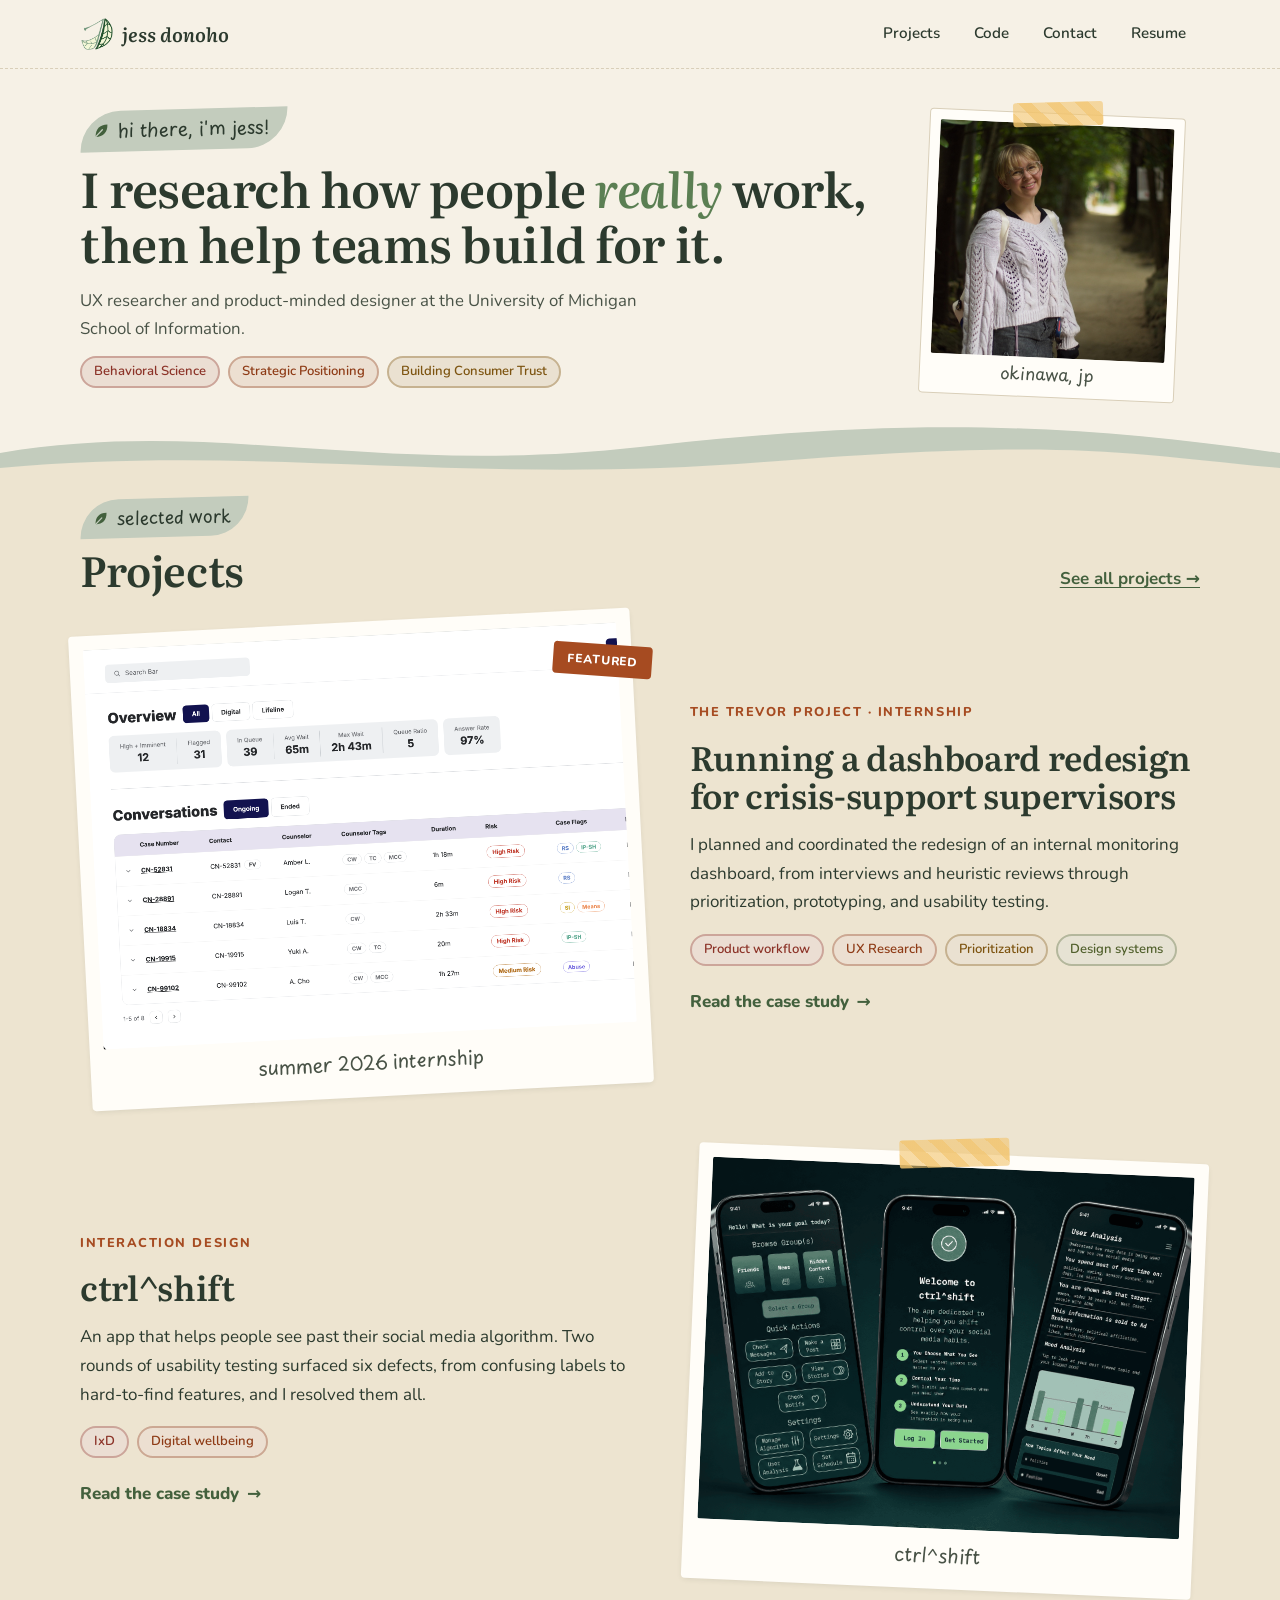
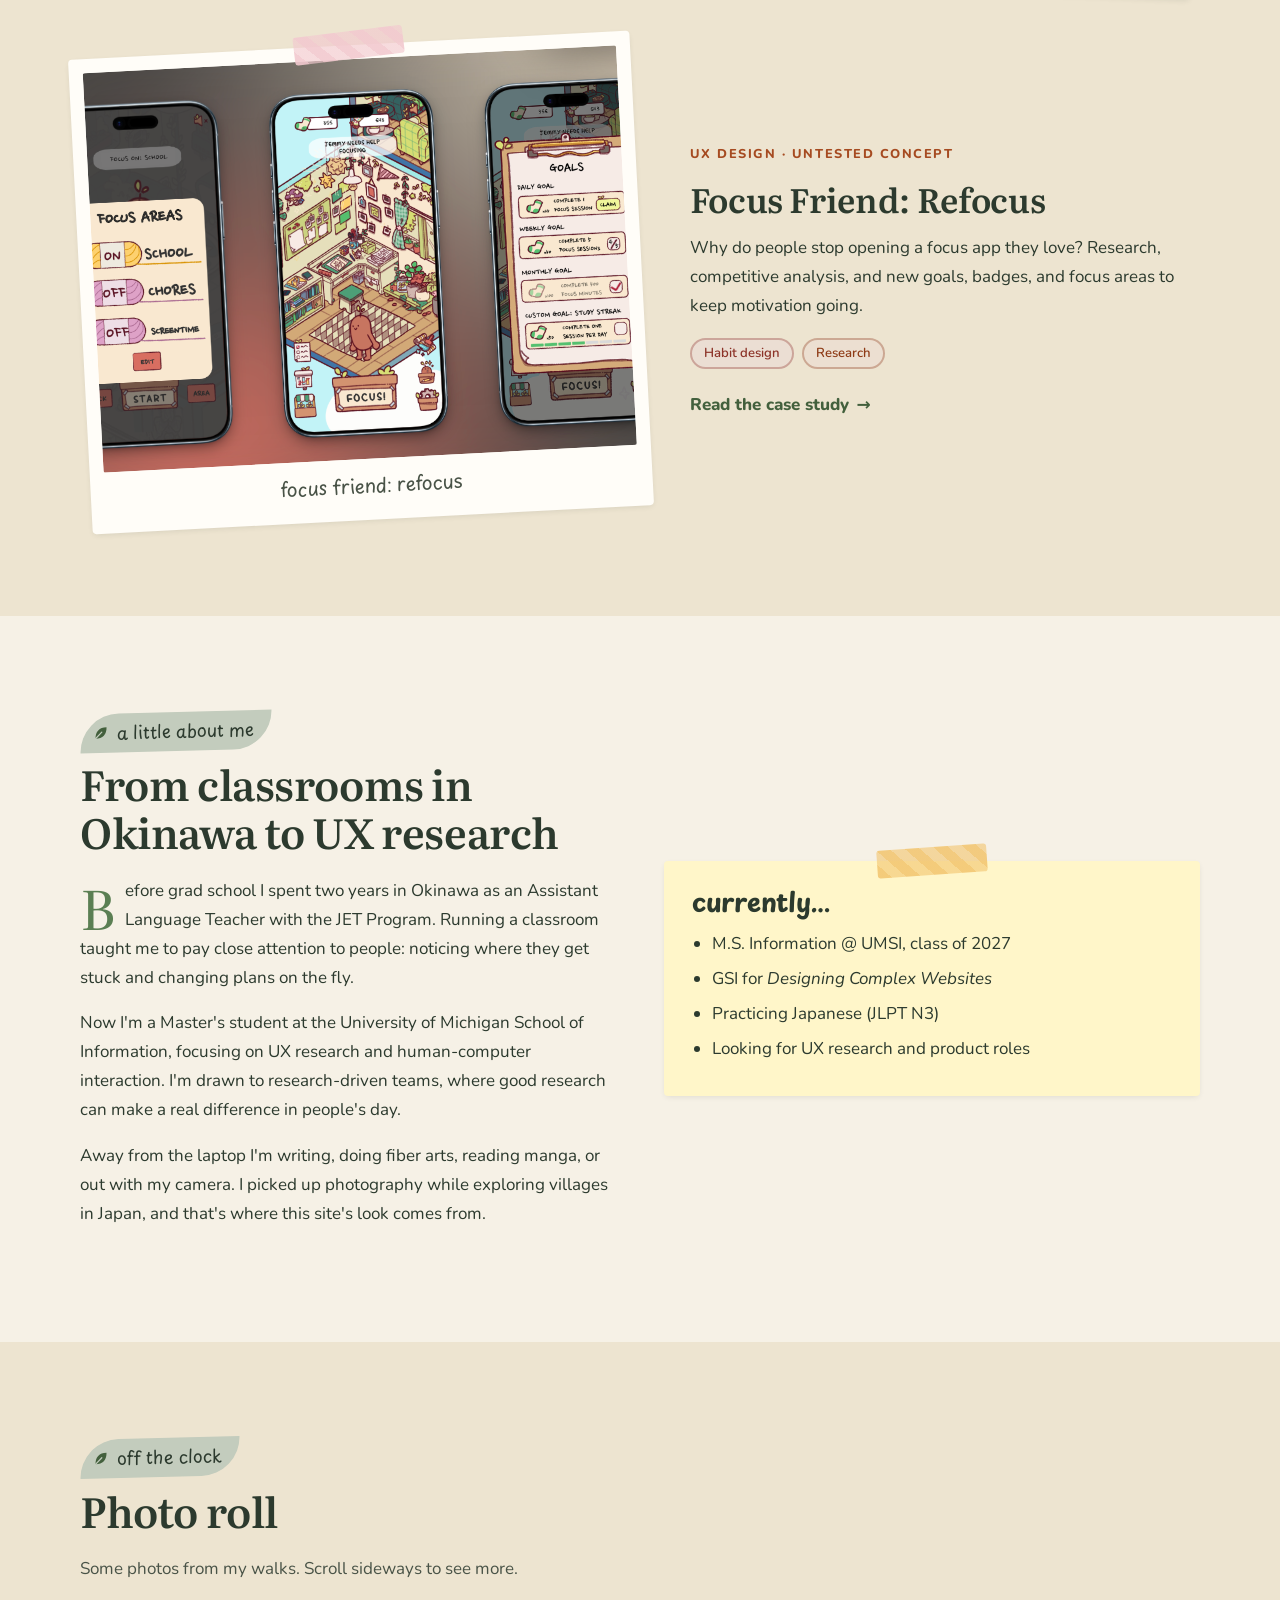
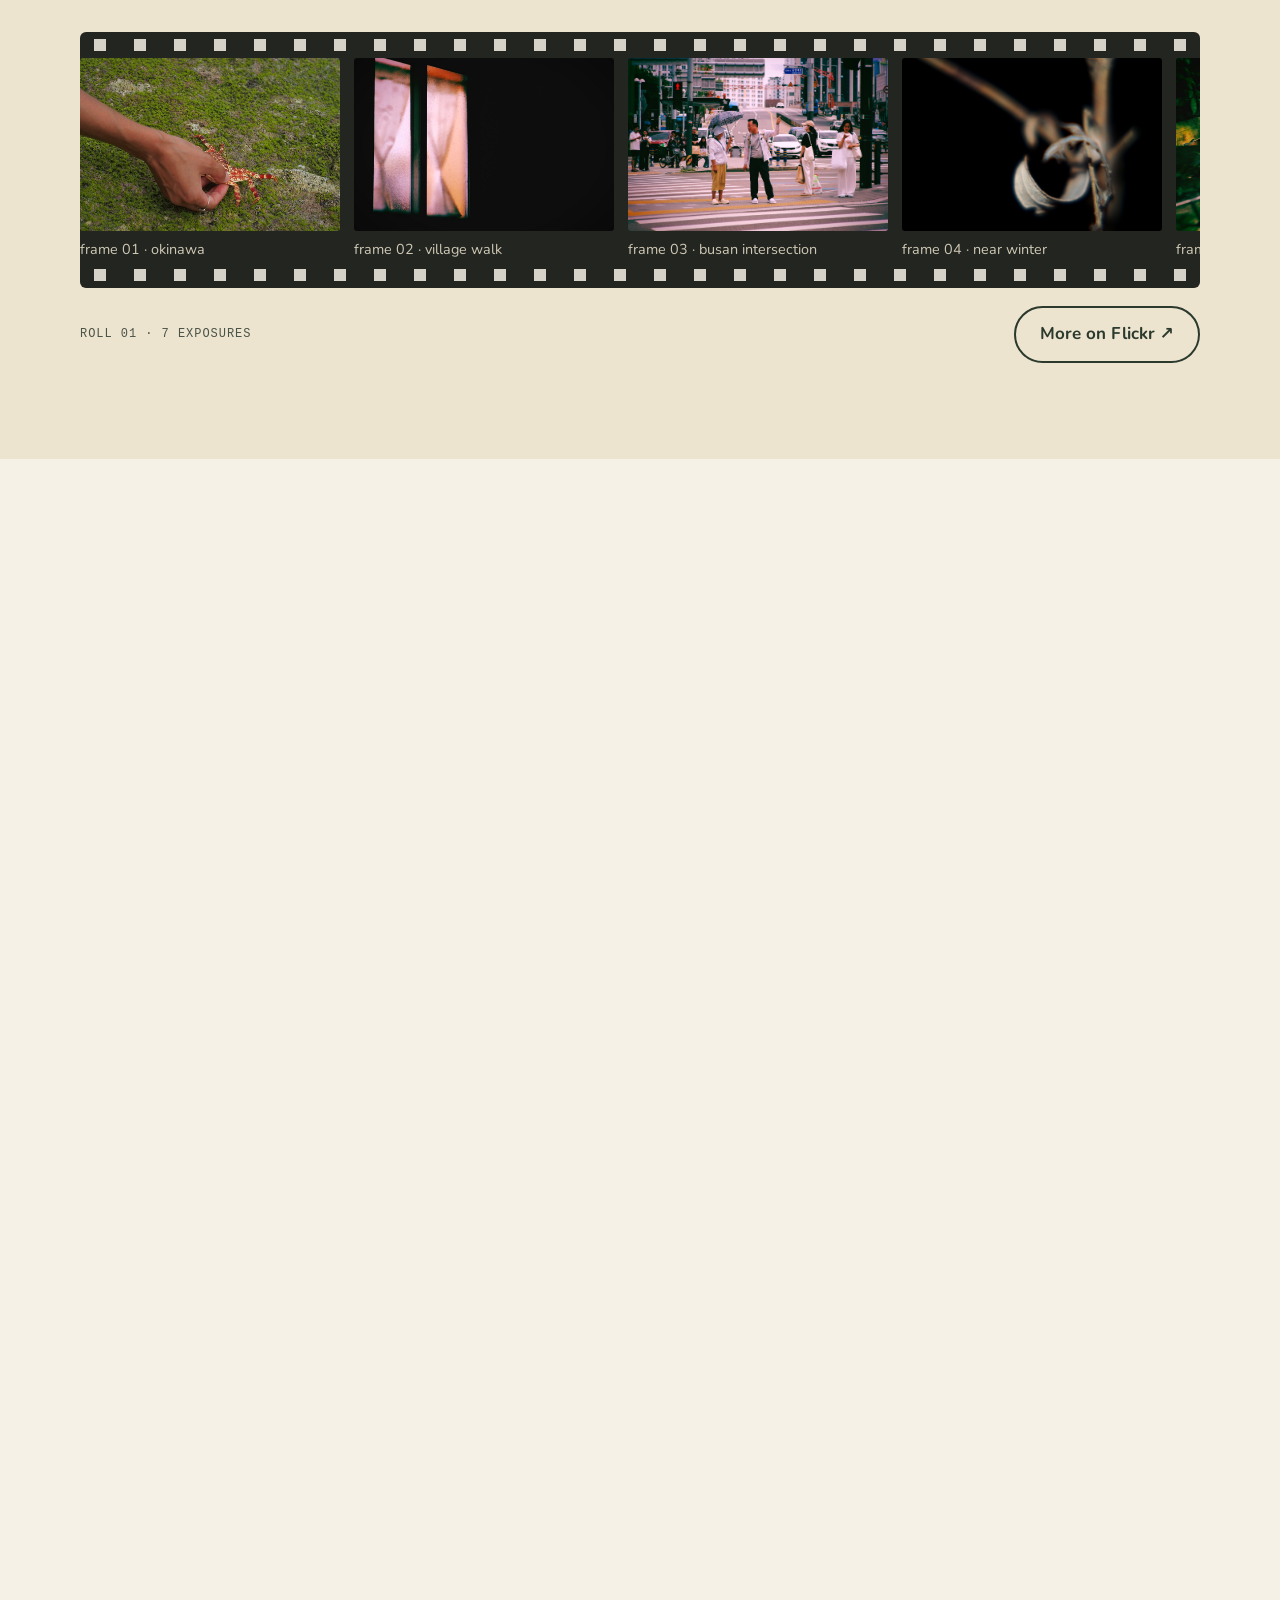
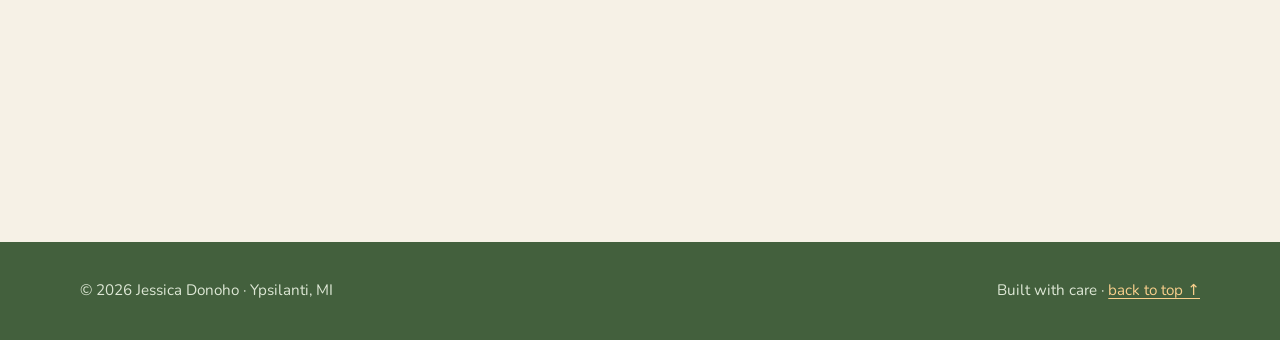
<file: index.html>
<!DOCTYPE html>
<!--
  ==========================================================================
  HOME PAGE — index.html

  PAGE MAP (search these names to jump to a section):
    <head>            fonts, page title, description
    SITE HEADER       logo + navigation (copy any change to every page!)
    HERO              name, tagline, keywords, portrait, rolling hills
    ABOUT             short bio + "currently" sticky note
    WORK              project cards (add new projects here)
    PHOTO ROLL        film-strip photo gallery
    EXPERIENCE        timeline + education
    CONTACT           email / LinkedIn / Flickr / resume
    SITE FOOTER

  IMAGES: put files in /images using the exact names in each <img src="...">.
  Until a file exists, the page shows a dashed placeholder with the file name.
  ==========================================================================
-->
<html lang="en" class="no-js">
<head>
  <meta charset="UTF-8" />
  <meta name="viewport" content="width=device-width, initial-scale=1.0" />

  <!-- Tab title + search/social description -->
  <title>Jessica Donoho — UX Research & Product</title>
  <meta name="description" content="Jessica Donoho — UX researcher and product-minded designer at the University of Michigan School of Information." />

  <!-- Browser tab icon (a little leaf) -->
  <link rel="icon" href="images/favicon.ico" sizes="any" />
  <link rel="icon" href="images/favicon-32.png" type="image/png" sizes="32x32" />
  <link rel="apple-touch-icon" href="images/apple-touch-icon.png" />

  <!-- Fonts: Literata (headings), Nunito (body), Playpen Sans (handwriting) -->
  <link rel="preconnect" href="https://fonts.googleapis.com" />
  <link rel="preconnect" href="https://fonts.gstatic.com" crossorigin />
  <link href="https://fonts.googleapis.com/css2?family=Literata:ital,opsz,wght@0,7..72,400..700;1,7..72,400..700&family=Nunito:wght@400;600;700;800&family=Playpen+Sans:wght@400..700&display=swap" rel="stylesheet" />

  <!-- All styling lives here -->
  <link rel="stylesheet" href="css/html_reset.css"/>
  <link rel="stylesheet" href="css/styles.css" />
</head>

<body>

  <!-- ======================================================================
       SITE HEADER
       Same on every page. If you add/rename a link, update the other pages too.
       ====================================================================== -->
  <header class="site-header">
    <a class="skip-link" href="#main">Skip to Main</a>
    <nav class="nav container" aria-label="Main">
      <a class="logo" href="index.html">
        <img src="images/logo.png" alt="" width="34" height="34" />
        jess donoho
      </a>

      <!-- Hamburger button (only visible on phones) -->
      <button class="nav-toggle" aria-label="Open menu" aria-expanded="false" aria-controls="nav-links">
        <svg viewBox="0 0 24 24" fill="none" stroke="currentColor" stroke-width="2.2" stroke-linecap="round" aria-hidden="true"><path d="M4 7h16M4 12h16M4 17h16" /></svg>
      </button>

      <ul class="nav-links" id="nav-links">
        <li><a href="projects.html">Projects</a></li>
        <li><a href="coding.html">Code</a></li>
        <li><a href="#contact">Contact</a></li>
        <!-- Resume PDF: save your resume as images/../resume.pdf in the project root -->
        <li><a href="resume.pdf" target="_blank" rel="noopener">Resume</a></li>
      </ul>
    </nav>
  </header>


  <main id="main">

    <!-- ====================================================================
         HERO
         ==================================================================== -->
    <section class="hero">
      <div class="container">
        <div class="hero-copy reveal">
          <!-- First in the markup so it floats beside the headline on phones -->
          <figure class="polaroid tilt-right taped hero-portrait">
            <img src="images/photos/jessica_d-hero.jpg" alt="Portrait of Jessica Donoho" width="1100" height="822" />
            <figcaption>okinawa, jp</figcaption>
          </figure>
          <span class="hand-label">hi there, i'm jess!</span>
          <h1>I research how people <span class="wave">really</span> work, then help teams build for it.</h1>
          <p class="lede">
            UX researcher and product-minded designer at the University of Michigan
            School of Information.
          </p>
          <ul class="chips">
            <li class="chip">Behavioral Science</li>
            <li class="chip">Strategic Positioning</li>
            <li class="chip">Building Consumer Trust</li>
            <!-- <li class="chip">Health</li>
            <li class="chip">Entertainment</li> -->
          </ul>
        </div>
      </div>

      <!-- Rolling hills at the bottom of the hero -->
      <svg class="hills" viewBox="0 0 1440 120" preserveAspectRatio="none" aria-hidden="true">
        <path d="M0 70 C 240 10, 420 110, 720 60 S 1200 20, 1440 70 V120 H0Z" fill="#C3CCBD" />
        <path d="M0 95 C 300 55, 520 125, 860 85 S 1260 70, 1440 95 V120 H0Z" fill="#EDE4D0" />
      </svg>
    </section>


    <!-- ====================================================================
         WORK — PROJECT CARDS
         To add a project: copy one <article class="project"> … </article>
         block and change the text, link, and image. Add "project--flip" to
         the class to put the image on the right instead of the left.
         ==================================================================== -->
    <section class="section section--tinted" id="work">
      <div class="container">
        <div class="work-head">
          <div>
            <span class="hand-label">selected work</span>
            <h2>Projects</h2>
          </div>
          <a href="projects.html">See all projects →</a>
        </div>

        <div class="projects">

          <!-- ---------- PROJECT 1: The Trevor Project (featured) ----------
               No .reveal: it starts partly on the first screen, and fading it in
               would leave a blank band on short laptop screens. -->
          <article class="project project--link">
            <div class="project-media">
              <span class="badge">FEATURED</span>
              <figure class="polaroid tilt-left">
                <!-- Thumbnail: images/trevor/cover.png -->
                <img style="object-fit: cover; object-position: left" src="images/trevor/dash_overview.png" alt="Redesigned crisis-monitoring dashboard for The Trevor Project" />
                <figcaption>summer 2026 internship</figcaption>
              </figure>
            </div>
            <div>
              <p class="kicker">The Trevor Project · Internship</p>
              <h3><a class="project-link" href="trevor-project.html">Running a dashboard redesign for crisis-support supervisors</a></h3>
              <p>
                I planned and coordinated the redesign of an internal monitoring dashboard,
                from interviews and heuristic reviews through prioritization, prototyping, and
                usability testing.
              </p>
              <ul class="chips">
                <li class="chip">Product workflow</li>
                <li class="chip">UX Research</li>
                <li class="chip">Prioritization</li>
                <li class="chip">Design systems</li>
              </ul>
              <span class="project-cta" aria-hidden="true">Read the case study <span>→</span></span>
            </div>
          </article>

          <!-- ---------- PROJECT 2: ctrl^shift ---------- -->
          <article class="project project--link project--flip reveal">
            <div class="project-media">
              <figure class="polaroid tilt-right taped">
                <img src="images/ctrl-shift/overview.png" alt="ctrl^shift app screens: home, onboarding, and user analysis" />
                <figcaption>ctrl^shift</figcaption>
              </figure>
            </div>
            <div>
              <p class="kicker">Interaction Design</p>
              <h3><a class="project-link" href="ctrl-shift.html">ctrl^shift</a></h3>
              <p>An app that helps people see past their social media algorithm. Two rounds of usability testing surfaced six defects, from confusing labels to hard-to-find features, and I resolved them all.</p>
              <ul class="chips">
                <li class="chip">IxD</li>
                <li class="chip">Digital wellbeing</li>
              </ul>
              <span class="project-cta" aria-hidden="true">Read the case study <span>→</span></span>
            </div>
          </article>

          <!-- ---------- PROJECT 3: Focus Friend ---------- -->
          <article class="project project--link reveal">
            <div class="project-media">
              <figure class="polaroid tilt-left taped taped--pink">
                <img src="images/refocus/cover.png" alt="Three Focus Friend screens: the Focus Areas toggles, the bean's room with the Focus button, and the Goals clipboard" />
                <figcaption>focus friend: refocus</figcaption>
              </figure>
            </div>
            <div>
              <p class="kicker">UX Design · Untested concept</p>
              <h3><a class="project-link" href="refocus.html">Focus Friend: Refocus</a></h3>
              <p>Why do people stop opening a focus app they love? Research, competitive analysis, and new goals, badges, and focus areas to keep motivation going.</p>
              <ul class="chips">
                <li class="chip">Habit design</li>
                <li class="chip">Research</li>
              </ul>
              <span class="project-cta" aria-hidden="true">Read the case study <span>→</span></span>
            </div>
          </article>

        </div>
      </div>
    </section>


    <!-- ====================================================================
         ABOUT
         ==================================================================== -->
    <section class="section" id="about">
      <div class="container grid-2">
        <div class="about-text reveal">
          <span class="hand-label">a little about me</span>
          <h2>From classrooms in Okinawa to UX research</h2>
          <p>
            Before grad school I spent two years in Okinawa as an Assistant Language Teacher
            with the JET Program. Running a classroom taught me to pay close attention to
            people: noticing where they get stuck and changing plans on the fly.
          </p>
          <p>
            Now I'm a Master's student at the University of Michigan School of Information,
            focusing on UX research and human-computer interaction. I'm drawn to
            research-driven teams, where good research can make a real difference in people's day.
          </p>
          <p>
            Away from the laptop I'm writing, doing fiber arts, reading manga, or out with my
            camera. I picked up photography while exploring villages in Japan, and that's where
            this site's look comes from.
          </p>
        </div>

        <!-- Sticky note: edit this list as things change -->
        <aside class="note-card taped reveal" aria-label="Currently">
          <h3>currently…</h3>
          <ul>
            <li>M.S. Information @ UMSI, class of 2027</li>
            <li>GSI for <em>Designing Complex Websites</em></li>
            <li>Practicing Japanese (JLPT N3)</li>
            <li>Looking for UX research and product roles</li>
          </ul>
        </aside>
      </div>
    </section>


    <!-- ====================================================================
         PHOTO ROLL — film-strip gallery
         Save photos as images/photos/photo-01.jpg … photo-06.jpg
         (landscape, ~1200px wide works well). Add or remove <figure> blocks
         to change how many show. Edit the captions to match your photos.
         ==================================================================== -->
    <section class="section section--tinted" id="photos">
      <div class="container">
        <div class="section-head reveal">
          <span class="hand-label">off the clock</span>
          <h2>Photo roll</h2>
          <p>Some photos from my walks. Scroll sideways to see more.</p>
        </div>

        <div class="film-strip reveal">
          <div class="film-frames" tabindex="0" aria-label="Photo gallery, scrolls horizontally">
            <figure><img src="images/photos/photoex1.jpg" alt="a hand grabbing a crab" loading="lazy" /><figcaption>frame 01 · okinawa</figcaption></figure>
            <figure><img src="images/photos/photoex2.jpg" alt="window with curtains" loading="lazy" /><figcaption>frame 02 · village walk</figcaption></figure>
            <figure><img src="images/photos/photoex3.jpg" alt="busan intersection with two people talking" loading="lazy" /><figcaption>frame 03 · busan intersection</figcaption></figure>
            <figure><img src="images/photos/photoex4.jpg" alt="curled up dead leaf" loading="lazy" /><figcaption>frame 04 · near winter</figcaption></figure>
            <figure><img src="images/photos/photoex5.jpg" alt="boat in a jungle overgrown with foliage" loading="lazy" /><figcaption>frame 05 · jungle boat</figcaption></figure>
            <figure><img src="images/photos/photoex6.jpg" alt="flowers at a flower stand" loading="lazy" /><figcaption>frame 06 · for a lover</figcaption></figure>
            <figure><img src="images/photos/photoex7.jpg" alt="building with cute grafiti" loading="lazy" /><figcaption>frame 07 · seoul city walk</figcaption></figure>

          </div>
        </div>

        <div class="photo-roll-foot">
          <span class="exif">roll 01 · 7 exposures</span>
          <a class="btn btn--ghost" href="https://www.flickr.com/photos/201592639@N07/" target="_blank" rel="noopener">More on Flickr ↗</a>
        </div>
      </div>
    </section>


    <!-- ====================================================================
         EXPERIENCE — "trail" timeline + education
         Add class="is-now" to an <li> to give it an orange (current) marker.
         Newest roles go at the top.
         ==================================================================== -->
    <section class="section" id="experience">
      <div class="container grid-2" style="align-items: start;">
        <div class="reveal">
          <span class="hand-label">the trail so far</span>
          <h2>Experience</h2>
          <ol class="trail">
            <li class="is-now">
              <span class="when">Aug 2026 – present</span>
              <h3>Graduate Student Instructor · UMSI</h3>
              <p>GSI for Designing Complex Websites.</p>
            </li>
            <li>
              <span class="when">Summer 2026</span>
              <h3>UX Design Intern · The Trevor Project</h3>
              <p>Planned and co-led the redesign of an internal crisis-monitoring dashboard: interviews, heuristic evaluation, prioritization, design system, and hi-fi prototype.</p>
            </li>
            <li>
              <span class="when">Sept 2025 – May 2026</span>
              <h3>Event Ambassador · UMSI Student Affairs</h3>
              <p>Represented the graduate program at recruitment events, advising prospective students.</p>
            </li>
            <li>
              <span class="when">Aug 2023 – Aug 2025</span>
              <h3>Assistant Language Teacher · JET Program</h3>
              <p>Managed the World Classroom platform and coordinated four cultural exchange events in Okinawa.</p>
            </li>
          </ol>
        </div>

        <div class="reveal">
          <span class="hand-label">school</span>
          <h2>Education</h2>
          <div class="edu-card">
            <h3>M.S. Information · University of Michigan</h3>
            <p>Human-Computer Interaction · Aug 2025 – May 2027</p>
          </div>
          <div class="edu-card">
            <h3>B.S. Cognitive Science · UC Davis</h3>
            <p>Graduated June 2023</p>
          </div>

          <span class="hand-label" style="margin-top: 16px;">toolkit</span>
          <ul class="chips">
            <li class="chip">User interviews</li>
            <li class="chip">Heuristic evaluation</li>
            <li class="chip">Usability testing</li>
            <li class="chip">Agile / Scrum</li>
            <li class="chip">Roadmapping</li>
            <li class="chip">Figma &amp; FigJam</li>
            <li class="chip">Design systems</li>
            <li class="chip">HTML / CSS</li>
            <li class="chip">Japanese (N3)</li>
          </ul>
        </div>
      </div>
    </section>


    <!-- ====================================================================
         CONTACT
         ==================================================================== -->
    <section class="section" id="contact" style="padding-top: 0;">
      <div class="container">
        <div class="contact-card reveal">
          <span class="hand-label">say hello!</span>
          <h2>Let's make something thoughtful together</h2>
          <p>I'm looking for UX research and product roles at user-obsessed, research-driven companies in tech, health, and entertainment. I'd love to hear from you.</p>
          <div class="contact-links">
            <a href="mailto:jdonoho@umich.edu">jdonoho@umich.edu</a>
            <button class="copy-email" type="button" data-copy="jdonoho@umich.edu" aria-live="polite">Copy email</button>
            <a href="https://www.linkedin.com/in/jessica-donoho/" target="_blank" rel="noopener">LinkedIn ↗</a>
            <a href="https://www.flickr.com/photos/201592639@N07/" target="_blank" rel="noopener">Flickr ↗</a>
            <a href="resume.pdf" target="_blank" rel="noopener">Resume (PDF) ↗</a>
          </div>
        </div>
      </div>
    </section>

  </main>


  <!-- ======================================================================
       SITE FOOTER
       ====================================================================== -->
  <footer class="site-footer">
    <div class="container">
      <span>© <span data-year>2026</span> Jessica Donoho · Ypsilanti, MI</span>
      <span>Built with care · <a href="#top" onclick="window.scrollTo(0,0);return false;">back to top ↑</a></span>
    </div>
  </footer>

  <!-- Shared scripts (menu, image placeholders, animations) -->
  <script src="js/main.js"></script>
</body>
</html>
</file>
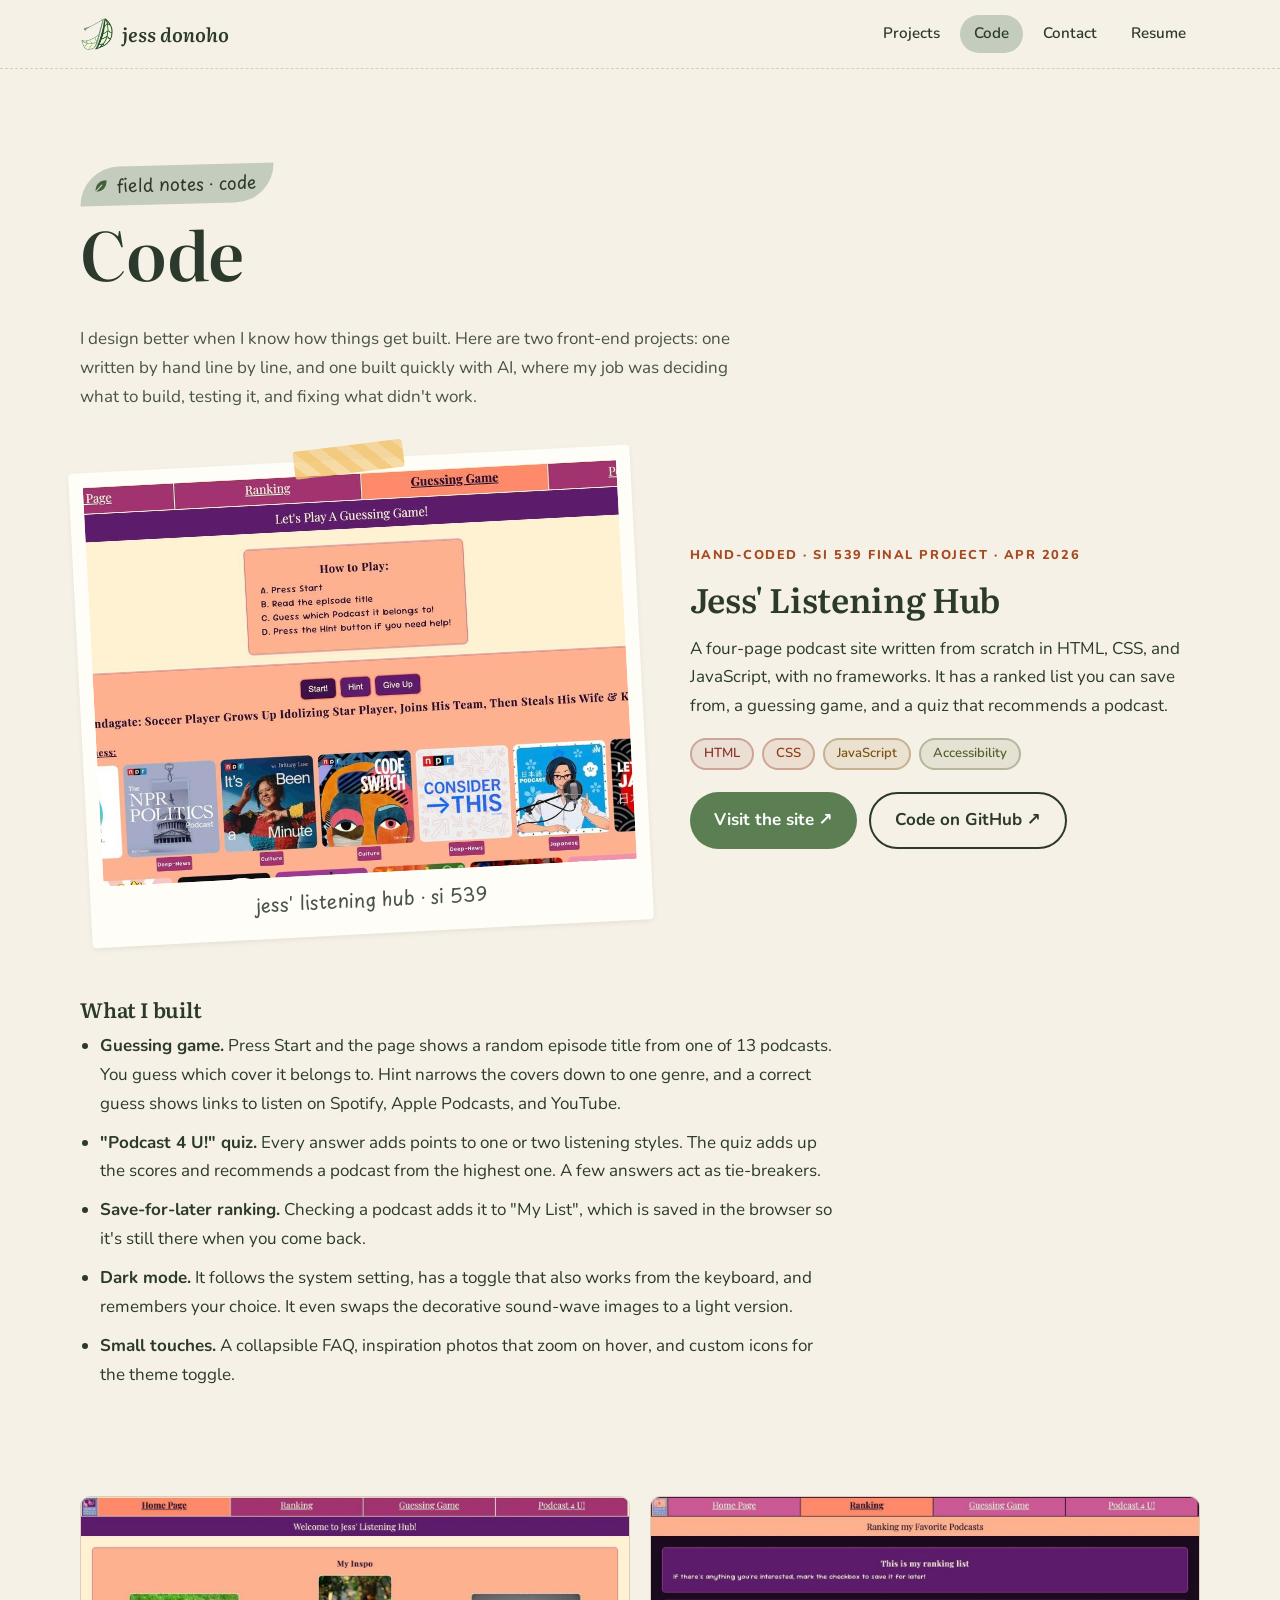
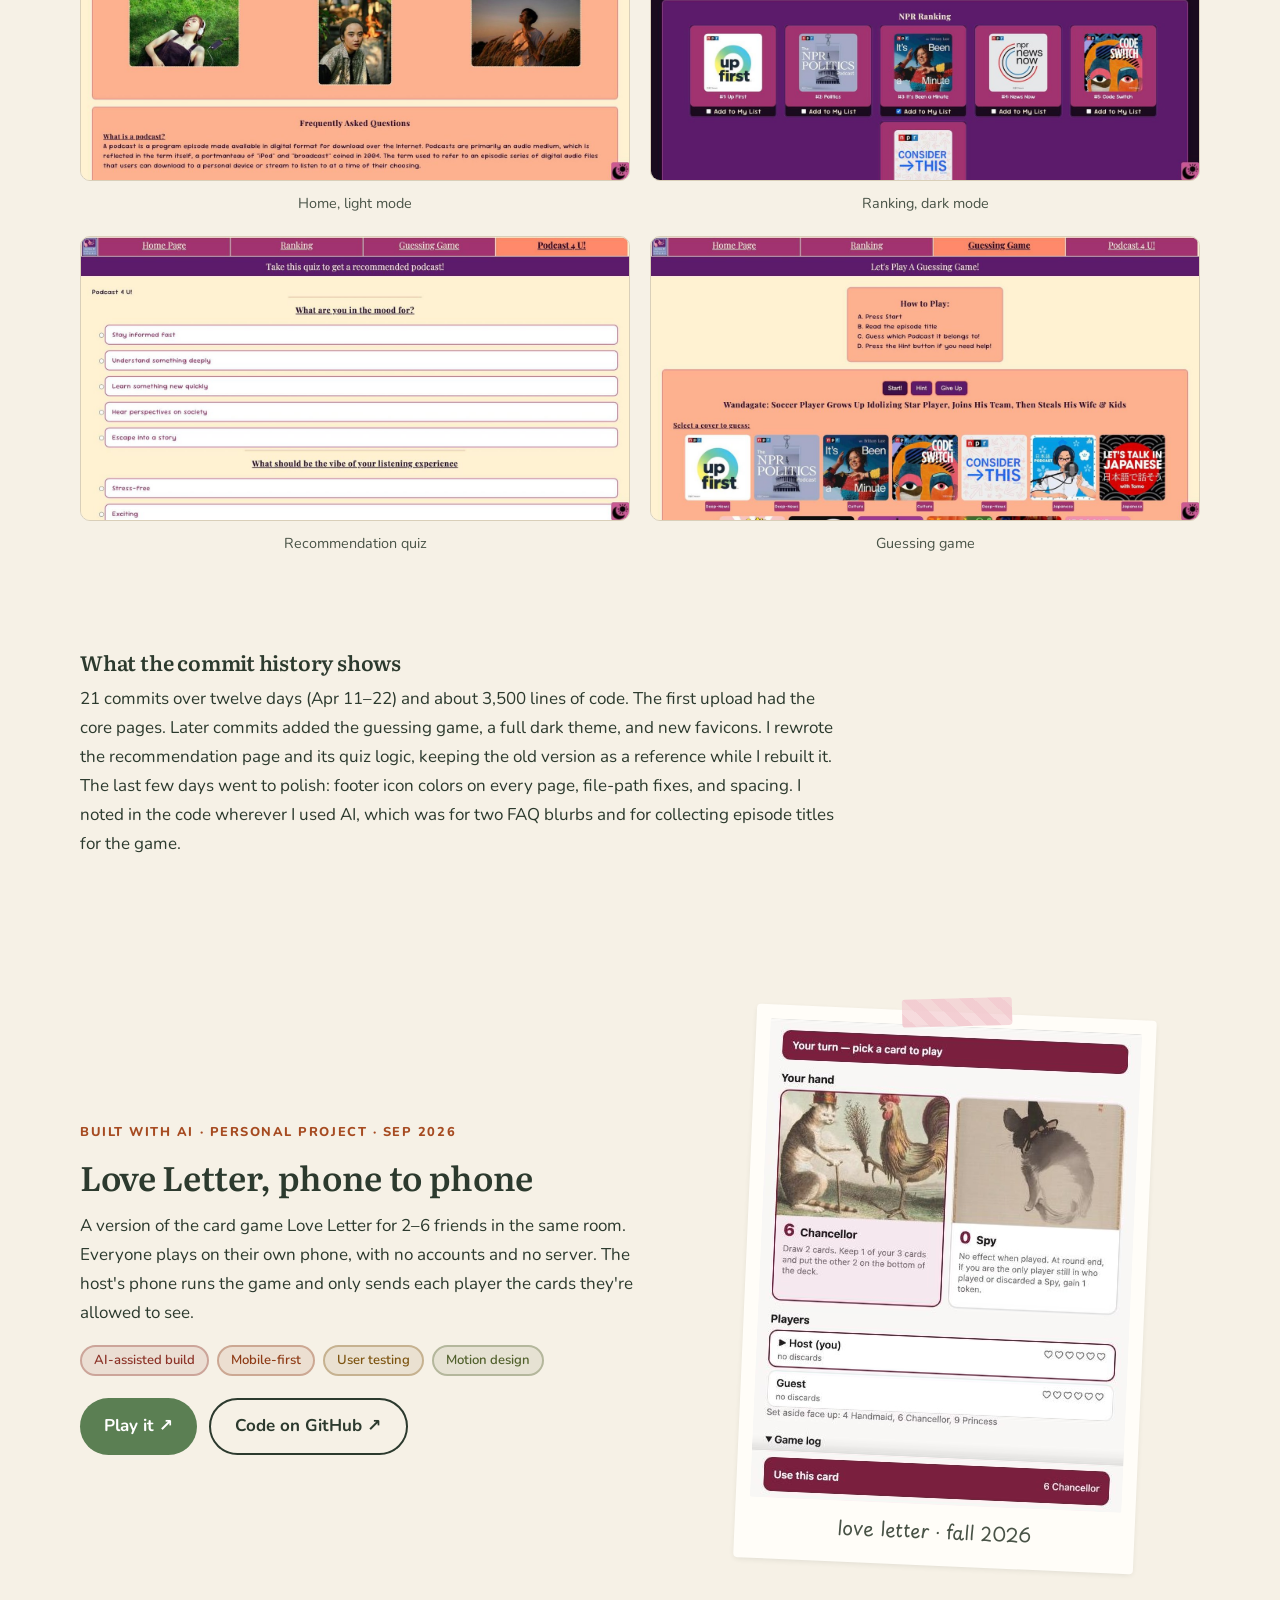
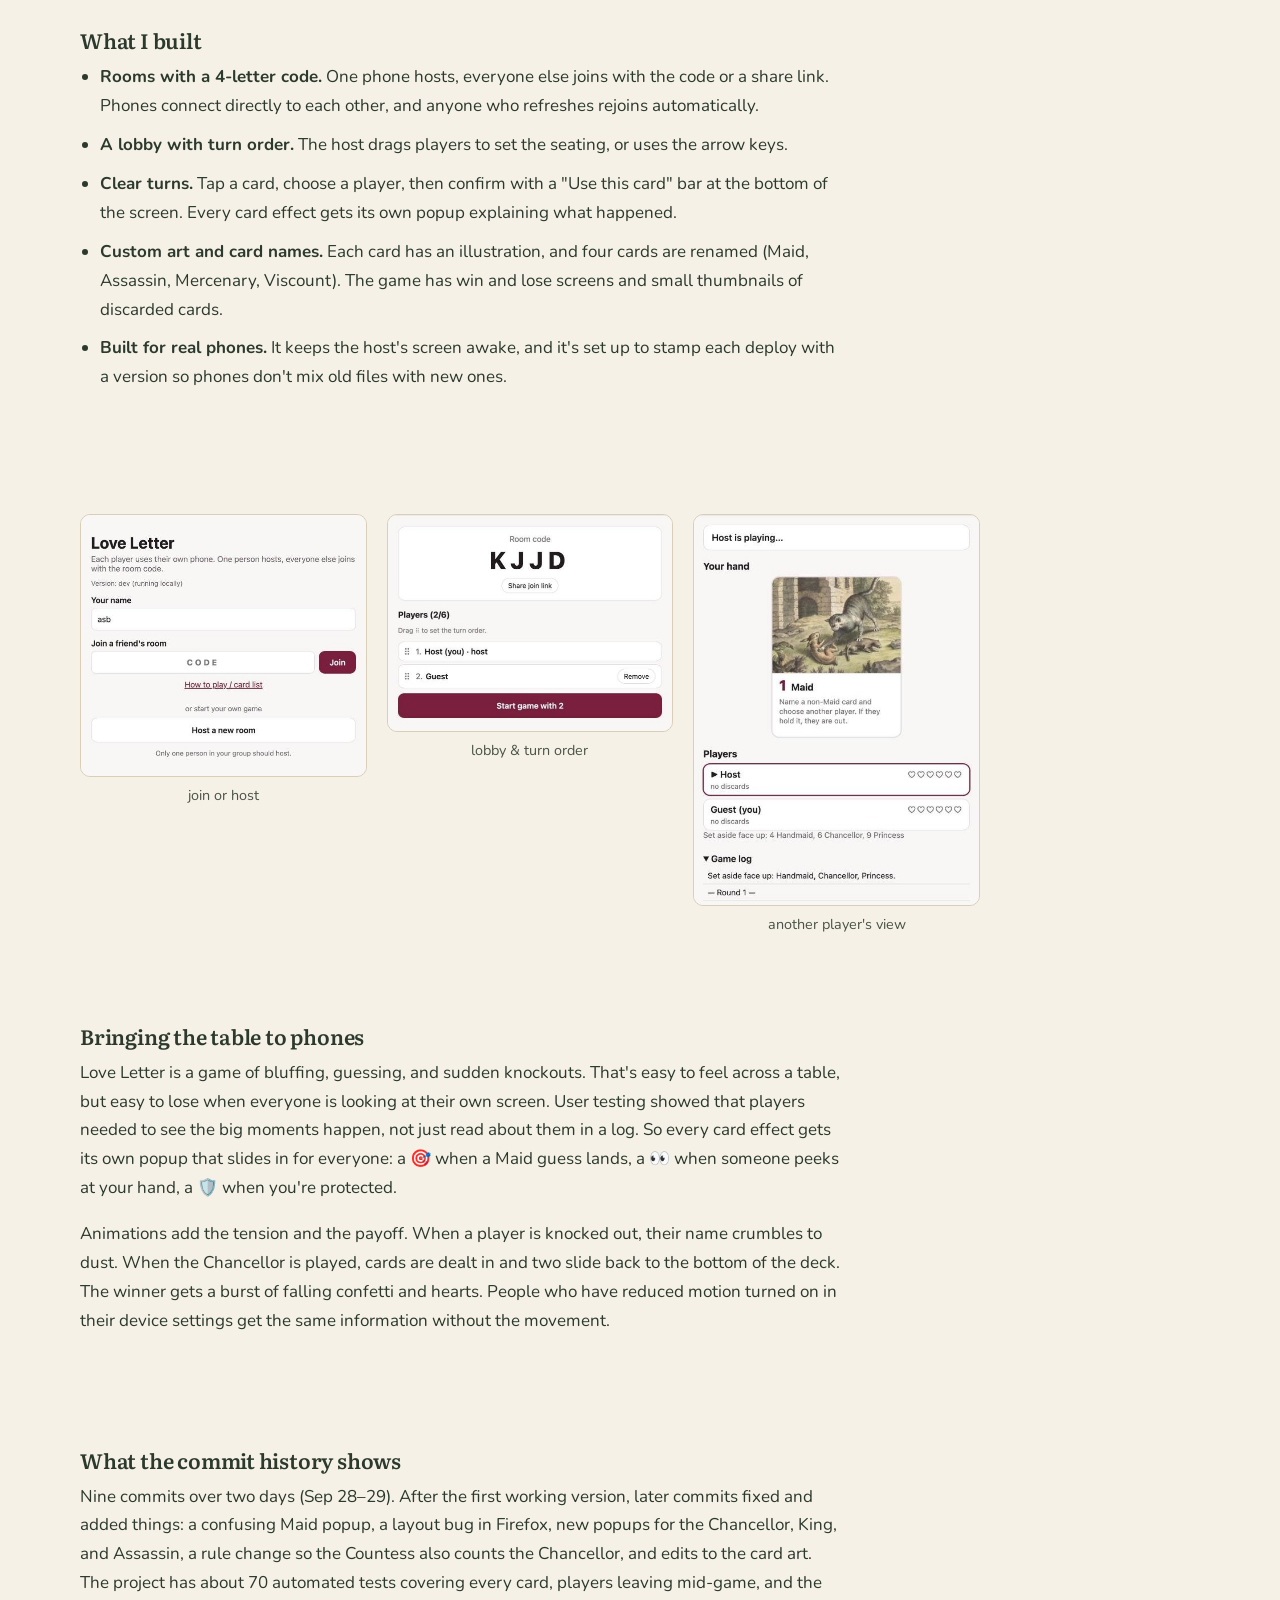
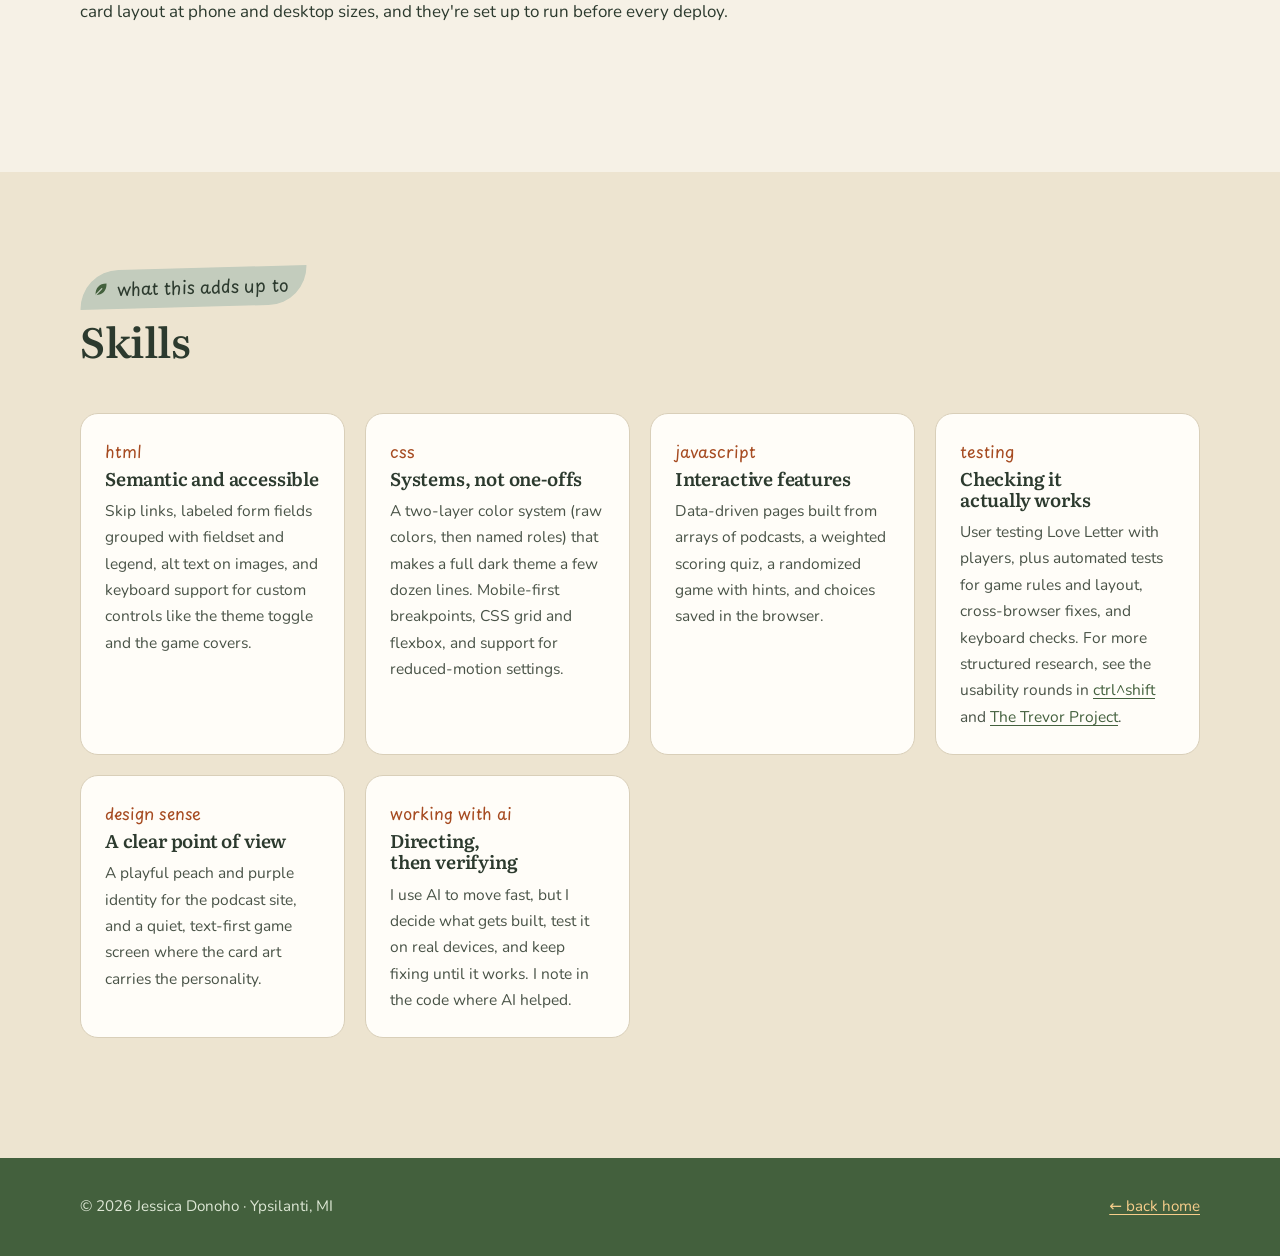
<file: coding.html>
<!DOCTYPE html>
<!--
  ==========================================================================
  CODE — coding.html
  Front-end projects: what I built, and what the commit history shows about
  my HTML, CSS, JS, testing, and design skills.
  IMAGES: images/coding/ (screenshots of the live sites).
  ==========================================================================
-->
<html lang="en" class="no-js">
<head>
  <meta charset="UTF-8" />
  <meta name="viewport" content="width=device-width, initial-scale=1.0" />
  <title>Code — Jessica Donoho</title>
  <meta name="description" content="Front-end projects by Jessica Donoho: a hand-coded podcast site and a phone-to-phone Love Letter card game." />
  <link rel="icon" href="images/favicon.ico" sizes="any" />
  <link rel="icon" href="images/favicon-32.png" type="image/png" sizes="32x32" />
  <link rel="apple-touch-icon" href="images/apple-touch-icon.png" />

  <link rel="preconnect" href="https://fonts.googleapis.com" />
  <link rel="preconnect" href="https://fonts.gstatic.com" crossorigin />
  <link href="https://fonts.googleapis.com/css2?family=Literata:ital,opsz,wght@0,7..72,400..700;1,7..72,400..700&family=Nunito:wght@400;600;700;800&family=Playpen+Sans:wght@400..700&display=swap" rel="stylesheet" />
  <link rel="stylesheet" href="css/html_reset.css"/>
  <link rel="stylesheet" href="css/styles.css" />
</head>

<body>

  <!-- ======================================================================
       SITE HEADER
       ====================================================================== -->
  <header class="site-header">
    <a class="skip-link" href="#main">Skip to Main</a>
    <nav class="nav container" aria-label="Main">
      <a class="logo" href="index.html">
        <img src="images/logo.png" alt="" width="34" height="34" />
        jess donoho
      </a>
      <button class="nav-toggle" aria-label="Open menu" aria-expanded="false" aria-controls="nav-links">
        <svg viewBox="0 0 24 24" fill="none" stroke="currentColor" stroke-width="2.2" stroke-linecap="round" aria-hidden="true"><path d="M4 7h16M4 12h16M4 17h16" /></svg>
      </button>
      <ul class="nav-links" id="nav-links">
        <li><a href="projects.html">Projects</a></li>
        <li><a href="coding.html" aria-current="page">Code</a></li>
        <li><a href="index.html#contact">Contact</a></li>
        <li><a href="resume.pdf" target="_blank" rel="noopener">Resume</a></li>
      </ul>
    </nav>
  </header>


  <main id="main">
    <section class="section">
      <div class="container">
        <div class="section-head reveal">
          <span class="hand-label">field notes · code</span>
          <h1>Code</h1>
          <p>
            I design better when I know how things get built. Here are two front-end projects:
            one written by hand line by line, and one built quickly with AI, where my job was
            deciding what to build, testing it, and fixing what didn't work.
          </p>
        </div>

        <div class="projects">

          <!-- ---------- Jess' Listening Hub (SI 539) ---------- -->
          <article class="project reveal">
            <div class="project-media">
              <figure class="polaroid tilt-left taped">
                <img src="images/coding/podcast-guessing.jpg" alt="The podcast guessing game: an episode title above a grid of podcast covers, each tagged with a genre" />
                <figcaption>jess' listening hub · si 539</figcaption>
              </figure>
            </div>
            <div>
              <p class="kicker">Hand-coded · SI 539 final project · Apr 2026</p>
              <h2 class="h3-like">Jess' Listening Hub</h2>
              <p>
                A four-page podcast site written from scratch in HTML, CSS, and JavaScript, with no
                frameworks. It has a ranked list you can save from, a guessing game, and a quiz
                that recommends a podcast.
              </p>
              <ul class="chips">
                <li class="chip">HTML</li>
                <li class="chip">CSS</li>
                <li class="chip">JavaScript</li>
                <li class="chip">Accessibility</li>
              </ul>
              <p style="display:flex; gap:12px; flex-wrap:wrap; margin:0;">
                <a class="btn btn--primary" href="https://jessicadonoho.github.io/final-project-w26/" target="_blank" rel="noopener">Visit the site ↗</a>
                <a class="btn btn--ghost" href="https://github.com/jessicadonoho/final-project-w26" target="_blank" rel="noopener">Code on GitHub ↗</a>
              </p>
            </div>
          </article>

          <div class="code-detail reveal">
            <h3>What I built</h3>
            <ul class="code-list">
              <li><strong>Guessing game.</strong> Press Start and the page shows a random episode title from one of 13 podcasts. You guess which cover it belongs to. Hint narrows the covers down to one genre, and a correct guess shows links to listen on Spotify, Apple Podcasts, and YouTube.</li>
              <li><strong>"Podcast 4 U!" quiz.</strong> Every answer adds points to one or two listening styles. The quiz adds up the scores and recommends a podcast from the highest one. A few answers act as tie-breakers.</li>
              <li><strong>Save-for-later ranking.</strong> Checking a podcast adds it to "My List", which is saved in the browser so it's still there when you come back.</li>
              <li><strong>Dark mode.</strong> It follows the system setting, has a toggle that also works from the keyboard, and remembers your choice. It even swaps the decorative sound-wave images to a light version.</li>
              <li><strong>Small touches.</strong> A collapsible FAQ, inspiration photos that zoom on hover, and custom icons for the theme toggle.</li>
            </ul>
          </div>

          <div class="shot-grid">
            <figure class="shot reveal"><img src="images/coding/podcast-home.jpg" alt="Home page in light mode: a peach and purple layout with inspiration photos and an FAQ" loading="lazy" /><figcaption>Home, light mode</figcaption></figure>
            <figure class="shot reveal"><img src="images/coding/podcast-ranking-dark.jpg" alt="Ranking page in dark mode: podcast covers in cards, each with an Add to My List checkbox" loading="lazy" /><figcaption>Ranking, dark mode</figcaption></figure>
            <figure class="shot reveal"><img src="images/coding/podcast-quiz.jpg" alt="The Podcast 4 U quiz: large, easy-to-tap answer options under each question" loading="lazy" /><figcaption>Recommendation quiz</figcaption></figure>
            <figure class="shot reveal"><img src="images/coding/podcast-guessing.jpg" alt="Guessing game after pressing Start, with an episode title and cover options" loading="lazy" /><figcaption>Guessing game</figcaption></figure>
          </div>

          <div class="code-detail reveal">
            <h3>What the commit history shows</h3>
            <p>
              21 commits over twelve days (Apr 11–22) and about 3,500 lines of code. The first
              upload had the core pages. Later commits added the guessing game, a full dark theme,
              and new favicons. I rewrote the recommendation page and its quiz logic, keeping the
              old version as a reference while I rebuilt it. The last few days went to polish:
              footer icon colors on every page, file-path fixes, and spacing. I noted
              in the code wherever I used AI, which was for two FAQ blurbs and for collecting
              episode titles for the game.
            </p>
          </div>


          <!-- ---------- Love Letter ---------- -->
          <article class="project project--flip reveal" style="margin-top: 48px;">
            <div class="project-media">
              <figure class="polaroid polaroid--fit tilt-right taped taped--pink">
                <img src="images/coding/loveletter-turn.jpg" alt="Love Letter on a phone: your hand of two illustrated cards, the player list with heart tokens, and a Use this card bar" />
                <figcaption>love letter · fall 2026</figcaption>
              </figure>
            </div>
            <div>
              <p class="kicker">Built with AI · Personal project · Sep 2026</p>
              <h2 class="h3-like">Love Letter, phone to phone</h2>
              <p>
                A version of the card game Love Letter for 2–6 friends in the same room. Everyone
                plays on their own phone, with no accounts and no server. The host's phone runs
                the game and only sends each player the cards they're allowed to see.
              </p>
              <ul class="chips">
                <li class="chip">AI-assisted build</li>
                <li class="chip">Mobile-first</li>
                <li class="chip">User testing</li>
                <li class="chip">Motion design</li>
              </ul>
              <p style="display:flex; gap:12px; flex-wrap:wrap; margin:0;">
                <a class="btn btn--primary" href="https://jessicadonoho.github.io/love-letter/" target="_blank" rel="noopener">Play it ↗</a>
                <a class="btn btn--ghost" href="https://github.com/jessicadonoho/love-letter" target="_blank" rel="noopener">Code on GitHub ↗</a>
              </p>
            </div>
          </article>

          <div class="code-detail reveal">
            <h3>What I built</h3>
            <ul class="code-list">
              <li><strong>Rooms with a 4-letter code.</strong> One phone hosts, everyone else joins with the code or a share link. Phones connect directly to each other, and anyone who refreshes rejoins automatically.</li>
              <li><strong>A lobby with turn order.</strong> The host drags players to set the seating, or uses the arrow keys.</li>
              <li><strong>Clear turns.</strong> Tap a card, choose a player, then confirm with a "Use this card" bar at the bottom of the screen. Every card effect gets its own popup explaining what happened.</li>
              <li><strong>Custom art and card names.</strong> Each card has an illustration, and four cards are renamed (Maid, Assassin, Mercenary, Viscount). The game has win and lose screens and small thumbnails of discarded cards.</li>
              <li><strong>Built for real phones.</strong> It keeps the host's screen awake, and it's set up to stamp each deploy with a version so phones don't mix old files with new ones.</li>
            </ul>
          </div>

          <div class="screens screens--paper code-phones">
            <figure class="reveal"><img src="images/coding/loveletter-home.jpg" alt="Love Letter home screen with a name field, a room code field, and a Host a new room button" loading="lazy" /><figcaption>join or host</figcaption></figure>
            <figure class="reveal"><img src="images/coding/loveletter-lobby.jpg" alt="Lobby showing room code KJJD, two players with drag handles, and a Start game button" loading="lazy" /><figcaption>lobby &amp; turn order</figcaption></figure>
            <figure class="reveal"><img src="images/coding/loveletter-guest.jpg" alt="The other player's phone: their single card and a note that the host is playing" loading="lazy" /><figcaption>another player's view</figcaption></figure>
          </div>

          <div class="code-detail reveal">
            <h3>Bringing the table to phones</h3>
            <p>
              Love Letter is a game of bluffing, guessing, and sudden knockouts. That's easy to
              feel across a table, but easy to lose when everyone is looking at their own screen.
              User testing showed that players needed to see the big moments happen, not just
              read about them in a log. So every card effect gets its own popup that slides in for
              everyone: a 🎯 when a Maid guess lands, a 👀 when someone peeks at your hand, a 🛡️
              when you're protected.
            </p>
            <p>
              Animations add the tension and the payoff. When a player is knocked out, their name
              crumbles to dust. When the Chancellor is played, cards are dealt in and two slide
              back to the bottom of the deck. The winner gets a burst of falling confetti and
              hearts. People who have reduced motion turned on in their device settings get the
              same information without the movement.
            </p>
          </div>

          <div class="code-detail reveal">
            <h3>What the commit history shows</h3>
            <p>
              Nine commits over two days (Sep 28–29). After the first working version, later
              commits fixed and added things: a confusing Maid popup, a layout bug in Firefox,
              new popups for the Chancellor, King, and Assassin, a rule change so the Countess
              also counts the Chancellor, and edits to the card art. The project has about 70 automated tests
              covering every card, players leaving mid-game, and the card layout at phone and
              desktop sizes, and they're set up to run before every deploy.
            </p>
          </div>

        </div>
      </div>
    </section>


    <!-- ==================================================================
         SKILLS
         ================================================================== -->
    <section class="section section--tinted">
      <div class="container">
        <div class="section-head reveal">
          <span class="hand-label">what this adds up to</span>
          <h2>Skills</h2>
        </div>
        <div class="cards">
          <div class="card reveal">
            <span class="tag">html</span>
            <h3>Semantic and accessible</h3>
            <p>Skip links, labeled form fields grouped with fieldset and legend, alt text on images, and keyboard support for custom controls like the theme toggle and the game covers.</p>
          </div>
          <div class="card reveal">
            <span class="tag">css</span>
            <h3>Systems, not one-offs</h3>
            <p>A two-layer color system (raw colors, then named roles) that makes a full dark theme a few dozen lines. Mobile-first breakpoints, CSS grid and flexbox, and support for reduced-motion settings.</p>
          </div>
          <div class="card reveal">
            <span class="tag">javascript</span>
            <h3>Interactive features</h3>
            <p>Data-driven pages built from arrays of podcasts, a weighted scoring quiz, a randomized game with hints, and choices saved in the browser.</p>
          </div>
          <div class="card reveal">
            <span class="tag">testing</span>
            <h3>Checking it actually works</h3>
            <p>User testing Love Letter with players, plus automated tests for game rules and layout, cross-browser fixes, and keyboard checks. For more structured research, see the usability rounds in <a href="ctrl-shift.html">ctrl^shift</a> and <a href="trevor-project.html">The Trevor Project</a>.</p>
          </div>
          <div class="card reveal">
            <span class="tag">design sense</span>
            <h3>A clear point of view</h3>
            <p>A playful peach and purple identity for the podcast site, and a quiet, text-first game screen where the card art carries the personality.</p>
          </div>
          <div class="card reveal">
            <span class="tag">working with ai</span>
            <h3>Directing, then verifying</h3>
            <p>I use AI to move fast, but I decide what gets built, test it on real devices, and keep fixing until it works. I note in the code where AI helped.</p>
          </div>
        </div>
      </div>
    </section>
  </main>


  <footer class="site-footer">
    <div class="container">
      <span>© <span data-year>2026</span> Jessica Donoho · Ypsilanti, MI</span>
      <span><a href="index.html">← back home</a></span>
    </div>
  </footer>

  <script src="js/main.js"></script>
</body>
</html>
</file>
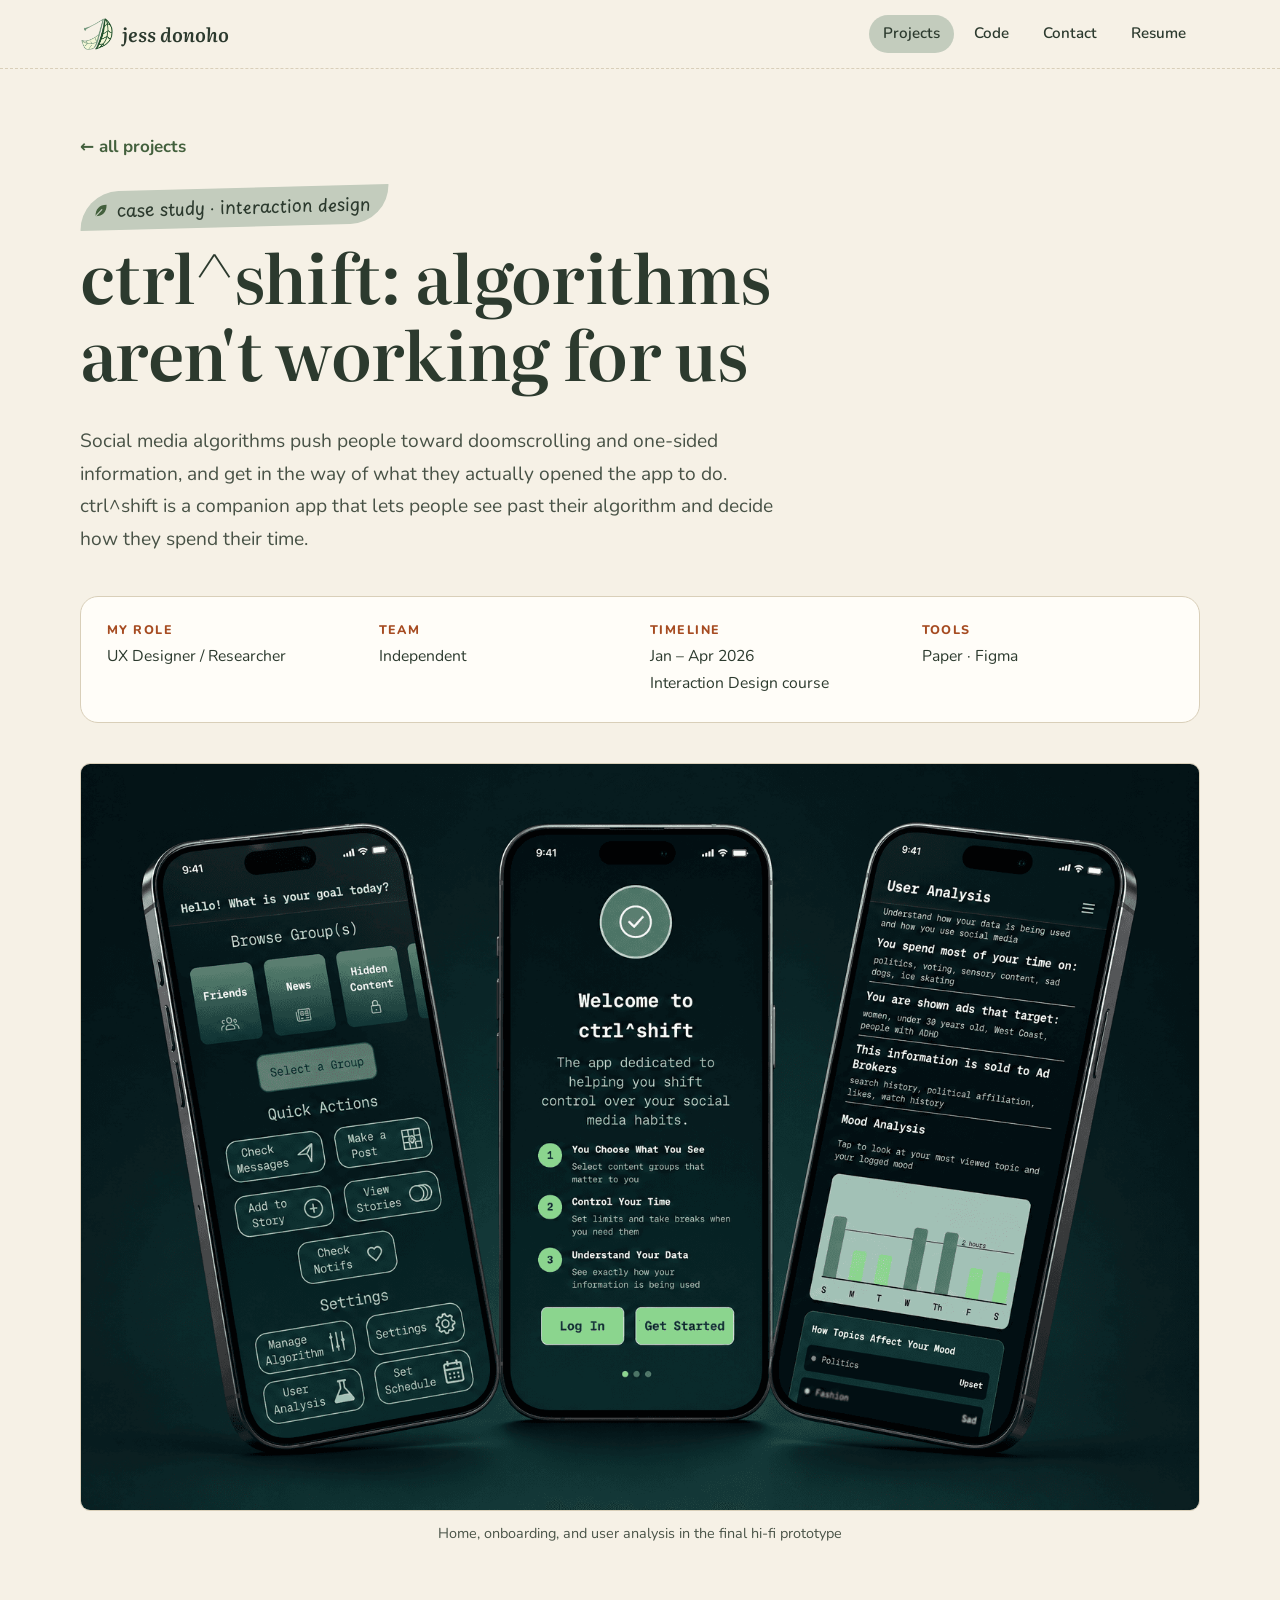
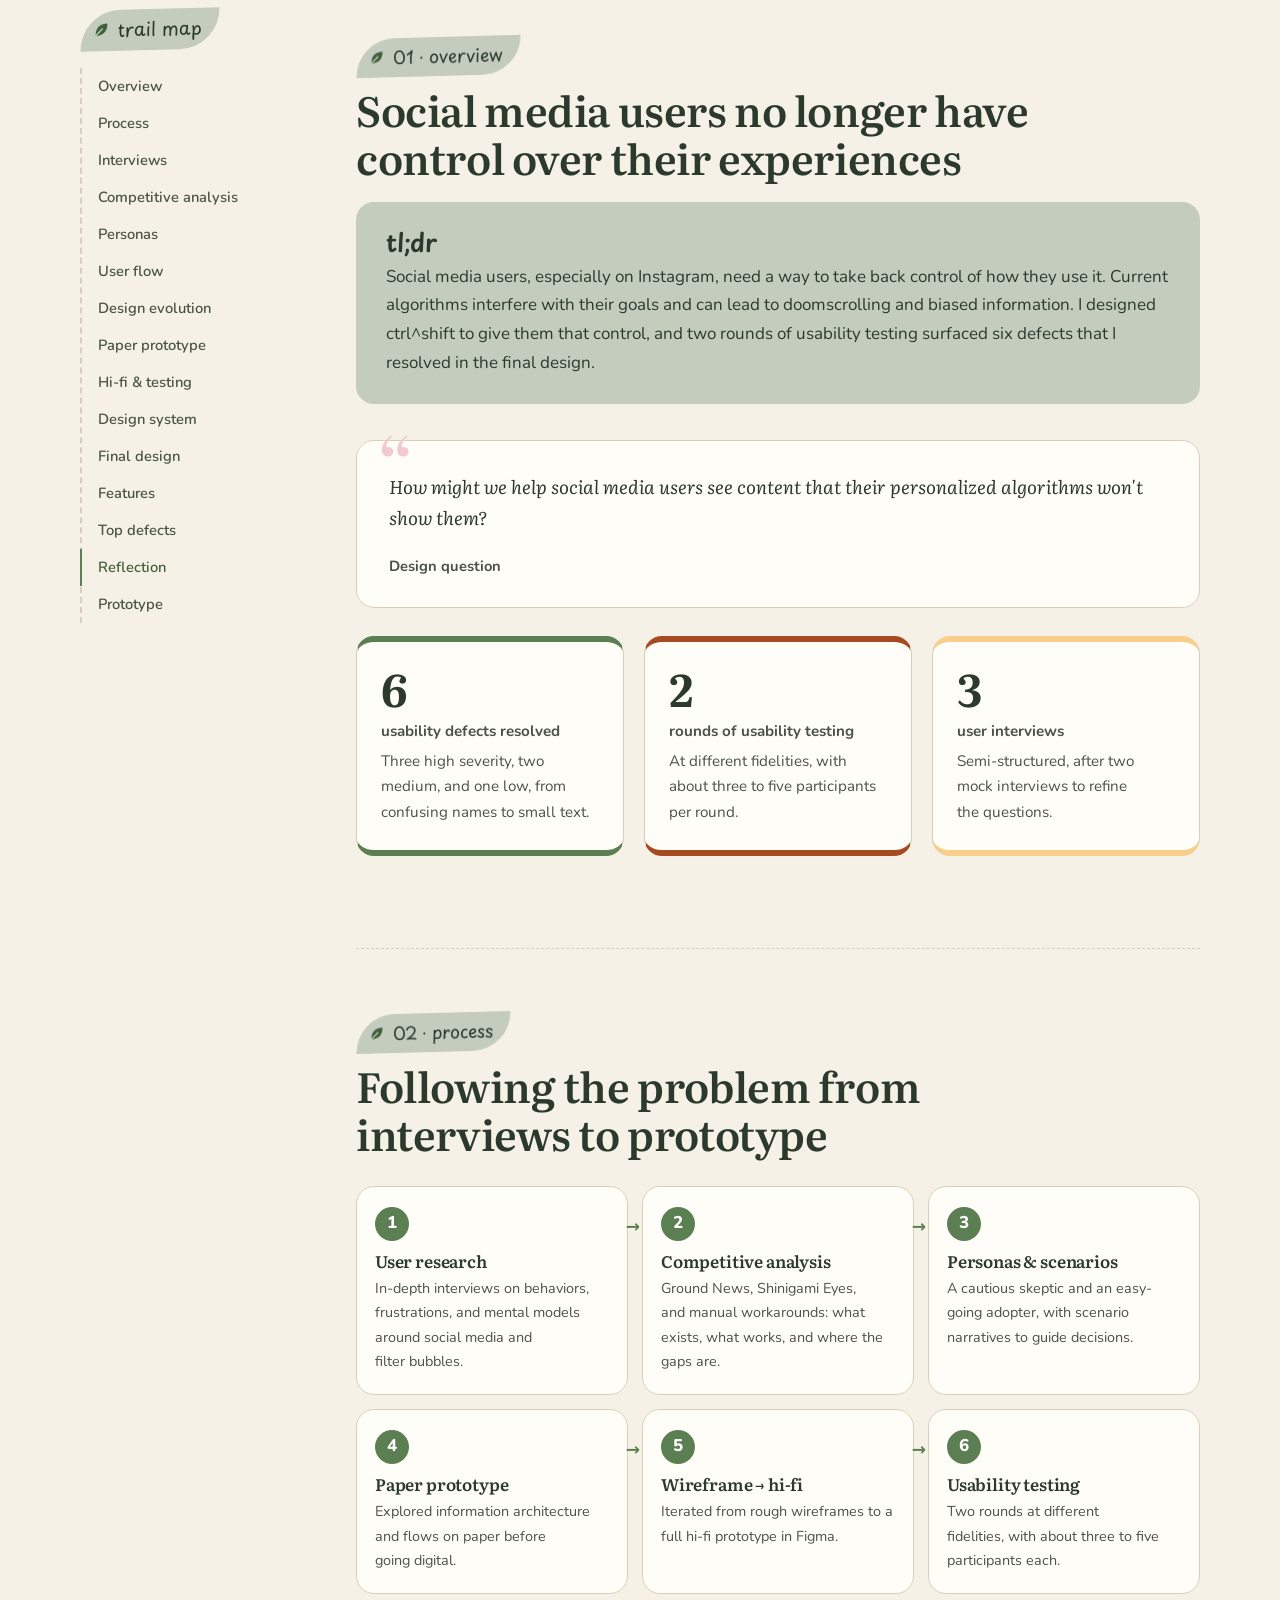
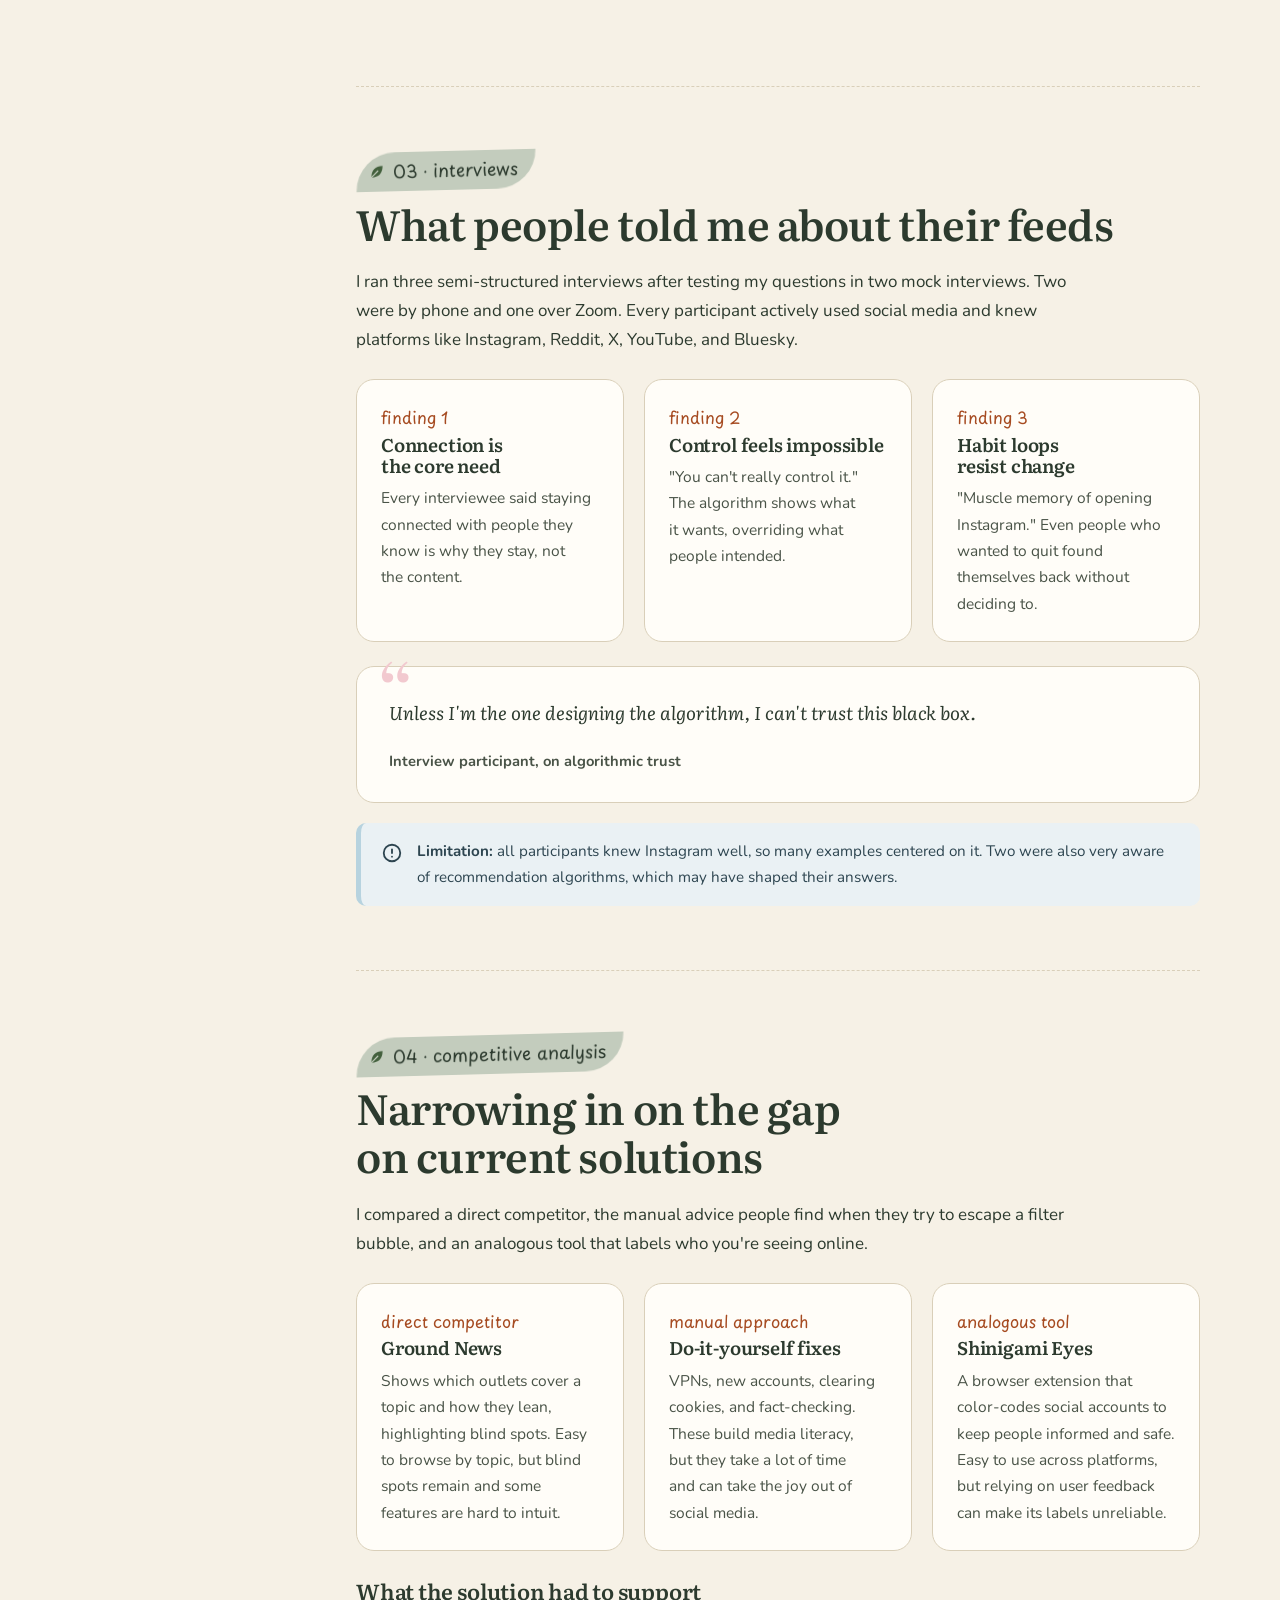
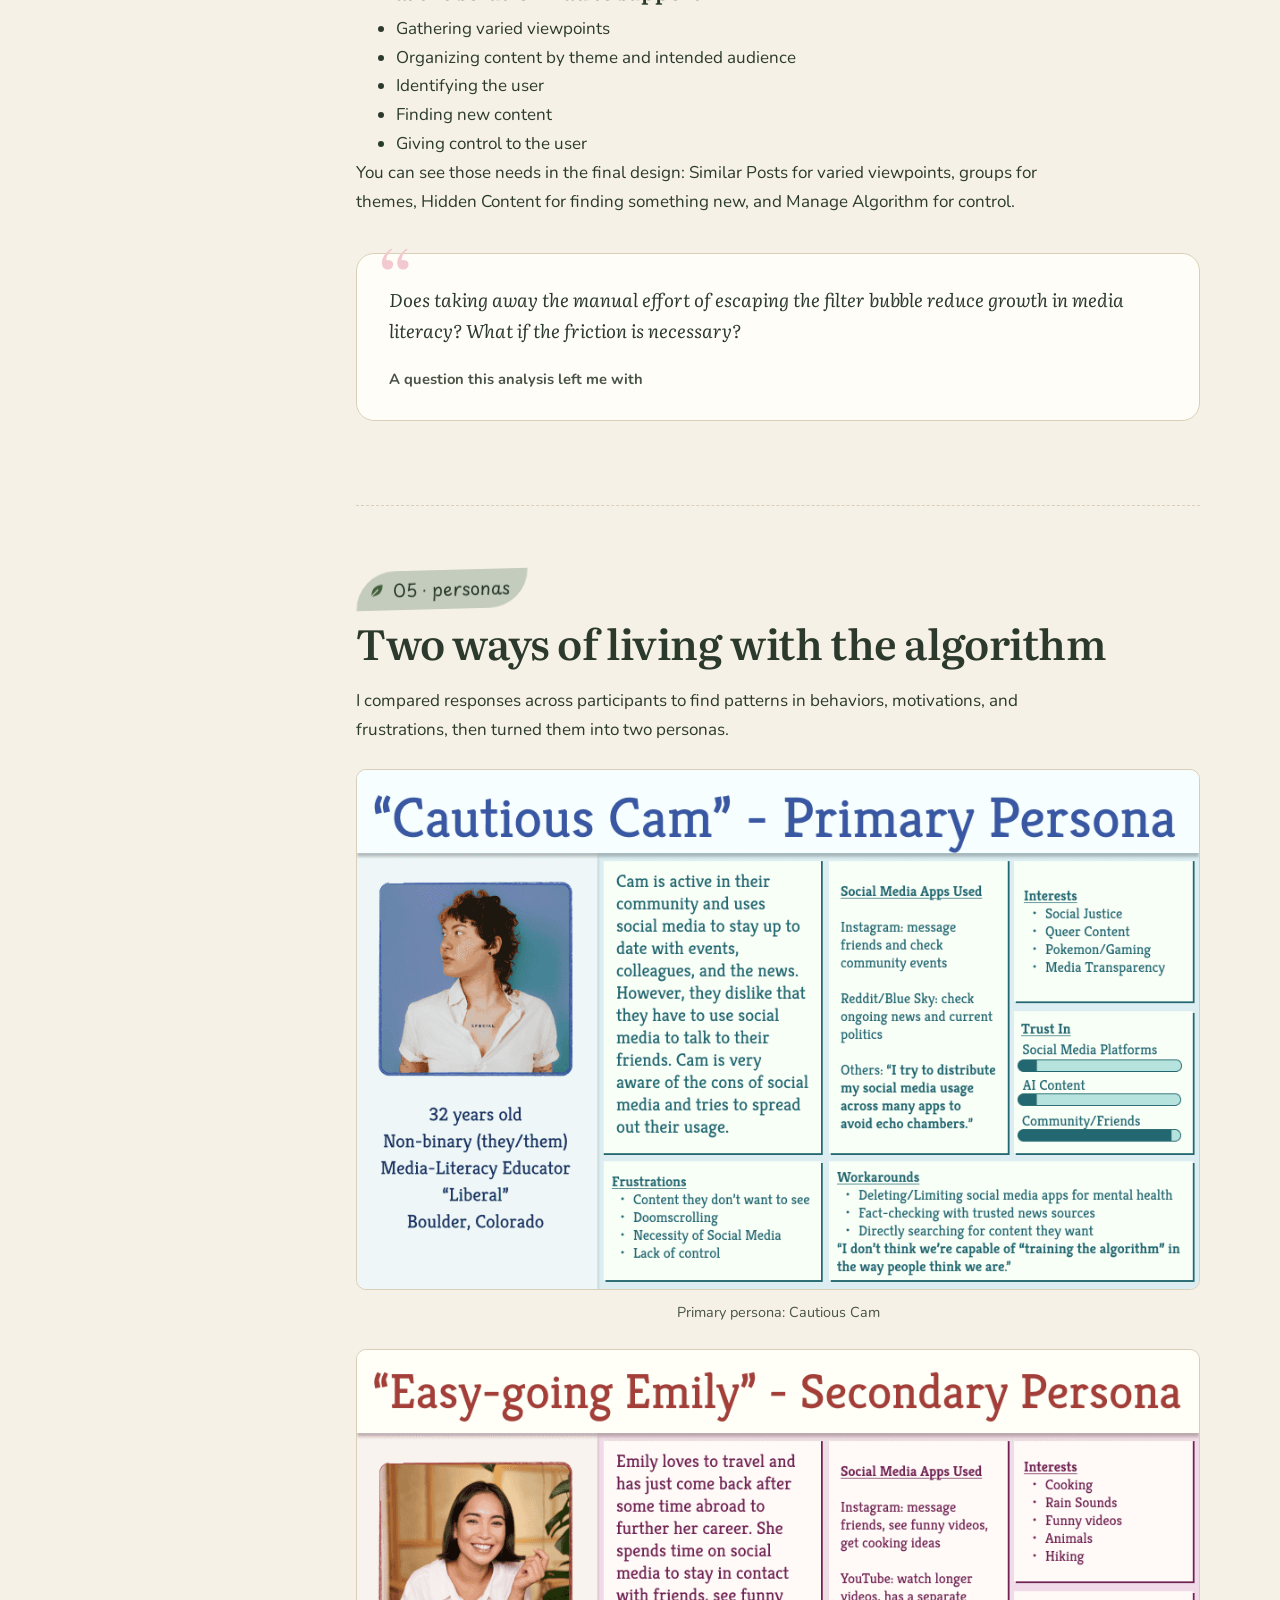
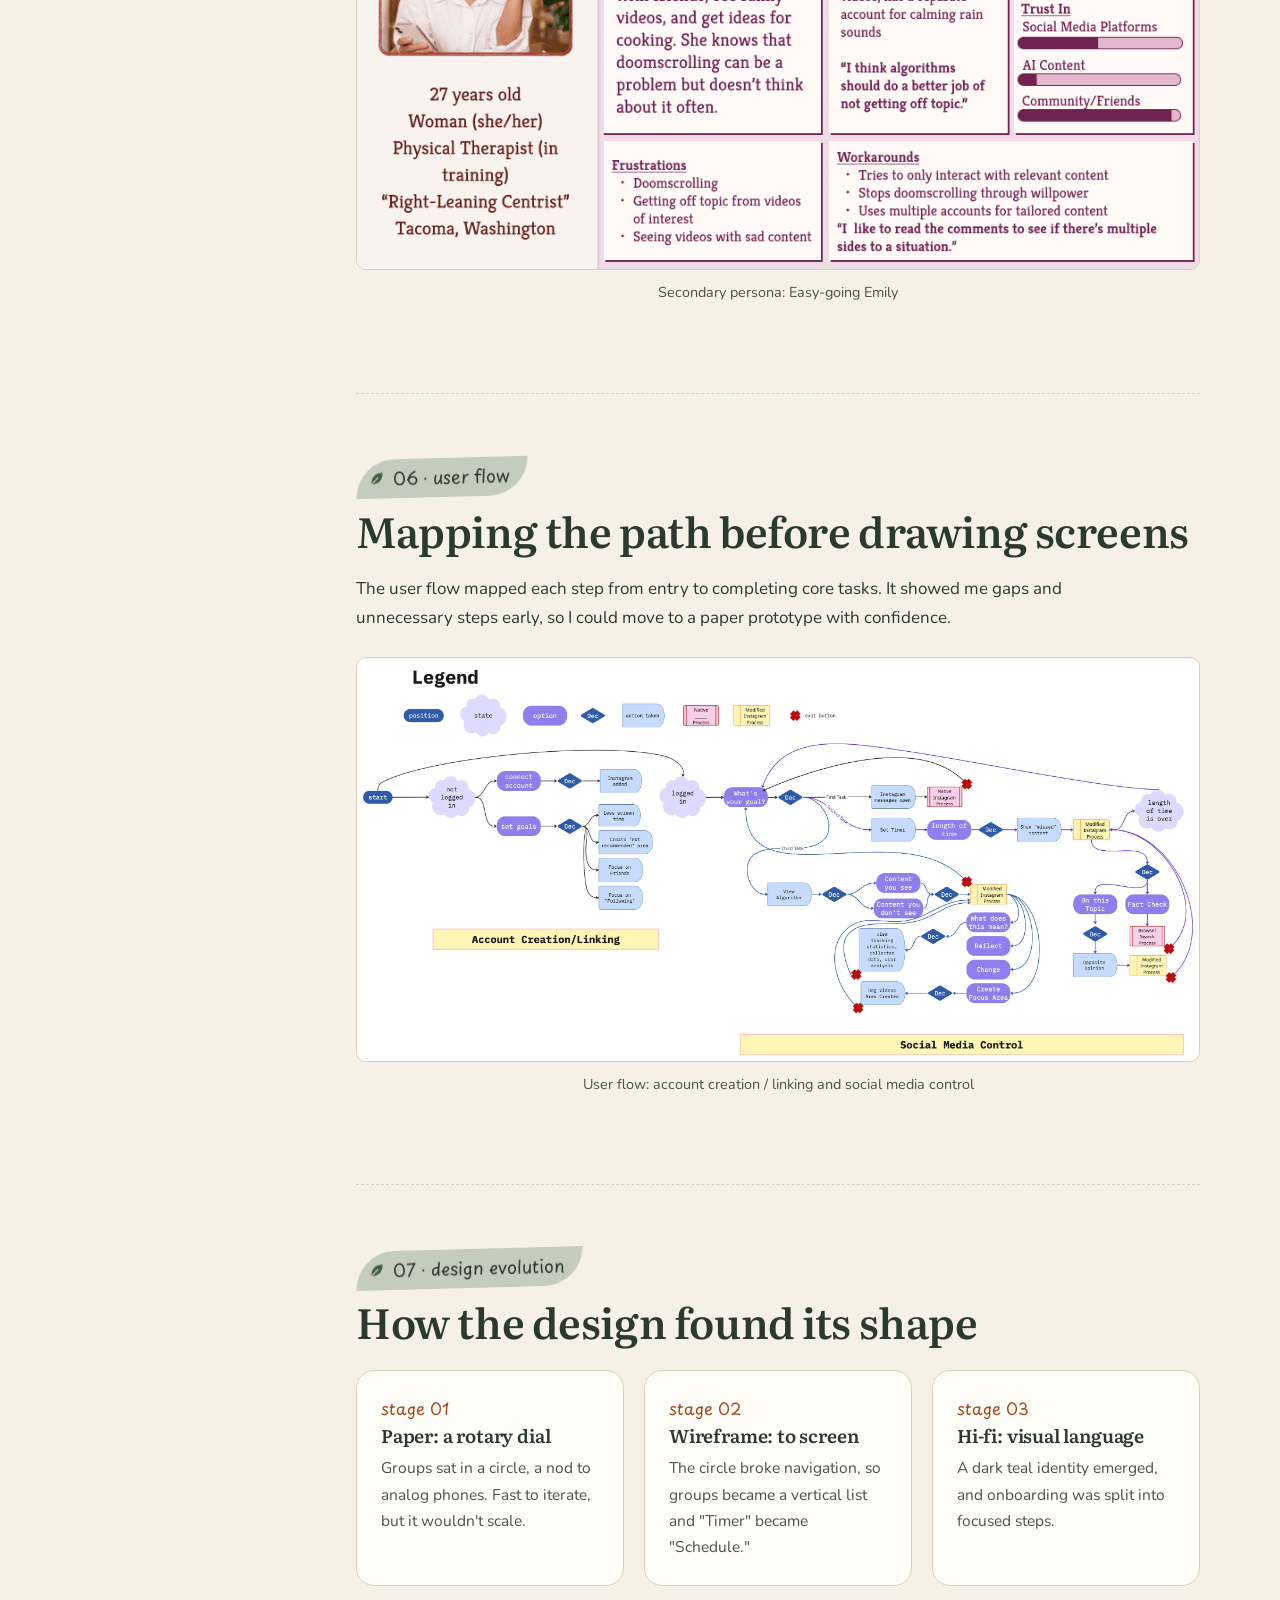
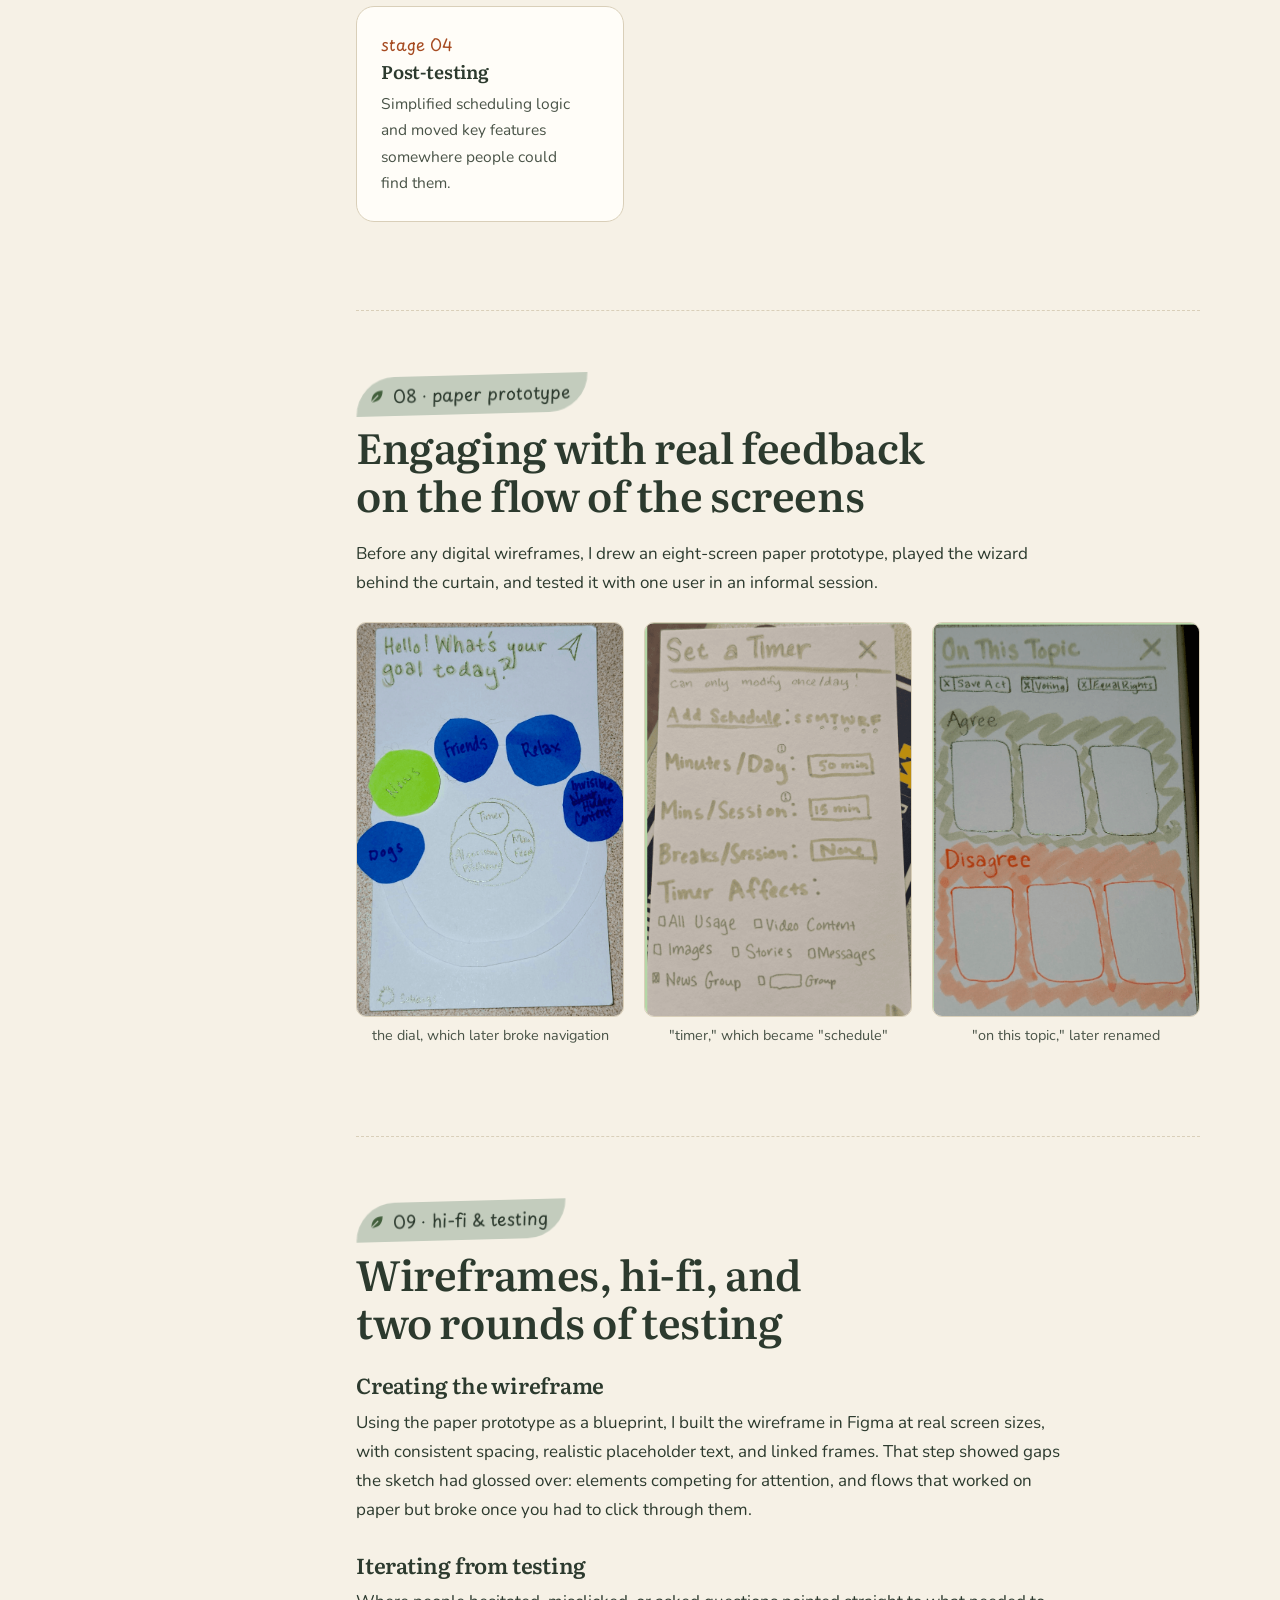
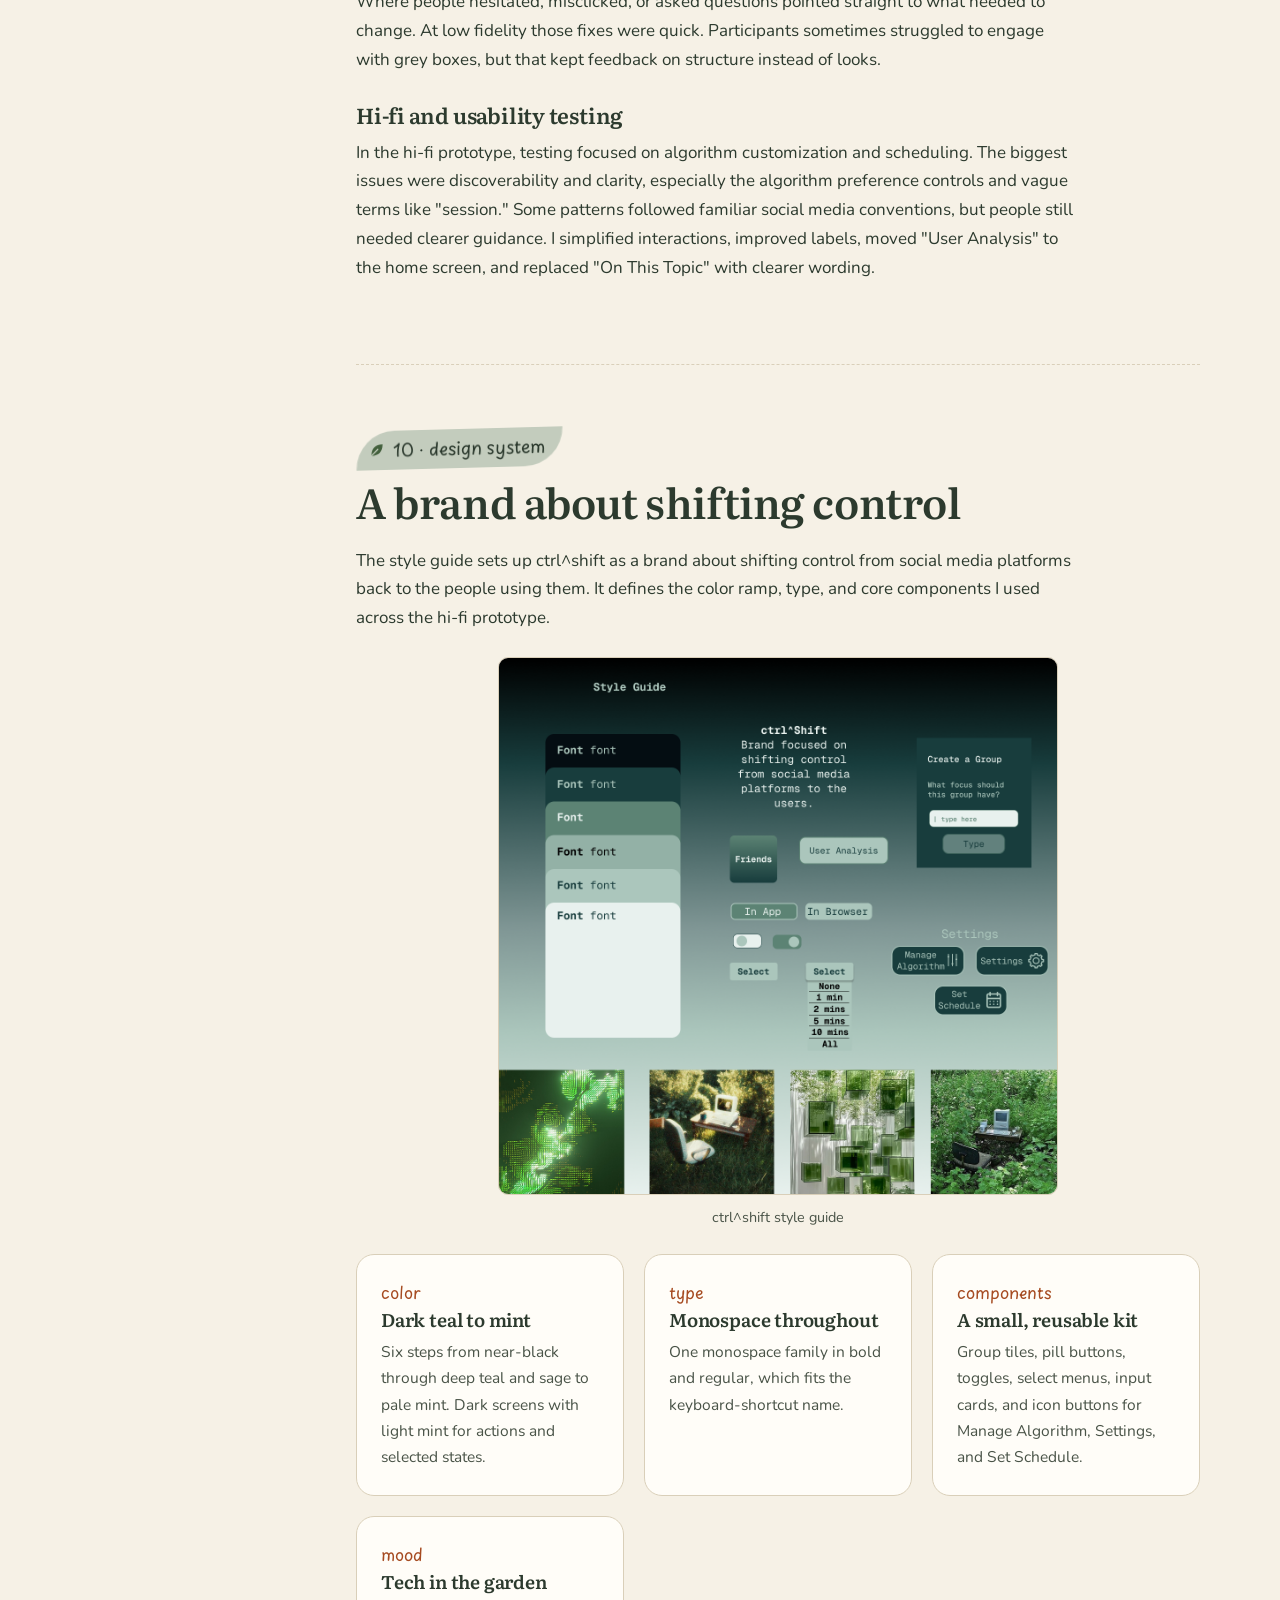
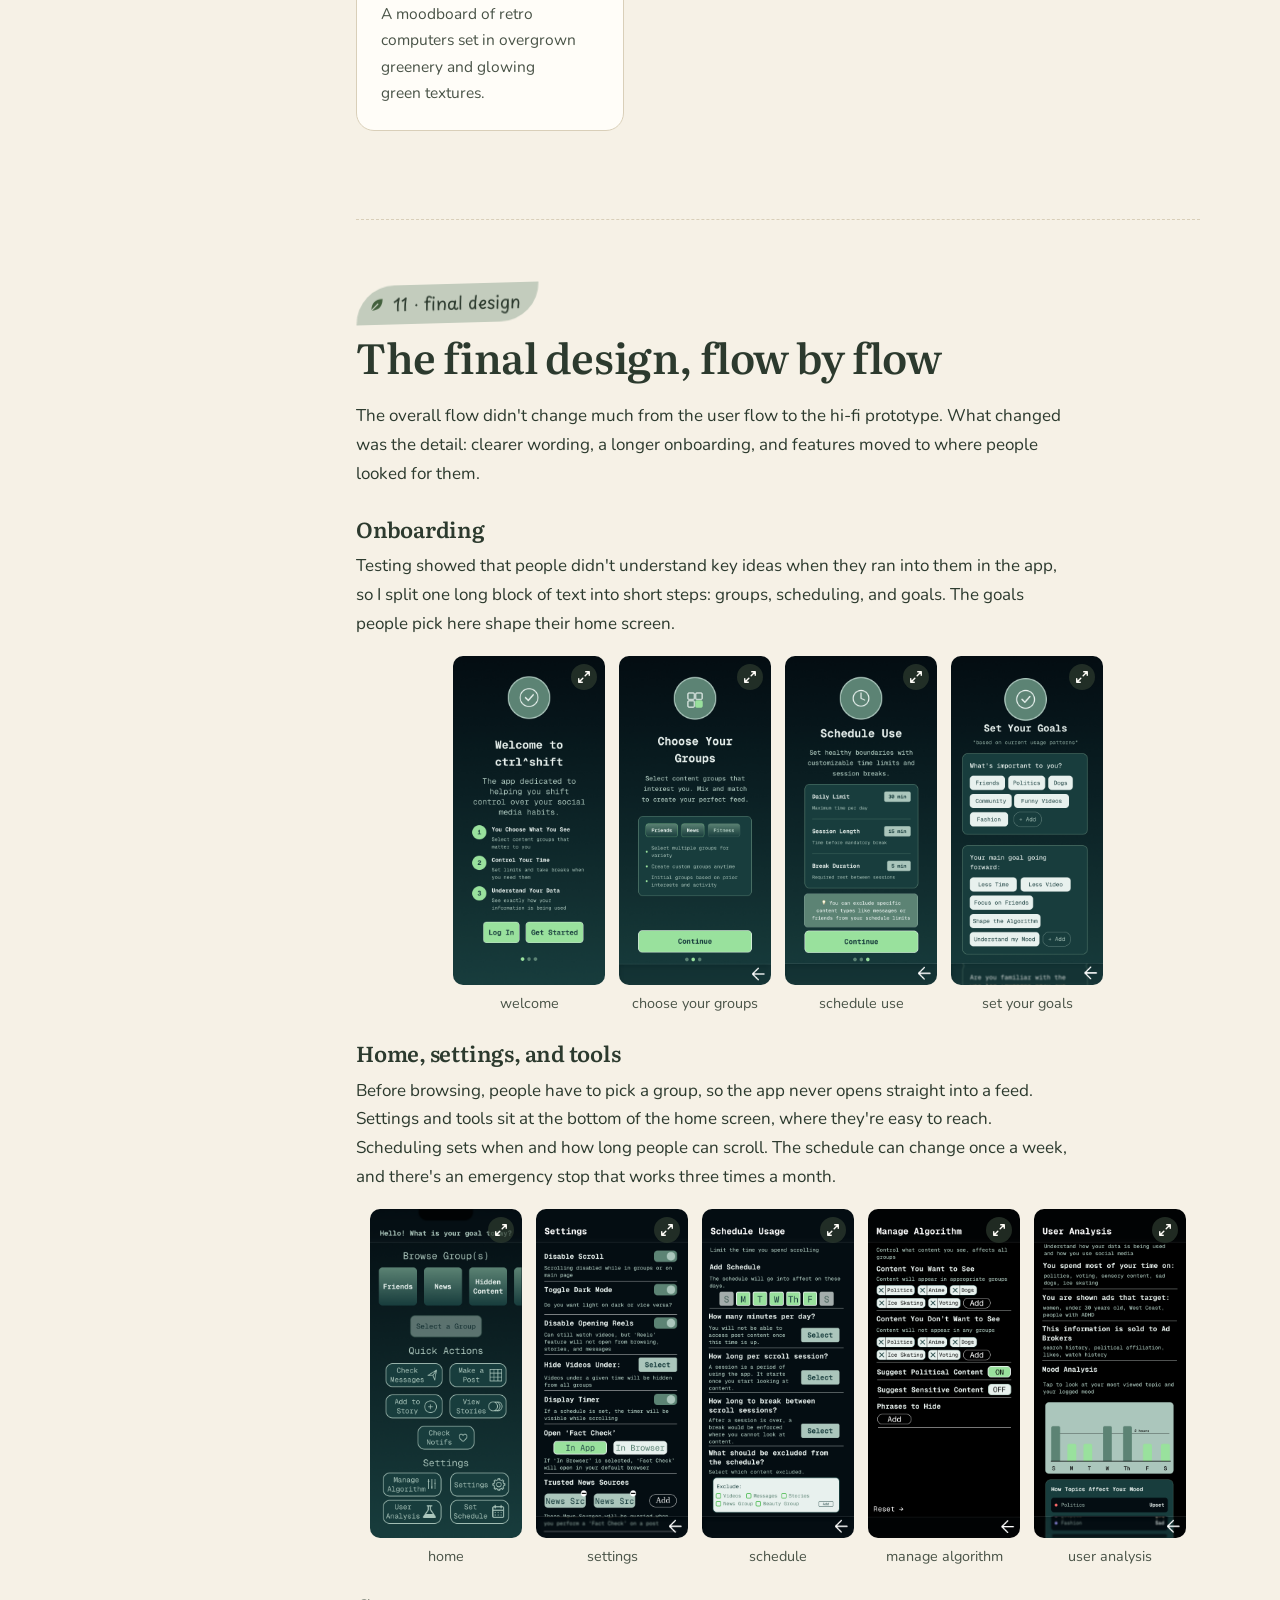
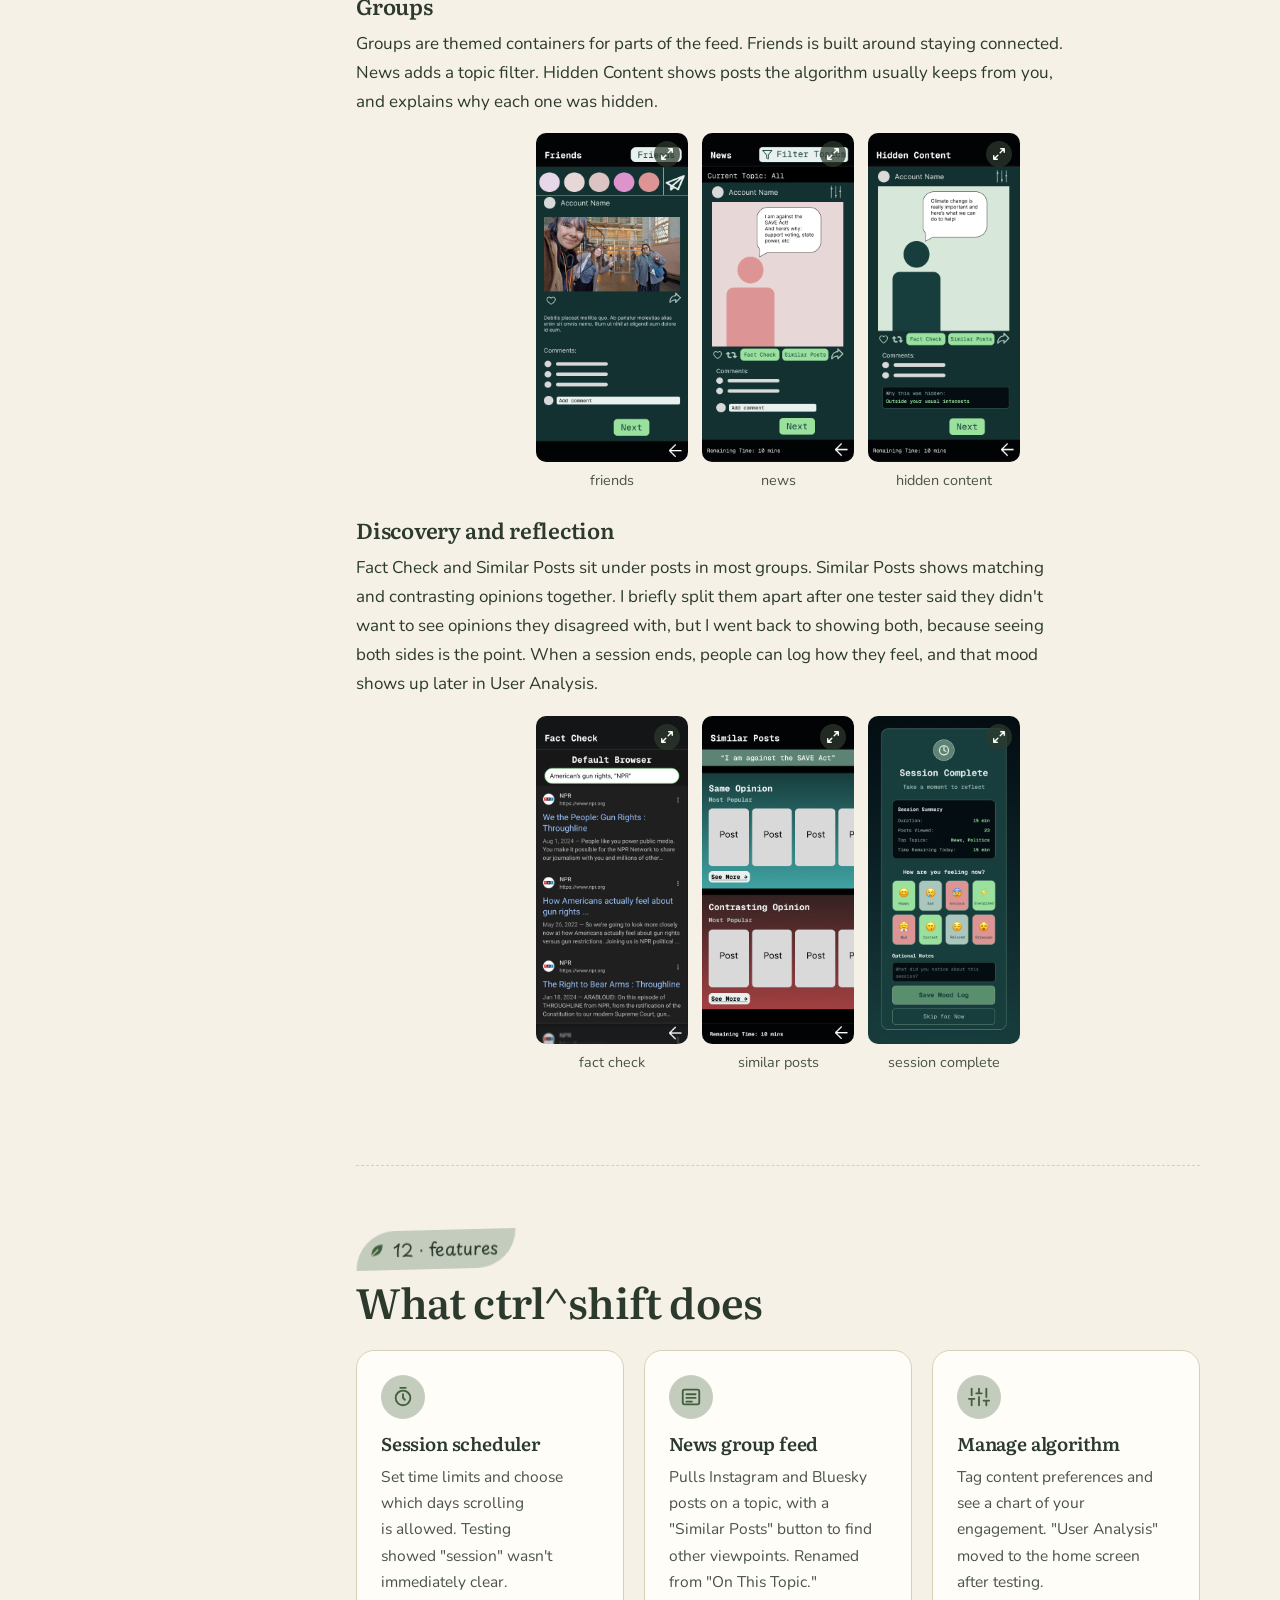
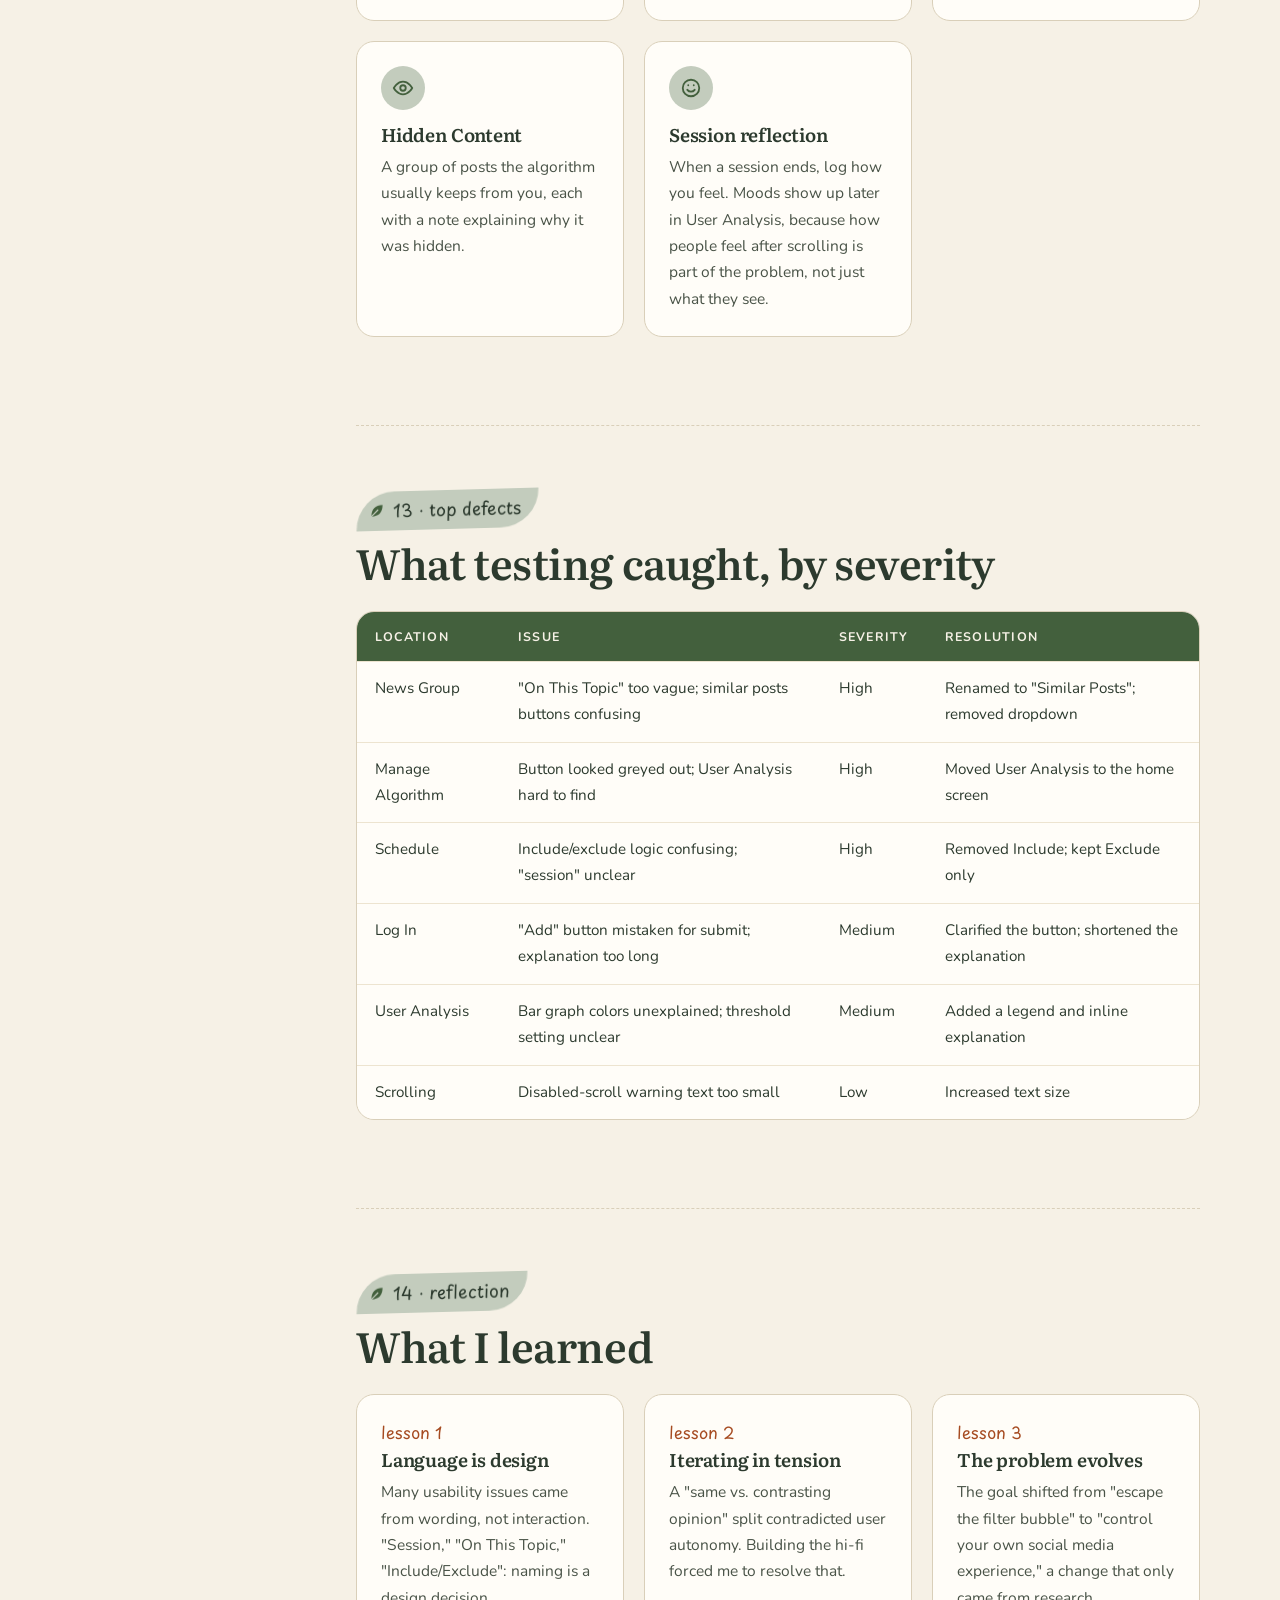
<file: ctrl-shift.html>
<!DOCTYPE html>
<!--
  ==========================================================================
  CASE STUDY — ctrl^shift (Interaction Design course)
  Content migrated from the old Framer page.

  PAGE MAP (each section has an id; the sidebar links to them):
    #overview     problem + design question
    #process      six-step process
    #interviews   interview research + key findings
    #competitive  competitive analysis + what the solution had to support
    #personas     Cautious Cam + Easy-going Emily
    #flows        user flow
    #evolution    how the design changed stage to stage
    #paper        paper prototype
    #hifi         wireframes → hi-fi + usability testing
    #system       design system / style guide
    #final        final design screens, flow by flow
    #features     feature descriptions
    #defects      top defects table
    #reflection   what I learned
    #prototype    embedded Figma prototype

  IMAGES: all live in images/ctrl-shift/.
  ==========================================================================
-->
<html lang="en" class="no-js">
<head>
  <meta charset="UTF-8" />
  <meta name="viewport" content="width=device-width, initial-scale=1.0" />
  <title>ctrl^shift — Jessica Donoho</title>
  <meta name="description" content="An interaction design case study about helping people take back control of their social media algorithms: interviews, personas, paper prototypes, hi-fi design, and two rounds of usability testing that resolved six defects." />
  <link rel="icon" href="images/favicon.ico" sizes="any" />
  <link rel="icon" href="images/favicon-32.png" type="image/png" sizes="32x32" />
  <link rel="apple-touch-icon" href="images/apple-touch-icon.png" />

  <link rel="preconnect" href="https://fonts.googleapis.com" />
  <link rel="preconnect" href="https://fonts.gstatic.com" crossorigin />
  <link href="https://fonts.googleapis.com/css2?family=Literata:ital,opsz,wght@0,7..72,400..700;1,7..72,400..700&family=Nunito:wght@400;600;700;800&family=Playpen+Sans:wght@400..700&display=swap" rel="stylesheet" />
  <link rel="stylesheet" href="css/html_reset.css"/>
  <link rel="stylesheet" href="css/styles.css" />
</head>

<body>

  <!-- ======================================================================
       SITE HEADER (same as index.html; links point back to the home page)
       ====================================================================== -->
  <header class="site-header">
    <a class="skip-link" href="#main">Skip to Main</a>
    <nav class="nav container" aria-label="Main">
      <a class="logo" href="index.html">
        <img src="images/logo.png" alt="" width="34" height="34" />
        jess donoho
      </a>
      <button class="nav-toggle" aria-label="Open menu" aria-expanded="false" aria-controls="nav-links">
        <svg viewBox="0 0 24 24" fill="none" stroke="currentColor" stroke-width="2.2" stroke-linecap="round" aria-hidden="true"><path d="M4 7h16M4 12h16M4 17h16" /></svg>
      </button>
      <ul class="nav-links" id="nav-links">
        <li><a href="projects.html" aria-current="page">Projects</a></li>
        <li><a href="coding.html">Code</a></li>
        <li><a href="index.html#contact">Contact</a></li>
        <li><a href="resume.pdf" target="_blank" rel="noopener">Resume</a></li>
      </ul>
    </nav>
  </header>


  <main id="main">

    <!-- ====================================================================
         CASE STUDY HERO
         ==================================================================== -->
    <section class="cs-hero">
      <div class="container">
        <a class="back" href="projects.html">← all projects</a>

        <span class="hand-label">case study · interaction design</span>
        <h1>ctrl^shift: algorithms aren't working for us</h1>
        <p class="lede">
          Social media algorithms push people toward doomscrolling and one-sided information,
          and get in the way of what they actually opened the app to do. ctrl^shift is a
          companion app that lets people see past their algorithm and decide how they spend
          their time.
        </p>

        <div class="meta-grid">
          <div>
            <p class="meta-label">My role</p>
            <p>UX Designer / Researcher</p>
          </div>
          <div>
            <p class="meta-label">Team</p>
            <p>Independent</p>
          </div>
          <div>
            <p class="meta-label">Timeline</p>
            <p>Jan – Apr 2026<br />Interaction Design course</p>
          </div>
          <div>
            <p class="meta-label">Tools</p>
            <p>Paper · Figma</p>
          </div>
        </div>

        <figure class="shot reveal">
          <img src="images/ctrl-shift/overview.png" alt="Three phones showing ctrl^shift: the home screen with groups and quick actions, the welcome screen, and the user analysis screen" />
          <figcaption>Home, onboarding, and user analysis in the final hi-fi prototype</figcaption>
        </figure>
      </div>
    </section>


    <div class="container cs-layout">

      <nav class="toc" aria-label="Case study sections">
        <span class="hand-label">trail map</span>
        <ol>
          <li><a href="#overview">Overview</a></li>
          <li><a href="#process">Process</a></li>
          <li><a href="#interviews">Interviews</a></li>
          <li><a href="#competitive">Competitive analysis</a></li>
          <li><a href="#personas">Personas</a></li>
          <li><a href="#flows">User flow</a></li>
          <li><a href="#evolution">Design evolution</a></li>
          <li><a href="#paper">Paper prototype</a></li>
          <li><a href="#hifi">Hi-fi &amp; testing</a></li>
          <li><a href="#system">Design system</a></li>
          <li><a href="#final">Final design</a></li>
          <li><a href="#features">Features</a></li>
          <li><a href="#defects">Top defects</a></li>
          <li><a href="#reflection">Reflection</a></li>
          <li><a href="#prototype">Prototype</a></li>
        </ol>
      </nav>

      <article>

        <!-- 01 · OVERVIEW -->
        <section class="cs-section" id="overview">
          <span class="hand-label">01 · overview</span>
          <h2>Social media users no longer have control over their experiences</h2>

          <div class="tldr reveal">
            <h3>tl;dr</h3>
            <p>
              Social media users, especially on Instagram, need a way to take back control of
              how they use it. Current algorithms interfere with their goals and can lead to
              doomscrolling and biased information. I designed ctrl^shift to give them that control,
              and two rounds of usability testing surfaced six defects that I resolved in the final design.
            </p>
          </div>

          <blockquote class="quote reveal" style="margin-top: 36px;">
            <p>How might we help social media users see content that their personalized algorithms won't show them?</p>
            <cite>Design question</cite>
          </blockquote>

          <div class="stats">
            <div class="stat reveal"><div class="num">6</div><p class="label">usability defects resolved</p><p>Three high severity, two medium, and one low, from confusing names to small text.</p></div>
            <div class="stat reveal"><div class="num">2</div><p class="label">rounds of usability testing</p><p>At different fidelities, with about three to five participants per round.</p></div>
            <div class="stat reveal"><div class="num">3</div><p class="label">user interviews</p><p>Semi-structured, after two mock interviews to refine the questions.</p></div>
          </div>
        </section>


        <!-- 02 · PROCESS -->
        <section class="cs-section" id="process">
          <span class="hand-label">02 · process</span>
          <h2>Following the problem from interviews to prototype</h2>
          <ol class="phases phases--6">
            <li class="reveal"><h3>User research</h3><p>In-depth interviews on behaviors, frustrations, and mental models around social media and filter bubbles.</p></li>
            <li class="reveal"><h3>Competitive analysis</h3><p>Ground News, Shinigami Eyes, and manual workarounds: what exists, what works, and where the gaps are.</p></li>
            <li class="reveal"><h3>Personas &amp; scenarios</h3><p>A cautious skeptic and an easy-going adopter, with scenario narratives to guide decisions.</p></li>
            <li class="reveal"><h3>Paper prototype</h3><p>Explored information architecture and flows on paper before going digital.</p></li>
            <li class="reveal"><h3>Wireframe → hi-fi</h3><p>Iterated from rough wireframes to a full hi-fi prototype in Figma.</p></li>
            <li class="reveal"><h3>Usability testing</h3><p>Two rounds at different fidelities, with about three to five participants each.</p></li>
          </ol>
        </section>


        <!-- 03 · INTERVIEWS -->
        <section class="cs-section" id="interviews">
          <span class="hand-label">03 · interviews</span>
          <h2>What people told me about their feeds</h2>
          <p>
            I ran three semi-structured interviews after testing my questions in two mock
            interviews. Two were by phone and one over Zoom. Every participant actively used
            social media and knew platforms like Instagram, Reddit, X, YouTube, and Bluesky.
          </p>

          <div class="cards">
            <div class="card reveal">
              <span class="tag">finding 1</span>
              <h3>Connection is the core need</h3>
              <p>Every interviewee said staying connected with people they know is why they stay, not the content.</p>
            </div>
            <div class="card reveal">
              <span class="tag">finding 2</span>
              <h3>Control feels impossible</h3>
              <p>"You can't really control it." The algorithm shows what it wants, overriding what people intended.</p>
            </div>
            <div class="card reveal">
              <span class="tag">finding 3</span>
              <h3>Habit loops resist change</h3>
              <p>"Muscle memory of opening Instagram." Even people who wanted to quit found themselves back without deciding to.</p>
            </div>
            <!-- <div class="card reveal">
              <span class="tag">finding 4</span>
              <h3>Spreading out as a strategy</h3>
              <p>Tech-savvy users spread their use across platforms on purpose, so no single source controls what they see.</p>
            </div> -->
          </div>

          <blockquote class="quote reveal">
            <p>Unless I'm the one designing the algorithm, I can't trust this black box.</p>
            <cite>Interview participant, on algorithmic trust</cite>
          </blockquote>

          <div class="callout">
            <svg viewBox="0 0 24 24" fill="none" stroke="currentColor" stroke-width="2" stroke-linecap="round" aria-hidden="true"><circle cx="12" cy="12" r="9" /><path d="M12 8v4M12 16h.01" /></svg>
            <p style="margin:0;"><strong>Limitation:</strong> all participants knew Instagram well, so many examples centered on it. Two were also very aware of recommendation algorithms, which may have shaped their answers.</p>
          </div>
        </section>


        <!-- 04 · COMPETITIVE ANALYSIS -->
        <section class="cs-section" id="competitive">
          <span class="hand-label">04 · competitive analysis</span>
          <h2>Narrowing in on the gap on current solutions</h2>
          <!-- <h2>What already exists, and where it falls short</h2> -->
          <p>
            I compared a direct competitor, the manual advice people find when they try to escape
            a filter bubble, and an analogous tool that labels who you're seeing online.
          </p>
          <div class="cards">
            <div class="card reveal">
              <span class="tag">direct competitor</span>
              <h3>Ground News</h3>
              <p>Shows which outlets cover a topic and how they lean, highlighting blind spots. Easy to browse by topic, but blind spots remain and some features are hard to intuit.</p>
            </div>
            <div class="card reveal">
              <span class="tag">manual approach</span>
              <h3>Do-it-yourself fixes</h3>
              <p>VPNs, new accounts, clearing cookies, and fact-checking. These build media literacy, but they take a lot of time and can take the joy out of social media.</p>
            </div>
            <div class="card reveal">
              <span class="tag">analogous tool</span>
              <h3>Shinigami Eyes</h3>
              <p>A browser extension that color-codes social accounts to keep people informed and safe. Easy to use across platforms, but relying on user feedback can make its labels unreliable.</p>
            </div>
          </div>

          <h3 style="margin-top: 28px;">What the solution had to support</h3>
          <ul>
            <li>Gathering varied viewpoints</li>
            <li>Organizing content by theme and intended audience</li>
            <li>Identifying the user</li>
            <li>Finding new content</li>
            <li>Giving control to the user</li>
          </ul>
          <p>
            You can see those needs in the final design: Similar Posts for varied viewpoints, groups
            for themes, Hidden Content for finding something new, and Manage Algorithm for control.
          </p>

          <blockquote class="quote reveal" style="margin-top: 36px;">
            <p>Does taking away the manual effort of escaping the filter bubble reduce growth in media literacy? What if the friction is necessary?</p>
            <cite>A question this analysis left me with</cite>
          </blockquote>
        </section>


        <!-- 05 · PERSONAS -->
        <section class="cs-section" id="personas">
          <span class="hand-label">05 · personas</span>
          <h2>Two ways of living with the algorithm</h2>
          <p>
            I compared responses across participants to find patterns in behaviors, motivations,
            and frustrations, then turned them into two personas.
          </p>
          <figure class="shot reveal">
            <img src="images/ctrl-shift/persona_ctrl2.png" alt="Primary persona: Cautious Cam, 32, a non-binary media-literacy educator in Boulder who limits social media to avoid echo chambers" loading="lazy" />
            <figcaption>Primary persona: Cautious Cam</figcaption>
          </figure>
          <figure class="shot reveal">
            <img src="images/ctrl-shift/persona_ctrl1.png" alt="Secondary persona: Easy-going Emily, 27, a physical therapist in training in Tacoma who uses Instagram for friends and cooking ideas" loading="lazy" />
            <figcaption>Secondary persona: Easy-going Emily</figcaption>
          </figure>
        </section>


        <!-- 06 · USER FLOW -->
        <section class="cs-section" id="flows">
          <span class="hand-label">06 · user flow</span>
          <h2>Mapping the path before drawing screens</h2>
          <p>
            The user flow mapped each step from entry to completing core tasks. It showed me
            gaps and unnecessary steps early, so I could move to a paper prototype with confidence.
          </p>
          <figure class="shot reveal">
            <img src="images/ctrl-shift/user_flow.jpg" alt="User flow diagram covering account creation and linking, and social media control paths like setting a goal, schedule, and viewing similar posts" loading="lazy" />
            <figcaption>User flow: account creation / linking and social media control</figcaption>
          </figure>
        </section>


        <!-- 07 · DESIGN EVOLUTION -->
        <section class="cs-section" id="evolution">
          <span class="hand-label">07 · design evolution</span>
          <h2>How the design found its shape</h2>
          <div class="cards">
            <div class="card reveal"><span class="tag">stage 01</span><h3>Paper: a rotary dial</h3><p>Groups sat in a circle, a nod to analog phones. Fast to iterate, but it wouldn't scale.</p></div>
            <div class="card reveal"><span class="tag">stage 02</span><h3>Wireframe: to screen</h3><p>The circle broke navigation, so groups became a vertical list and "Timer" became "Schedule."</p></div>
            <div class="card reveal"><span class="tag">stage 03</span><h3>Hi-fi: visual language</h3><p>A dark teal identity emerged, and onboarding was split into focused steps.</p></div>
            <div class="card reveal"><span class="tag">stage 04</span><h3>Post-testing</h3><p>Simplified scheduling logic and moved key features somewhere people could find them.</p></div>
          </div>
        </section>


        <!-- 08 · PAPER PROTOTYPE -->
        <section class="cs-section" id="paper">
          <span class="hand-label">08 · paper prototype</span>
          <h2>Engaging with real feedback on the flow of the screens</h2>
          <!-- <h2>Eight screens on a table</h2> -->
          <p>
            Before any digital wireframes, I drew an eight-screen paper prototype, played the wizard behind the curtain, and tested it with one user in an informal session.
          </p>
          <div class="screens screens--paper screens--match">
            <figure class="reveal"><img src="images/ctrl-shift/paper_home.png" alt="Paper home screen with groups arranged in a circle around a dial" loading="lazy" /><figcaption>the dial, which later broke navigation</figcaption></figure>
            <figure class="reveal"><img src="images/ctrl-shift/timer.png" alt="Paper Set a Timer screen with schedule, minutes per day, minutes per session, and what the timer affects" loading="lazy" /><figcaption>"timer," which became "schedule"</figcaption></figure>
            <figure class="reveal"><img src="images/ctrl-shift/like_this.png" alt="Paper On This Topic screen splitting posts into Agree and Disagree" loading="lazy" /><figcaption>"on this topic," later renamed</figcaption></figure>
          </div>
        </section>


        <!-- 09 · WIREFRAMES, HI-FI & TESTING -->
        <section class="cs-section" id="hifi">
          <span class="hand-label">09 · hi-fi &amp; testing</span>
          <h2>Wireframes, hi-fi, and two rounds of testing</h2>

          <h3 style="margin-top: 28px;">Creating the wireframe</h3>
          <p>
            Using the paper prototype as a blueprint, I built the wireframe in Figma at real screen
            sizes, with consistent spacing, realistic placeholder text, and linked frames. That step
            showed gaps the sketch had glossed over: elements competing for attention, and flows
            that worked on paper but broke once you had to click through them.
          </p>

          <h3 style="margin-top: 28px;">Iterating from testing</h3>
          <p>
            Where people hesitated, misclicked, or asked questions pointed straight to what needed
            to change. At low fidelity those fixes were quick. Participants sometimes struggled to
            engage with grey boxes, but that kept feedback on structure instead of looks.
          </p>

          <h3 style="margin-top: 28px;">Hi-fi and usability testing</h3>
          <p>
            In the hi-fi prototype, testing focused on algorithm customization and scheduling.
            The biggest issues were discoverability and clarity, especially the algorithm
            preference controls and vague terms like "session." Some patterns followed familiar
            social media conventions, but people still needed clearer guidance. I simplified
            interactions, improved labels, moved "User Analysis" to the home screen, and replaced
            "On This Topic" with clearer wording.
          </p>
        </section>


        <!-- 10 · DESIGN SYSTEM -->
        <section class="cs-section" id="system">
          <span class="hand-label">10 · design system</span>
          <h2>A brand about shifting control</h2>
          <p>
            The style guide sets up ctrl^shift as a brand about shifting control from social media
            platforms back to the people using them. It defines the color ramp, type, and core
            components I used across the hi-fi prototype.
          </p>
          <figure class="shot shot--narrow reveal">
            <img src="images/ctrl-shift/style_guide.png" alt="ctrl^shift style guide: a color ramp from near-black through deep teal and sage to pale mint, monospace type, buttons, toggles, select menus, a Create a Group card, icon buttons for Manage Algorithm, Settings, and Set Schedule, and a moodboard of retro computers set in greenery" loading="lazy" />
            <figcaption>ctrl^shift style guide</figcaption>
          </figure>
          <div class="cards">
            <div class="card reveal">
              <span class="tag">color</span>
              <h3>Dark teal to mint</h3>
              <p>Six steps from near-black through deep teal and sage to pale mint. Dark screens with light mint for actions and selected states.</p>
            </div>
            <div class="card reveal">
              <span class="tag">type</span>
              <h3>Monospace throughout</h3>
              <p>One monospace family in bold and regular, which fits the keyboard-shortcut name.</p>
            </div>
            <div class="card reveal">
              <span class="tag">components</span>
              <h3>A small, reusable kit</h3>
              <p>Group tiles, pill buttons, toggles, select menus, input cards, and icon buttons for Manage Algorithm, Settings, and Set Schedule.</p>
            </div>
            <div class="card reveal">
              <span class="tag">mood</span>
              <h3>Tech in the garden</h3>
              <p>A moodboard of retro computers set in overgrown greenery and glowing green textures.</p>
            </div>
          </div>
        </section>


        <!-- 11 · FINAL DESIGN
             Screens exported from Figma. Until a file exists, its slot shows a
             dashed box with the file name to add to images/ctrl-shift/. -->
        <section class="cs-section" id="final">
          <span class="hand-label">11 · final design</span>
          <h2>The final design, flow by flow</h2>
          <p>
            The overall flow didn't change much from the user flow to the hi-fi prototype. What
            changed was the detail: clearer wording, a longer onboarding, and features moved to
            where people looked for them.
          </p>

          <h3 style="margin-top: 28px;">Onboarding</h3>
          <p>
            Testing showed that people didn't understand key ideas when they ran into them in the
            app, so I split one long block of text into short steps: groups, scheduling, and goals.
            The goals people pick here shape their home screen.
          </p>
          <div class="hifi-collage reveal" role="group" aria-label="Onboarding screens">
            <figure tabindex="0"><img src="images/ctrl-shift/hifi-welcome.png" alt="Welcome screen explaining the three things ctrl^shift does, with Log In and Get Started buttons" loading="lazy" /><figcaption>welcome</figcaption></figure>
            <figure tabindex="0"><img src="images/ctrl-shift/hifi-choose-groups.png" alt="Onboarding step explaining content groups like Friends, News, and Fitness" loading="lazy" /><figcaption>choose your groups</figcaption></figure>
            <figure tabindex="0"><img src="images/ctrl-shift/hifi-schedule-use.png" alt="Onboarding step explaining daily limit, session length, and break duration" loading="lazy" /><figcaption>schedule use</figcaption></figure>
            <figure tabindex="0"><img src="images/ctrl-shift/hifi-set-goals.png" alt="Onboarding step where users pick what's important to them and their main goal" loading="lazy" /><figcaption>set your goals</figcaption></figure>
          </div>

          <h3 style="margin-top: 28px;">Home, settings, and tools</h3>
          <p>
            Before browsing, people have to pick a group, so the app never opens straight into a
            feed. Settings and tools sit at the bottom of the home screen, where they're easy to
            reach. Scheduling sets when and how long people can scroll. The schedule can change
            once a week, and there's an emergency stop that works three times a month.
          </p>
          <div class="hifi-collage reveal" role="group" aria-label="Home, settings, and tools screens">
            <figure tabindex="0"><img src="images/ctrl-shift/hifi-home.png" alt="Home screen with group buttons, quick actions, and settings tools" loading="lazy" /><figcaption>home</figcaption></figure>
            <figure tabindex="0"><img src="images/ctrl-shift/hifi-settings.png" alt="Settings screen with toggles for disabling scroll, dark mode, and reels, plus fact-check preferences" loading="lazy" /><figcaption>settings</figcaption></figure>
            <figure tabindex="0"><img src="images/ctrl-shift/hifi-schedule.png" alt="Schedule Usage screen with days, minutes per day, session length, breaks, and exclusions" loading="lazy" /><figcaption>schedule</figcaption></figure>
            <figure tabindex="0"><img src="images/ctrl-shift/hifi-manage-algorithm.png" alt="Manage Algorithm screen with content tags to see and not see, and political and sensitive content toggles" loading="lazy" /><figcaption>manage algorithm</figcaption></figure>
            <figure tabindex="0"><img src="images/ctrl-shift/hifi-user-analysis.png" alt="User Analysis screen showing usage, ad targeting, data sold to brokers, and a mood chart" loading="lazy" /><figcaption>user analysis</figcaption></figure>
          </div>

          <h3 style="margin-top: 28px;">Groups</h3>
          <p>
            Groups are themed containers for parts of the feed. Friends is built around staying
            connected. News adds a topic filter. Hidden Content shows posts the algorithm usually
            keeps from you, and explains why each one was hidden.
          </p>
          <div class="hifi-collage reveal" role="group" aria-label="Group screens">
            <figure tabindex="0"><img src="images/ctrl-shift/hifi-friends.png" alt="Friends group showing a friend's post with comments" loading="lazy" /><figcaption>friends</figcaption></figure>
            <figure tabindex="0"><img src="images/ctrl-shift/hifi-news.png" alt="News group with a Filter Topics button and Fact Check and Similar Posts buttons under a post" loading="lazy" /><figcaption>news</figcaption></figure>
            <figure tabindex="0"><img src="images/ctrl-shift/hifi-hidden-content.png" alt="Hidden Content group with a note explaining why the post was hidden" loading="lazy" /><figcaption>hidden content</figcaption></figure>
          </div>

          <h3 style="margin-top: 28px;">Discovery and reflection</h3>
          <p>
            Fact Check and Similar Posts sit under posts in most groups. Similar Posts shows
            matching and contrasting opinions together. I briefly split them apart after one tester
            said they didn't want to see opinions they disagreed with, but I went back to showing
            both, because seeing both sides is the point. When a session ends, people can log how
            they feel, and that mood shows up later in User Analysis.
          </p>
          <div class="hifi-collage reveal" role="group" aria-label="Discovery and reflection screens">
            <figure tabindex="0"><img src="images/ctrl-shift/hifi-fact-check.png" alt="Fact Check opening a browser search on the post's claim" loading="lazy" /><figcaption>fact check</figcaption></figure>
            <figure tabindex="0"><img src="images/ctrl-shift/hifi-similar-posts.png" alt="Similar Posts screen showing same-opinion and contrasting-opinion posts together" loading="lazy" /><figcaption>similar posts</figcaption></figure>
            <figure tabindex="0"><img src="images/ctrl-shift/hifi-session-complete.png" alt="Session Complete screen with a session summary and mood buttons" loading="lazy" /><figcaption>session complete</figcaption></figure>
          </div>
        </section>


        <!-- 12 · FEATURES -->
        <section class="cs-section" id="features">
          <span class="hand-label">12 · features</span>
          <h2>What ctrl^shift does</h2>
          <div class="cards">
            <div class="card reveal">
              <div class="icon"><svg viewBox="0 0 24 24" fill="none" stroke="currentColor" stroke-width="2" stroke-linecap="round"><circle cx="12" cy="13" r="8" /><path d="M12 9v4l2 2M9 2h6" /></svg></div>
              <h3>Session scheduler</h3>
              <p>Set time limits and choose which days scrolling is allowed. Testing showed "session" wasn't immediately clear.</p>
            </div>
            <div class="card reveal">
              <div class="icon"><svg viewBox="0 0 24 24" fill="none" stroke="currentColor" stroke-width="2" stroke-linecap="round"><rect x="3" y="4" width="18" height="16" rx="2" /><path d="M7 9h10M7 13h10M7 17h6" /></svg></div>
              <h3>News group feed</h3>
              <p>Pulls Instagram and Bluesky posts on a topic, with a "Similar Posts" button to find other viewpoints. Renamed from "On This Topic."</p>
            </div>
            <div class="card reveal">
              <div class="icon"><svg viewBox="0 0 24 24" fill="none" stroke="currentColor" stroke-width="2" stroke-linecap="round"><path d="M4 21v-7M4 10V3M12 21v-9M12 8V3M20 21v-5M20 12V3M1 14h6M9 8h6M17 16h6" /></svg></div>
              <h3>Manage algorithm</h3>
              <p>Tag content preferences and see a chart of your engagement. "User Analysis" moved to the home screen after testing.</p>
            </div>
            <div class="card reveal">
              <div class="icon"><svg viewBox="0 0 24 24" fill="none" stroke="currentColor" stroke-width="2" stroke-linecap="round"><path d="M2 12s3.5-7 10-7 10 7 10 7-3.5 7-10 7S2 12 2 12Z" /><circle cx="12" cy="12" r="3" /></svg></div>
              <h3>Hidden Content</h3>
              <p>A group of posts the algorithm usually keeps from you, each with a note explaining why it was hidden.</p>
            </div>
            <div class="card reveal">
              <div class="icon"><svg viewBox="0 0 24 24" fill="none" stroke="currentColor" stroke-width="2" stroke-linecap="round"><circle cx="12" cy="12" r="9" /><path d="M8 14s1.5 2 4 2 4-2 4-2M9 9h.01M15 9h.01" /></svg></div>
              <h3>Session reflection</h3>
              <p>When a session ends, log how you feel. Moods show up later in User Analysis, because how people feel after scrolling is part of the problem, not just what they see.</p>
            </div>
          </div>
        </section>


        <!-- 13 · DEFECTS -->
        <section class="cs-section" id="defects">
          <span class="hand-label">13 · top defects</span>
          <h2>What testing caught, by severity</h2>
          <div class="table-wrap reveal">
            <table>
              <thead>
                <tr><th>Location</th><th>Issue</th><th>Severity</th><th>Resolution</th></tr>
              </thead>
              <tbody>
                <tr><td>News Group</td><td>"On This Topic" too vague; similar posts buttons confusing</td><td>High</td><td>Renamed to "Similar Posts"; removed dropdown</td></tr>
                <tr><td>Manage Algorithm</td><td>Button looked greyed out; User Analysis hard to find</td><td>High</td><td>Moved User Analysis to the home screen</td></tr>
                <tr><td>Schedule</td><td>Include/exclude logic confusing; "session" unclear</td><td>High</td><td>Removed Include; kept Exclude only</td></tr>
                <tr><td>Log In</td><td>"Add" button mistaken for submit; explanation too long</td><td>Medium</td><td>Clarified the button; shortened the explanation</td></tr>
                <tr><td>User Analysis</td><td>Bar graph colors unexplained; threshold setting unclear</td><td>Medium</td><td>Added a legend and inline explanation</td></tr>
                <tr><td>Scrolling</td><td>Disabled-scroll warning text too small</td><td>Low</td><td>Increased text size</td></tr>
              </tbody>
            </table>
          </div>
        </section>


        <!-- 14 · REFLECTION -->
        <section class="cs-section" id="reflection">
          <span class="hand-label">14 · reflection</span>
          <h2>What I learned</h2>
          <div class="cards">
            <div class="card reveal">
              <span class="tag">lesson 1</span>
              <h3>Language is design</h3>
              <p>Many usability issues came from wording, not interaction. "Session," "On This Topic," "Include/Exclude": naming is a design decision.</p>
            </div>
            <div class="card reveal">
              <span class="tag">lesson 2</span>
              <h3>Iterating in tension</h3>
              <p>A "same vs. contrasting opinion" split contradicted user autonomy. Building the hi-fi forced me to resolve that.</p>
            </div>
            <div class="card reveal">
              <span class="tag">lesson 3</span>
              <h3>The problem evolves</h3>
              <p>The goal shifted from "escape the filter bubble" to "control your own social media experience," a change that only came from research.</p>
            </div>
          </div>

          <h3 style="margin-top: 36px;">What I'd do differently</h3>
          <div class="cards">
            <div class="card reveal">
              <span class="tag">what I'd change</span>
              <h3>Weigh feedback against the research</h3>
              <p>At points I listened to test participants too closely, which pulled the design away from my initial research and the people I was designing for. After one tester said they didn't want to see opinions they disagreed with, I split Similar Posts in two, then went back to showing both. Next time I'd check feedback like that against the research and intended users before changing direction.</p>
            </div>
          </div>
        </section>


        <!-- 15 · PROTOTYPE (Figma embed) -->
        <section class="cs-section" id="prototype">
          <span class="hand-label">15 · prototype</span>
          <h2>Explore it yourself</h2>
          <p>Load the Figma file below to click around, or open it in Figma.</p>
          <!-- The iframe is only added when someone clicks "Load prototype"
               (main.js §9), so Figma's WebGL error can't pop up on its own. -->
          <div class="embed reveal" data-embed-src="https://embed.figma.com/design/iIownH1xTvT0DW2OszQJfq/582-Wireframes?node-id=1630-1633&amp;embed-host=share" data-embed-title="ctrl^shift Figma prototype">
            <button class="btn btn--primary embed-load" type="button">Load prototype</button>
          </div>
          <p class="embed-link"><a href="https://www.figma.com/design/iIownH1xTvT0DW2OszQJfq/582-Wireframes?node-id=1630-1633&amp;t=WE1U6JLgn1zr69xA-1" target="_blank" rel="noopener">Open in Figma ↗</a></p>
          
          <div class="next-project reveal" style="margin-top: 40px;">
            <div>
              <span class="hand-label">next up</span>
              <h3 style="margin:0;">Focus Friend: Refocus</h3>
            </div>
            <a class="btn btn--primary" href="refocus.html">View project →</a>
          </div>
        </section>

      </article>
    </div>
  </main>


  <footer class="site-footer" style="margin-top: 64px;">
    <div class="container">
      <span>© <span data-year>2026</span> Jessica Donoho · Ypsilanti, MI</span>
      <span><a href="projects.html">← all projects</a></span>
    </div>
  </footer>

  <script src="js/main.js"></script>
</body>
</html>
</file>
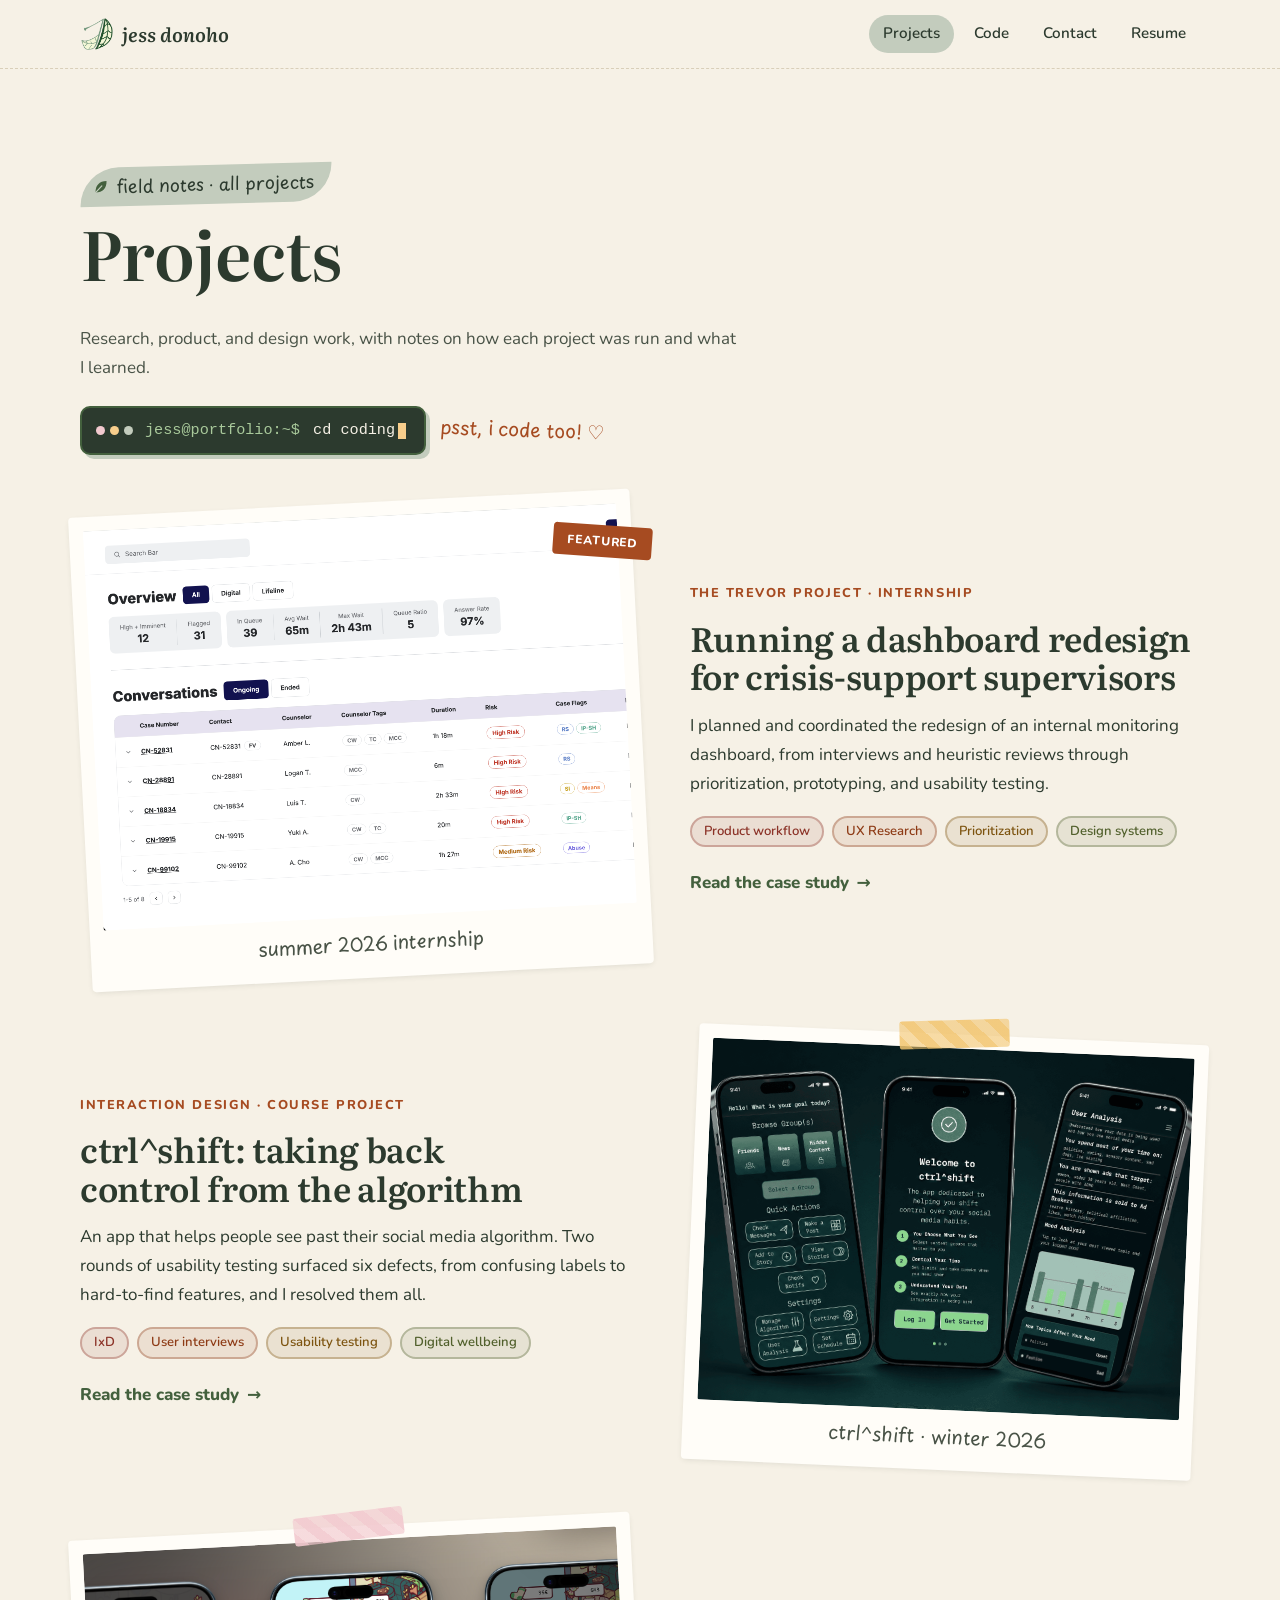
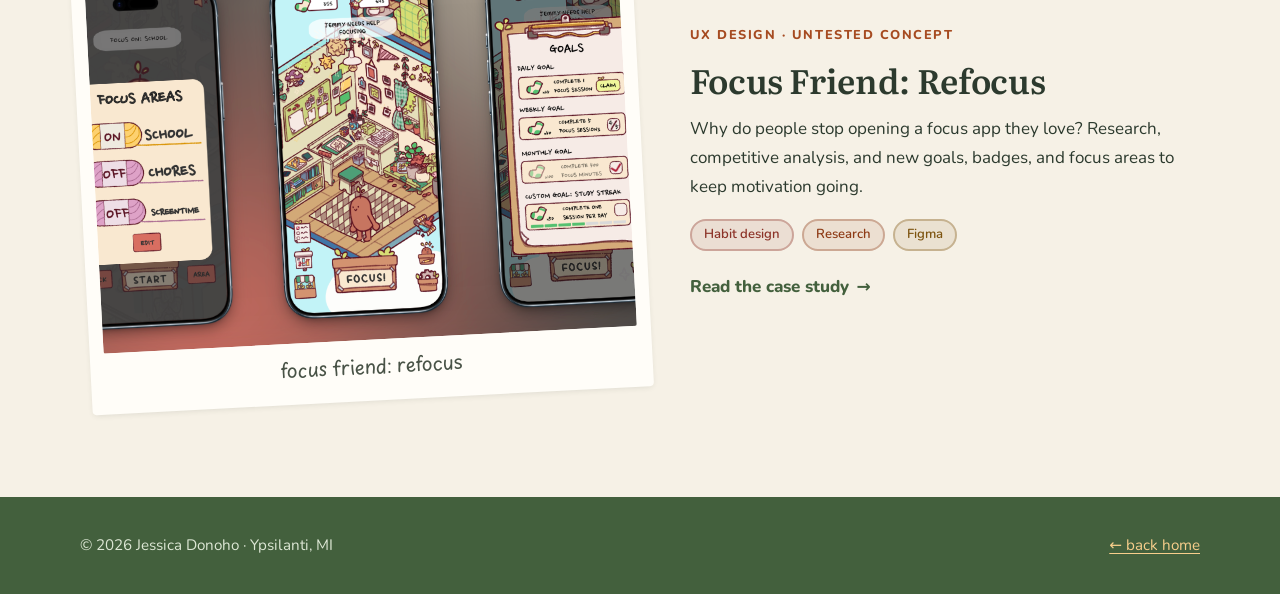
<file: projects.html>
<!DOCTYPE html>
<!--
  ==========================================================================
  PROJECTS — projects.html
  All case studies in one place. The "Projects" tab in the nav points here.
  To add a project: copy one <article class="project"> block (and add it to
  the WORK section of index.html too if you want it on the home page).
  ==========================================================================
-->
<html lang="en" class="no-js">
<head>
  <meta charset="UTF-8" />
  <meta name="viewport" content="width=device-width, initial-scale=1.0" />
  <title>Projects — Jessica Donoho</title>
  <meta name="description" content="UX research, product, and interaction design case studies by Jessica Donoho." />
  <link rel="icon" href="images/favicon.ico" sizes="any" />
  <link rel="icon" href="images/favicon-32.png" type="image/png" sizes="32x32" />
  <link rel="apple-touch-icon" href="images/apple-touch-icon.png" />

  <link rel="preconnect" href="https://fonts.googleapis.com" />
  <link rel="preconnect" href="https://fonts.gstatic.com" crossorigin />
  <link href="https://fonts.googleapis.com/css2?family=Literata:ital,opsz,wght@0,7..72,400..700;1,7..72,400..700&family=Nunito:wght@400;600;700;800&family=Playpen+Sans:wght@400..700&display=swap" rel="stylesheet" />
  <link rel="stylesheet" href="css/html_reset.css"/>
  <link rel="stylesheet" href="css/styles.css" />
</head>

<body>

  <!-- ======================================================================
       SITE HEADER
       ====================================================================== -->
  <header class="site-header">
    <a class="skip-link" href="#main">Skip to Main</a>
    <nav class="nav container" aria-label="Main">
      <a class="logo" href="index.html">
        <img src="images/logo.png" alt="" width="34" height="34" />
        jess donoho
      </a>
      <button class="nav-toggle" aria-label="Open menu" aria-expanded="false" aria-controls="nav-links">
        <svg viewBox="0 0 24 24" fill="none" stroke="currentColor" stroke-width="2.2" stroke-linecap="round" aria-hidden="true"><path d="M4 7h16M4 12h16M4 17h16" /></svg>
      </button>
      <ul class="nav-links" id="nav-links">
        <li><a href="projects.html" aria-current="page">Projects</a></li>
        <li><a href="coding.html">Code</a></li>
        <li><a href="index.html#contact">Contact</a></li>
        <li><a href="resume.pdf" target="_blank" rel="noopener">Resume</a></li>
      </ul>
    </nav>
  </header>


  <main id="main">
    <section class="section">
      <div class="container">
        <div class="section-head reveal">
          <span class="hand-label">field notes · all projects</span>
          <h1>Projects</h1>
          <p>Research, product, and design work, with notes on how each project was run and what I learned.</p>
          <a class="term-link" href="coding.html" aria-label="Looking for code? See my coding projects">
            <span class="term-dots" aria-hidden="true"><i></i><i></i><i></i></span>
            <code><span class="term-prompt">jess@portfolio:~$</span> cd coding<span class="term-cursor" aria-hidden="true"></span></code>
            <span class="term-note" aria-hidden="true">psst, i code too! ♡</span>
          </a>
        </div>

        <div class="projects">

          <!-- ---------- The Trevor Project (featured) ---------- -->
          <article class="project project--link reveal">
            <div class="project-media">
              <span class="badge">FEATURED</span>
              <figure class="polaroid tilt-left">
                <img style="object-fit: cover; object-position: left" src="images/trevor/dash_overview.png" alt="Redesigned crisis-monitoring dashboard for The Trevor Project" />
                <figcaption>summer 2026 internship</figcaption>
              </figure>
            </div>
            <div>
              <p class="kicker">The Trevor Project · Internship</p>
              <h2 class="h3-like"><a class="project-link" href="trevor-project.html">Running a dashboard redesign for crisis-support supervisors</a></h2>
              <p>
                I planned and coordinated the redesign of an internal monitoring dashboard,
                from interviews and heuristic reviews through prioritization, prototyping, and
                usability testing.
              </p>
              <ul class="chips">
                <li class="chip">Product workflow</li>
                <li class="chip">UX Research</li>
                <li class="chip">Prioritization</li>
                <li class="chip">Design systems</li>
              </ul>
              <span class="project-cta" aria-hidden="true">Read the case study <span>→</span></span>
            </div>
          </article>

          <!-- ---------- ctrl^shift ---------- -->
          <article class="project project--link project--flip reveal">
            <div class="project-media">
              <figure class="polaroid tilt-right taped">
                <img src="images/ctrl-shift/overview.png" alt="ctrl^shift app screens: home, onboarding, and user analysis" />
                <figcaption>ctrl^shift · winter 2026</figcaption>
              </figure>
            </div>
            <div>
              <p class="kicker">Interaction Design · Course project</p>
              <h2 class="h3-like"><a class="project-link" href="ctrl-shift.html">ctrl^shift: taking back control from the algorithm</a></h2>
              <p>
                An app that helps people see past their social media algorithm. Two rounds of usability testing surfaced six defects, from confusing labels to hard-to-find features, and I resolved them all.
              </p>
              <ul class="chips">
                <li class="chip">IxD</li>
                <li class="chip">User interviews</li>
                <li class="chip">Usability testing</li>
                <li class="chip">Digital wellbeing</li>
              </ul>
              <span class="project-cta" aria-hidden="true">Read the case study <span>→</span></span>
            </div>
          </article>

          <!-- ---------- Focus Friend: Refocus ---------- -->
          <article class="project project--link reveal">
            <div class="project-media">
              <figure class="polaroid tilt-left taped taped--pink">
                <img src="images/refocus/cover.png" alt="Three Focus Friend screens: the Focus Areas toggles, the bean's room with the Focus button, and the Goals clipboard" />
                <figcaption>focus friend: refocus</figcaption>
              </figure>
            </div>
            <div>
              <p class="kicker">UX Design · Untested concept</p>
              <h2 class="h3-like"><a class="project-link" href="refocus.html">Focus Friend: Refocus</a></h2>
              <p>
                Why do people stop opening a focus app they love? Research, competitive analysis,
                and new goals, badges, and focus areas to keep motivation going.
              </p>
              <ul class="chips">
                <li class="chip">Habit design</li>
                <li class="chip">Research</li>
                <li class="chip">Figma</li>
              </ul>
              <span class="project-cta" aria-hidden="true">Read the case study <span>→</span></span>
            </div>
          </article>

        </div>
      </div>
    </section>
  </main>


  <footer class="site-footer">
    <div class="container">
      <span>© <span data-year>2026</span> Jessica Donoho · Ypsilanti, MI</span>
      <span><a href="index.html">← back home</a></span>
    </div>
  </footer>

  <script src="js/main.js"></script>
</body>
</html>
</file>
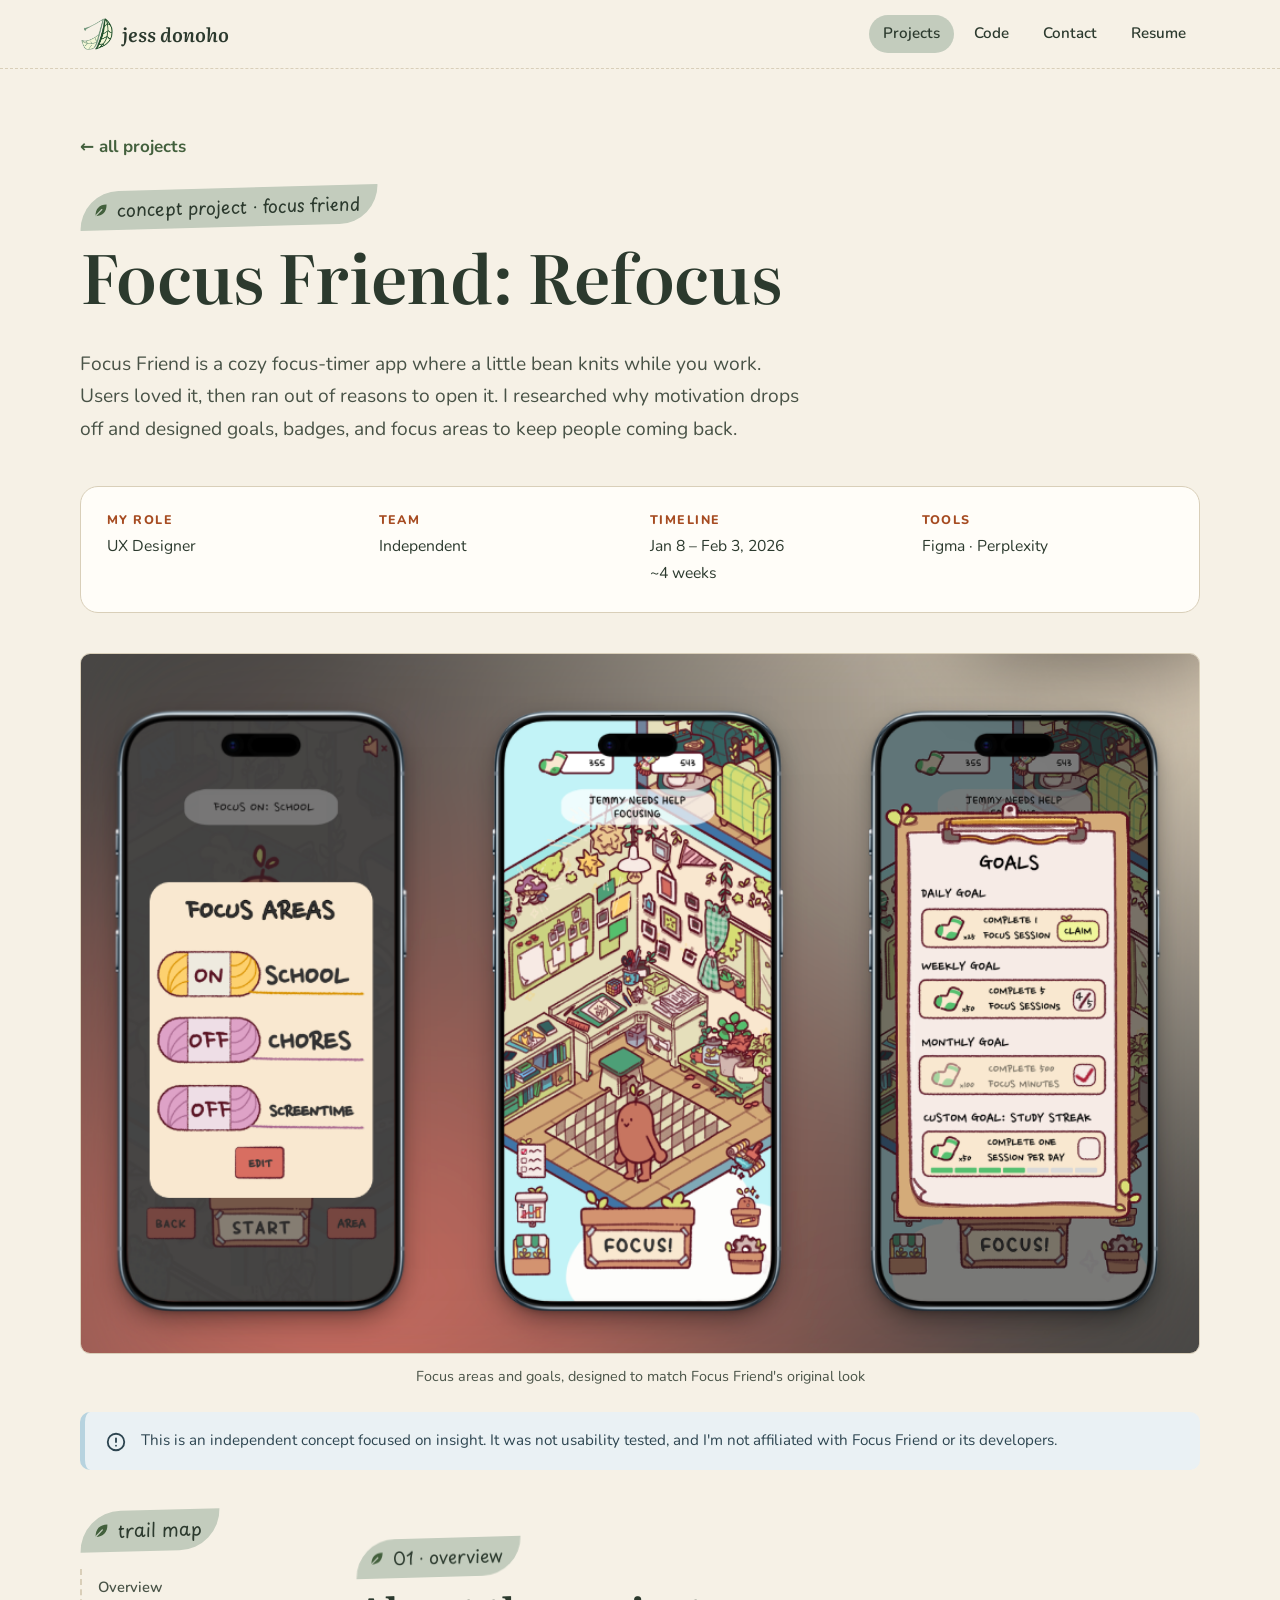
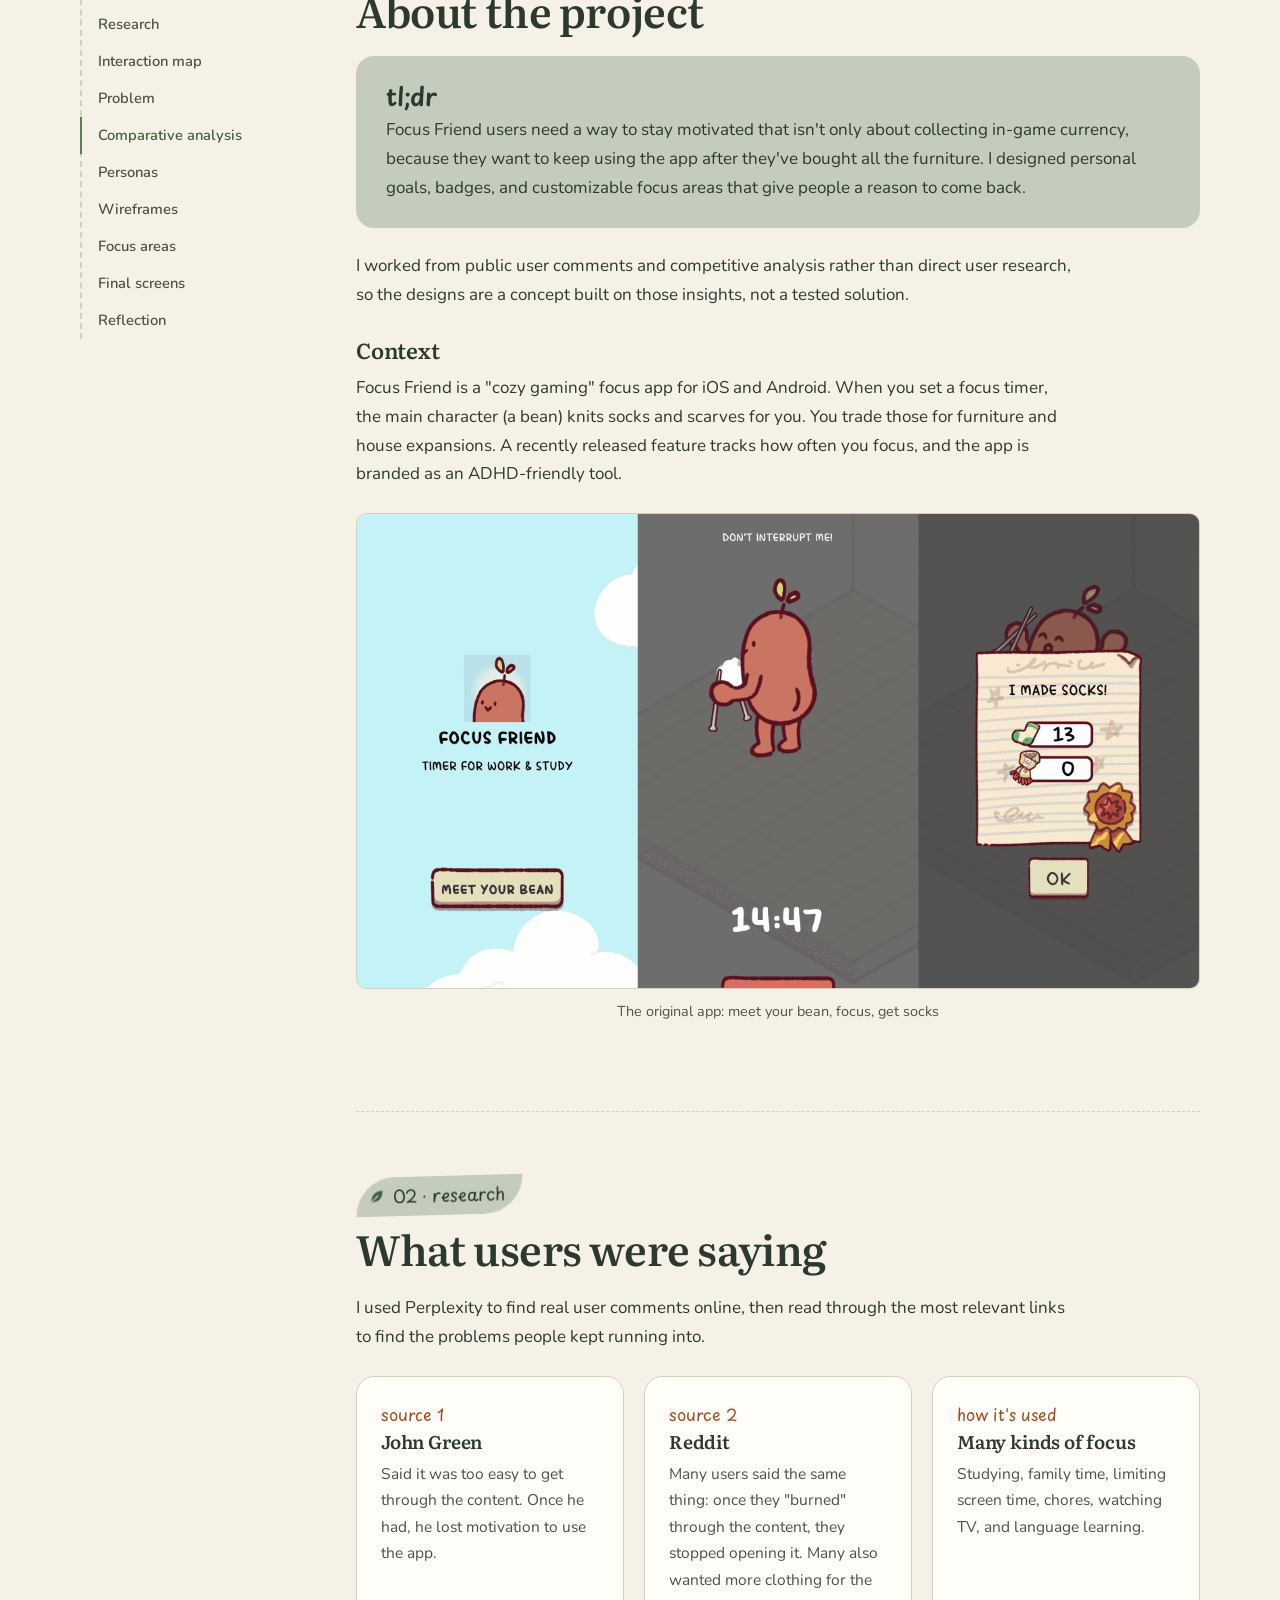
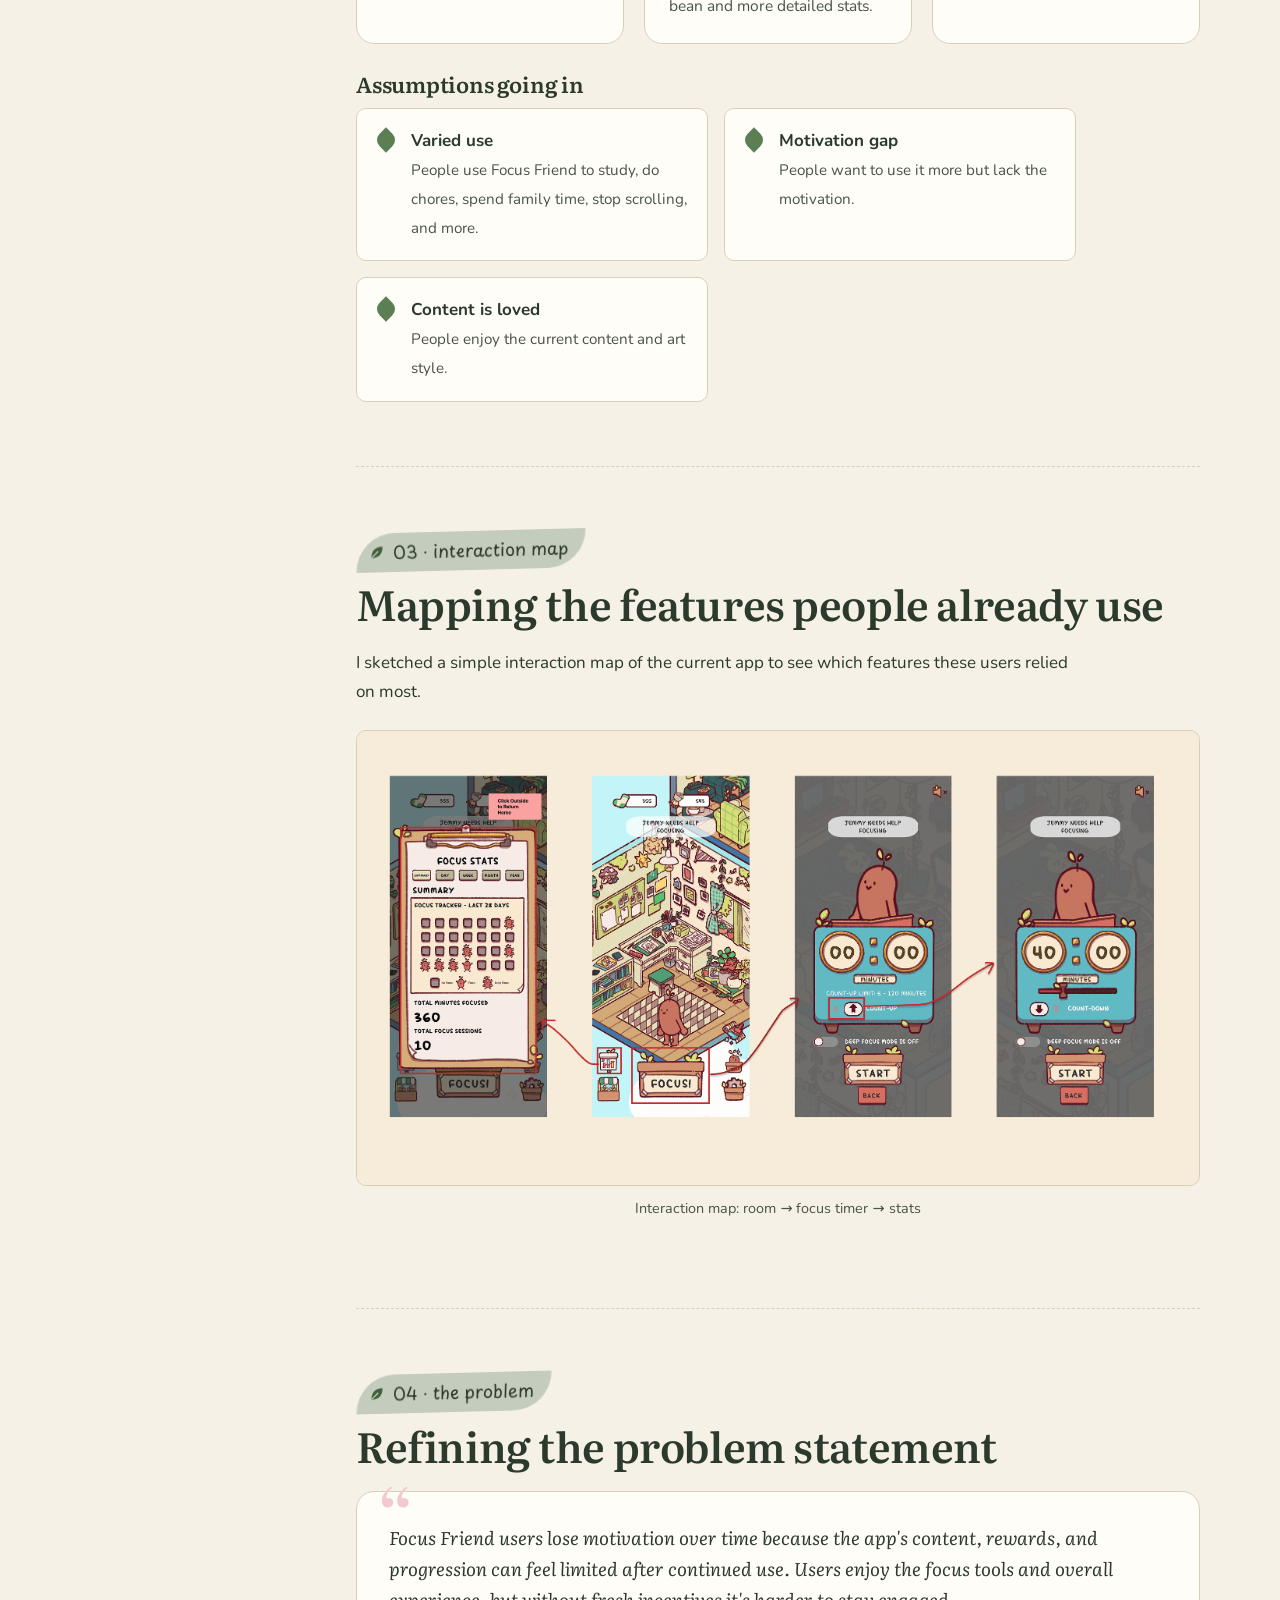
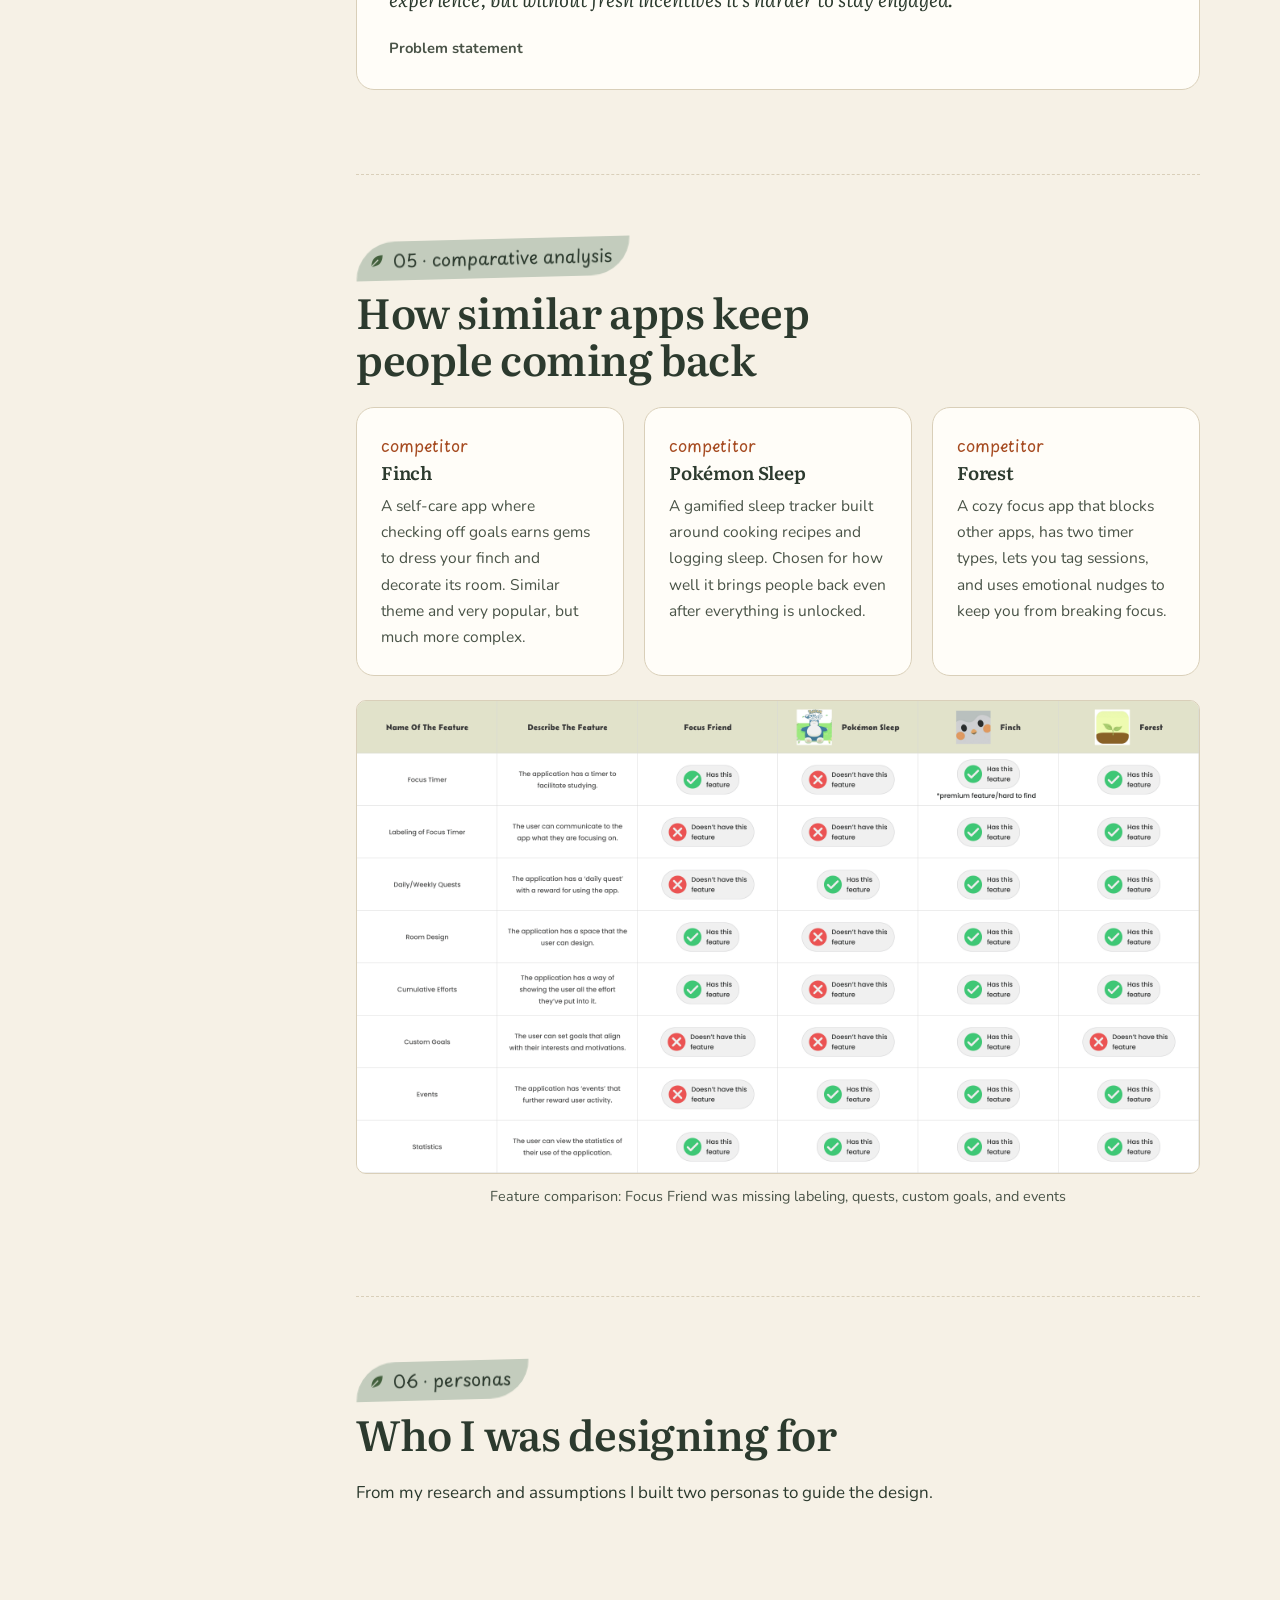
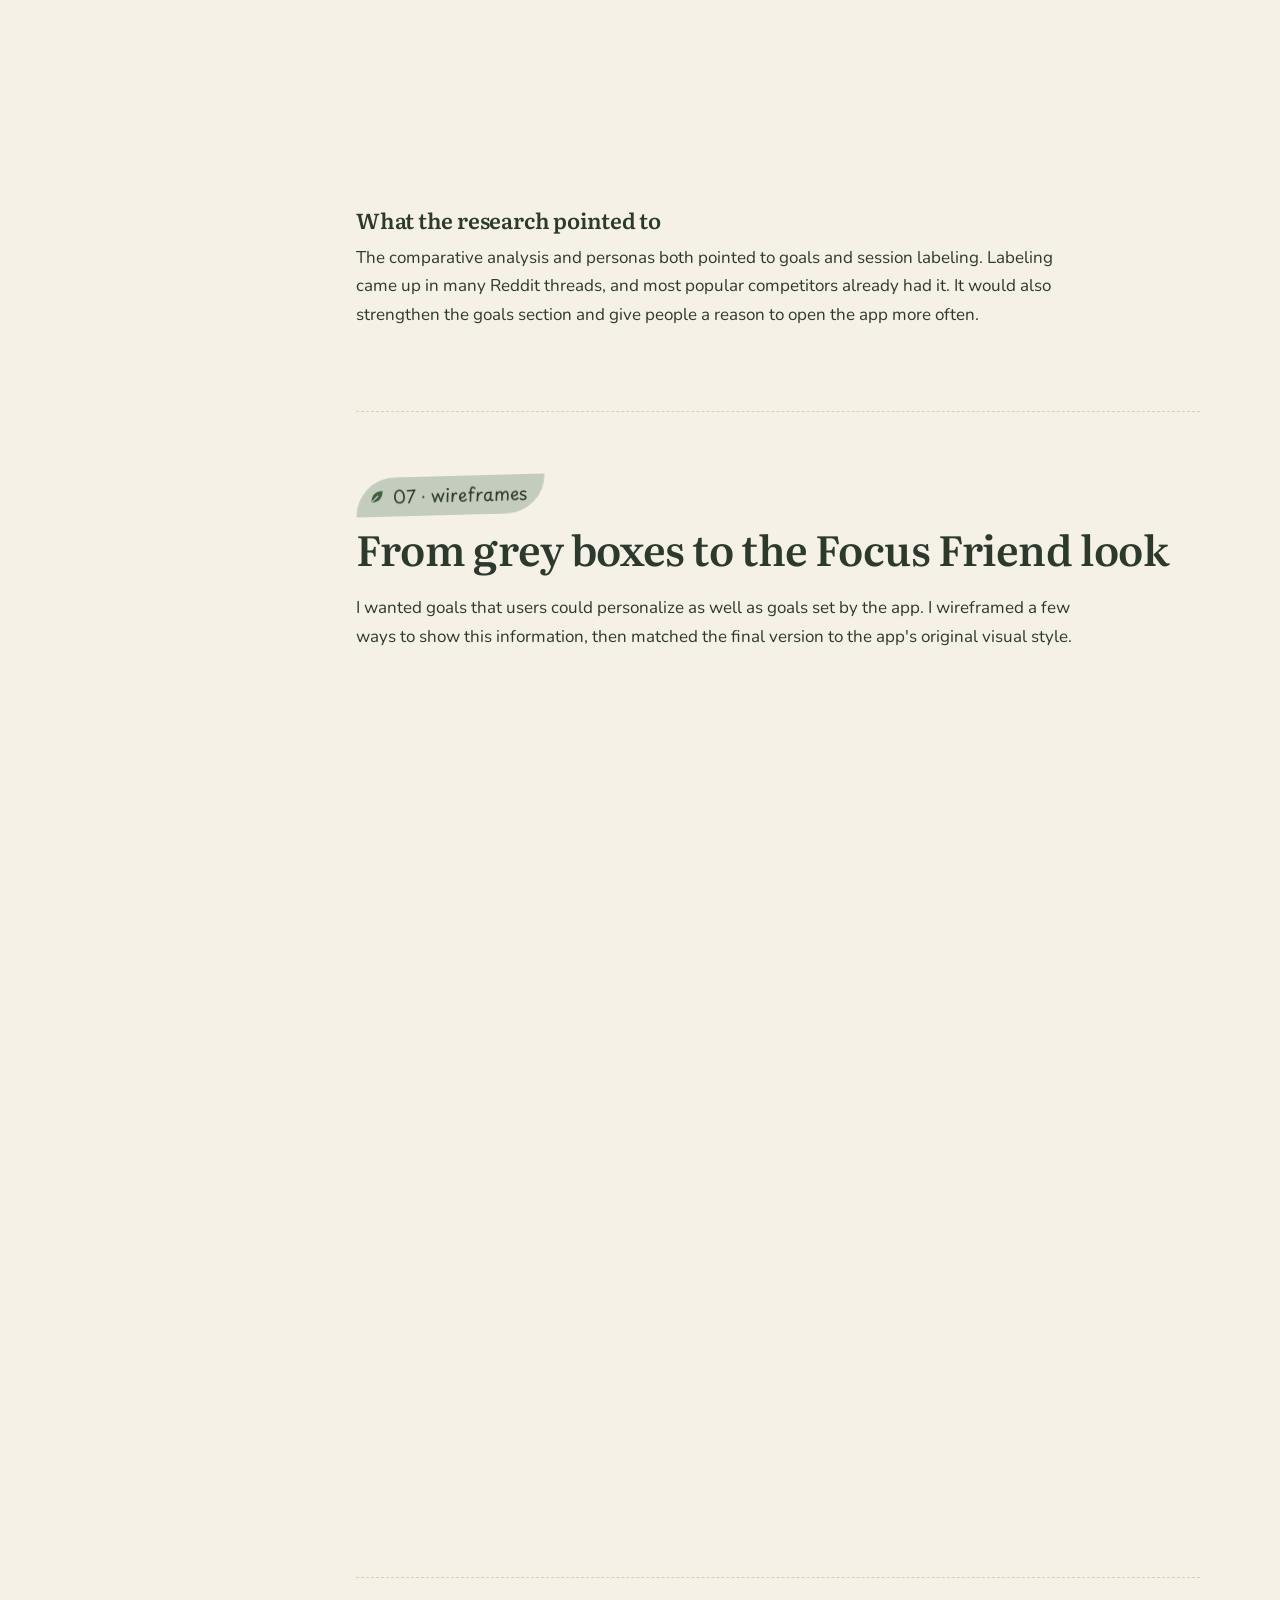
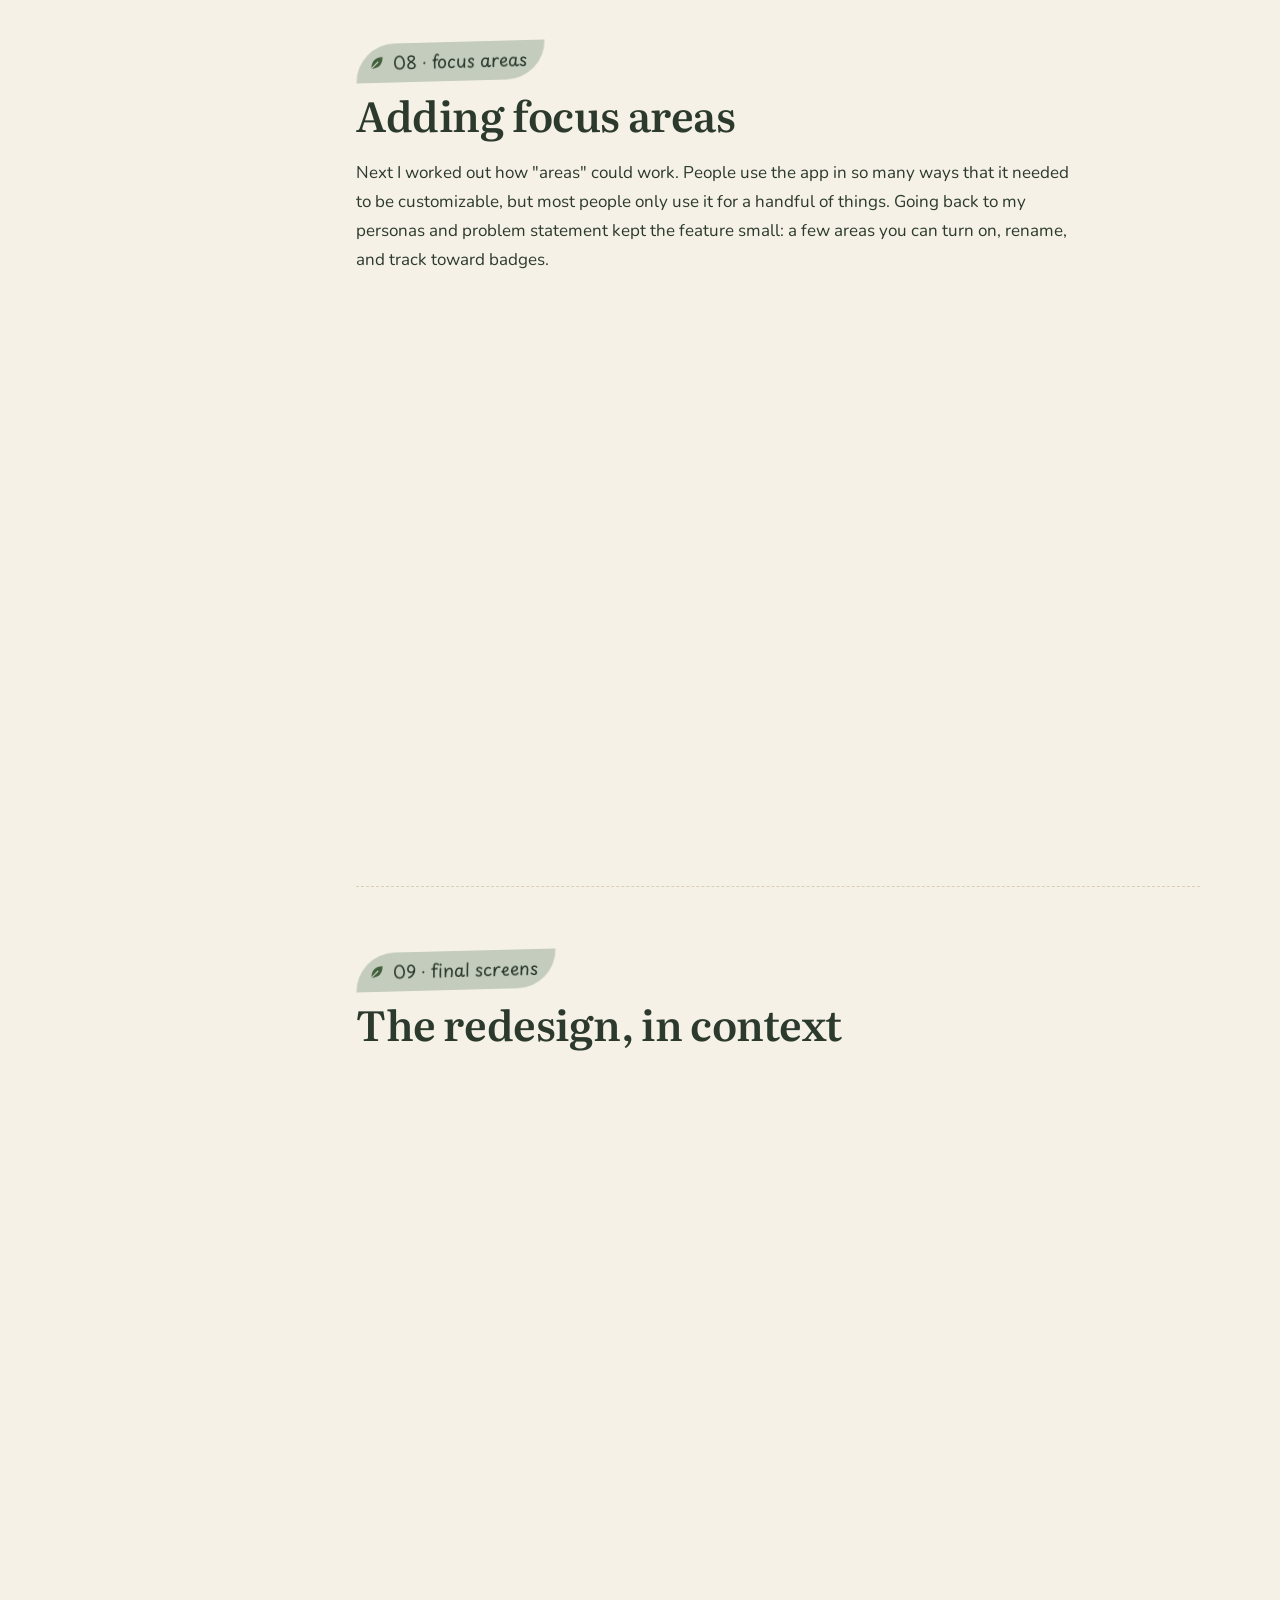
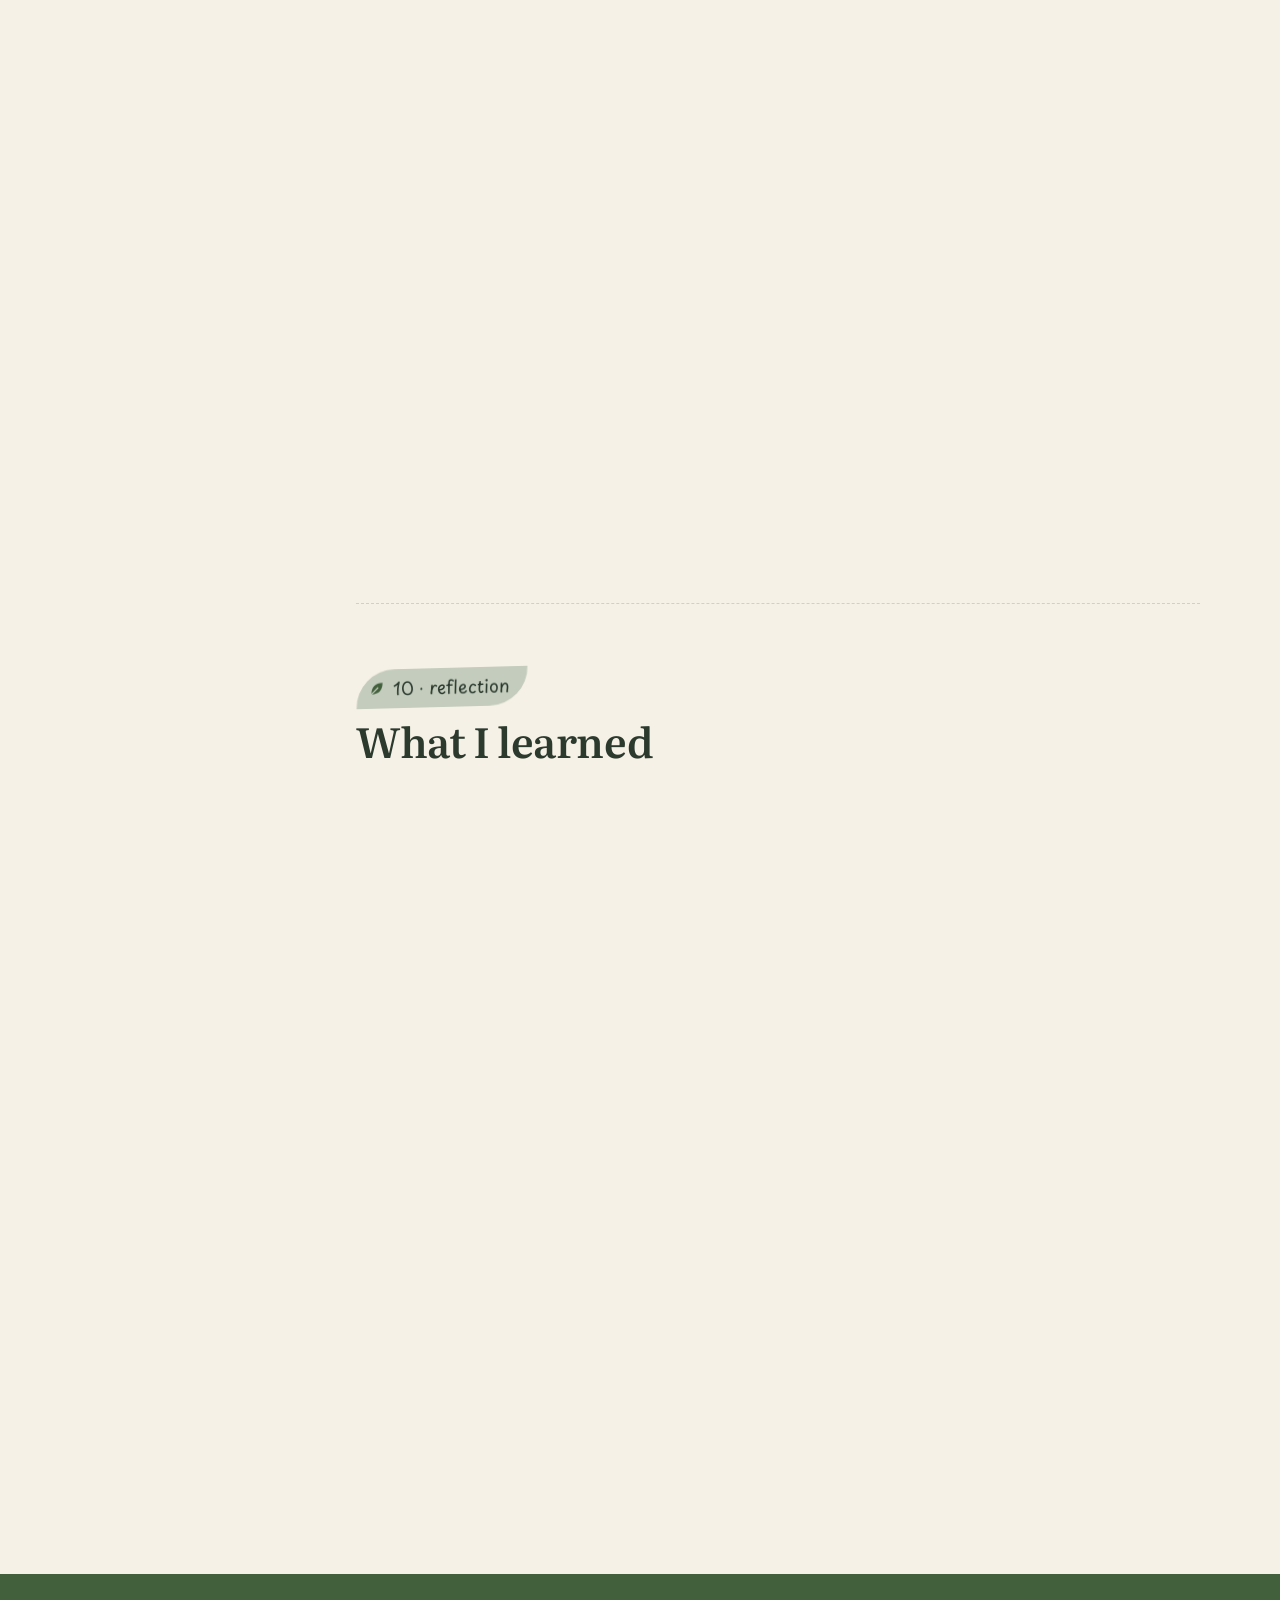
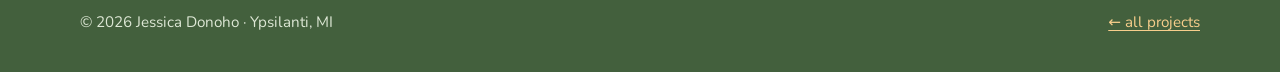
<file: refocus.html>
<!DOCTYPE html>
<!--
  ==========================================================================
  CASE STUDY — Focus Friend: Refocus (personal project)
  Content migrated from the old Framer page.

  PAGE MAP (each section has an id; the sidebar links to them):
    #overview      about the project, problem, context
    #research      user research (Perplexity, Reddit, John Green) + assumptions
    #mapping       interaction map of the current app
    #problem       refined problem statement
    #comparative   competitor analysis (Finch, Pokémon Sleep, Forest)
    #personas      George + second persona
    #design        wireframes + goals/badges
    #areas         focus areas feature
    #final         final screens
    #reflection    what I learned

  IMAGES: all live in images/refocus/.
  ==========================================================================
-->
<html lang="en" class="no-js">
<head>
  <meta charset="UTF-8" />
  <meta name="viewport" content="width=device-width, initial-scale=1.0" />
  <title>Focus Friend: Refocus — Jessica Donoho</title>
  <meta name="description" content="An untested UX concept for Focus Friend, a cozy focus-timer app: why motivation drops off, plus competitive analysis, personas, and new goal, badge, and focus-area features." />
  <link rel="icon" href="images/favicon.ico" sizes="any" />
  <link rel="icon" href="images/favicon-32.png" type="image/png" sizes="32x32" />
  <link rel="apple-touch-icon" href="images/apple-touch-icon.png" />

  <link rel="preconnect" href="https://fonts.googleapis.com" />
  <link rel="preconnect" href="https://fonts.gstatic.com" crossorigin />
  <link href="https://fonts.googleapis.com/css2?family=Literata:ital,opsz,wght@0,7..72,400..700;1,7..72,400..700&family=Nunito:wght@400;600;700;800&family=Playpen+Sans:wght@400..700&display=swap" rel="stylesheet" />
  <link rel="stylesheet" href="css/html_reset.css"/>
  <link rel="stylesheet" href="css/styles.css" />
</head>

<body>

  <!-- ======================================================================
       SITE HEADER (same as index.html; links point back to the home page)
       ====================================================================== -->
  <header class="site-header">
    <a class="skip-link" href="#main">Skip to Main</a>
    <nav class="nav container" aria-label="Main">
      <a class="logo" href="index.html">
        <img src="images/logo.png" alt="" width="34" height="34" />
        jess donoho
      </a>
      <button class="nav-toggle" aria-label="Open menu" aria-expanded="false" aria-controls="nav-links">
        <svg viewBox="0 0 24 24" fill="none" stroke="currentColor" stroke-width="2.2" stroke-linecap="round" aria-hidden="true"><path d="M4 7h16M4 12h16M4 17h16" /></svg>
      </button>
      <ul class="nav-links" id="nav-links">
        <li><a href="projects.html" aria-current="page">Projects</a></li>
        <li><a href="coding.html">Code</a></li>
        <li><a href="index.html#contact">Contact</a></li>
        <li><a href="resume.pdf" target="_blank" rel="noopener">Resume</a></li>
      </ul>
    </nav>
  </header>


  <main id="main">

    <!-- ====================================================================
         CASE STUDY HERO
         ==================================================================== -->
    <section class="cs-hero">
      <div class="container">
        <a class="back" href="projects.html">← all projects</a>

        <span class="hand-label">concept project · focus friend</span>
        <h1>Focus Friend: Refocus</h1>
        <p class="lede">
          Focus Friend is a cozy focus-timer app where a little bean knits while you work.
          Users loved it, then ran out of reasons to open it. I researched why motivation
          drops off and designed goals, badges, and focus areas to keep people coming back.
        </p>

        <div class="meta-grid">
          <div>
            <p class="meta-label">My role</p>
            <p>UX Designer</p>
          </div>
          <div>
            <p class="meta-label">Team</p>
            <p>Independent</p>
          </div>
          <div>
            <p class="meta-label">Timeline</p>
            <p>Jan 8 – Feb 3, 2026<br />~4 weeks</p>
          </div>
          <div>
            <p class="meta-label">Tools</p>
            <p>Figma · Perplexity</p>
          </div>
        </div>

        <figure class="shot reveal">
          <img src="images/refocus/cover.png" alt="Three Focus Friend screens: the Focus Areas toggles, the bean's room with the Focus button, and the Goals clipboard" />
          <figcaption>Focus areas and goals, designed to match Focus Friend's original look</figcaption>
        </figure>

        <div class="callout">
          <svg viewBox="0 0 24 24" fill="none" stroke="currentColor" stroke-width="2" stroke-linecap="round" aria-hidden="true"><circle cx="12" cy="12" r="9" /><path d="M12 8v4M12 16h.01" /></svg>
          <p style="margin:0;">This is an independent concept focused on insight. It was not usability tested, and I'm not affiliated with Focus Friend or its developers.</p>
        </div>
      </div>
    </section>


    <div class="container cs-layout">

      <nav class="toc" aria-label="Case study sections">
        <span class="hand-label">trail map</span>
        <ol>
          <li><a href="#overview">Overview</a></li>
          <li><a href="#research">Research</a></li>
          <li><a href="#mapping">Interaction map</a></li>
          <li><a href="#problem">Problem</a></li>
          <li><a href="#comparative">Comparative analysis</a></li>
          <li><a href="#personas">Personas</a></li>
          <li><a href="#design">Wireframes</a></li>
          <li><a href="#areas">Focus areas</a></li>
          <li><a href="#final">Final screens</a></li>
          <li><a href="#reflection">Reflection</a></li>
        </ol>
      </nav>

      <article>

        <!-- 01 · OVERVIEW -->
        <section class="cs-section" id="overview">
          <span class="hand-label">01 · overview</span>
          <h2>About the project</h2>
          <div class="tldr reveal">
            <h3>tl;dr</h3>
            <p>
              Focus Friend users need a way to stay motivated that isn't only about collecting
              in-game currency, because they want to keep using the app after they've bought all
              the furniture. I designed personal goals, badges, and customizable focus areas that
              give people a reason to come back.
            </p>
          </div>

          <p style="margin-top: 24px;">
            I worked from public user comments and competitive analysis rather than direct user
            research, so the designs are a concept built on those insights, not a tested solution.
          </p>

          <h3 style="margin-top: 28px;">Context</h3>
          <p>
            Focus Friend is a "cozy gaming" focus app for iOS and Android. When you set a focus
            timer, the main character (a bean) knits socks and scarves for you. You trade those for
            furniture and house expansions. A recently released feature tracks how often you focus,
            and the app is branded as an ADHD-friendly tool.
          </p>
          <figure class="shot reveal">
            <img src="images/refocus/originalff.png" alt="The original Focus Friend app: welcome screen, the bean knitting during a focus timer, and the reward screen showing socks earned" />
            <figcaption>The original app: meet your bean, focus, get socks</figcaption>
          </figure>
        </section>


        <!-- 02 · RESEARCH -->
        <section class="cs-section" id="research">
          <span class="hand-label">02 · research</span>
          <h2>What users were saying</h2>
          <p>
            I used Perplexity to find real user comments online, then read through the most
            relevant links to find the problems people kept running into.
          </p>

          <div class="cards">
            <div class="card reveal">
              <span class="tag">source 1</span>
              <h3>John Green</h3>
              <p>Said it was too easy to get through the content. Once he had, he lost motivation to use the app.</p>
            </div>
            <div class="card reveal">
              <span class="tag">source 2</span>
              <h3>Reddit</h3>
              <p>Many users said the same thing: once they "burned" through the content, they stopped opening it. Many also wanted more clothing for the bean and more detailed stats.</p>
            </div>
            <div class="card reveal">
              <span class="tag">how it's used</span>
              <h3>Many kinds of focus</h3>
              <p>Studying, family time, limiting screen time, chores, watching TV, and language learning.</p>
            </div>
          </div>

          <h3 style="margin-top: 28px;">Assumptions going in</h3>
          <ul class="owned">
            <li class="reveal"><strong>Varied use</strong><span>People use Focus Friend to study, do chores, spend family time, stop scrolling, and more.</span></li>
            <li class="reveal"><strong>Motivation gap</strong><span>People want to use it more but lack the motivation.</span></li>
            <li class="reveal"><strong>Content is loved</strong><span>People enjoy the current content and art style.</span></li>
          </ul>
        </section>


        <!-- 03 · INTERACTION MAP -->
        <section class="cs-section" id="mapping">
          <span class="hand-label">03 · interaction map</span>
          <h2>Mapping the features people already use</h2>
          <p>I sketched a simple interaction map of the current app to see which features these users relied on most.</p>
          <figure class="shot reveal">
            <img src="images/refocus/flow.png" alt="Interaction map connecting Focus Friend's focus stats, room, and focus timer screens" />
            <figcaption>Interaction map: room → focus timer → stats</figcaption>
          </figure>
        </section>


        <!-- 04 · PROBLEM -->
        <section class="cs-section" id="problem">
          <span class="hand-label">04 · the problem</span>
          <h2>Refining the problem statement</h2>
          <blockquote class="quote reveal">
            <p>Focus Friend users lose motivation over time because the app's content, rewards, and progression can feel limited after continued use. Users enjoy the focus tools and overall experience, but without fresh incentives it's harder to stay engaged.</p>
            <cite>Problem statement</cite>
          </blockquote>
        </section>


        <!-- 05 · COMPARATIVE ANALYSIS -->
        <section class="cs-section" id="comparative">
          <span class="hand-label">05 · comparative analysis</span>
          <h2>How similar apps keep people coming back</h2>
          <div class="cards">
            <div class="card reveal">
              <span class="tag">competitor</span>
              <h3>Finch</h3>
              <p>A self-care app where checking off goals earns gems to dress your finch and decorate its room. Similar theme and very popular, but much more complex.</p>
            </div>
            <div class="card reveal">
              <span class="tag">competitor</span>
              <h3>Pokémon Sleep</h3>
              <p>A gamified sleep tracker built around cooking recipes and logging sleep. Chosen for how well it brings people back even after everything is unlocked.</p>
            </div>
            <div class="card reveal">
              <span class="tag">competitor</span>
              <h3>Forest</h3>
              <p>A cozy focus app that blocks other apps, has two timer types, lets you tag sessions, and uses emotional nudges to keep you from breaking focus.</p>
            </div>
          </div>
          <figure class="shot reveal">
            <img src="images/refocus/comparison.png" alt="Feature comparison grid of Focus Friend, Pokémon Sleep, Finch, and Forest across focus timer, labeling, daily quests, room design, cumulative efforts, custom goals, events, and statistics" loading="lazy" />
            <figcaption>Feature comparison: Focus Friend was missing labeling, quests, custom goals, and events</figcaption>
          </figure>
        </section>


        <!-- 06 · PERSONAS -->
        <section class="cs-section" id="personas">
          <span class="hand-label">06 · personas</span>
          <h2>Who I was designing for</h2>
          <p>From my research and assumptions I built two personas to guide the design.</p>
          <div class="before-after">
            <figure class="shot reveal">
              <img src="images/refocus/persona_man.png" alt="Persona: Proud Dad George, 33, a salesman learning Spanish who wants to stop using his phone at family time" loading="lazy" />
            </figure>
            <figure class="shot reveal">
              <img src="images/refocus/persona_woman.png" alt="Persona: Busy Bea, 19, a pre-med student at UCLA who uses Focus Friend for schoolwork and screen time but often forgets to open it" loading="lazy" />
            </figure>
          </div>

          <h3 style="margin-top: 28px;">What the research pointed to</h3>
          <p>
            The comparative analysis and personas both pointed to goals and session labeling.
            Labeling came up in many Reddit threads, and most popular competitors already had it.
            It would also strengthen the goals section and give people a reason to open the app
            more often.
          </p>
        </section>


        <!-- 07 · WIREFRAMES -->
        <section class="cs-section" id="design">
          <span class="hand-label">07 · wireframes</span>
          <h2>From grey boxes to the Focus Friend look</h2>
          <p>
            I wanted goals that users could personalize as well as goals set by the app. I
            wireframed a few ways to show this information, then matched the final version to
            the app's original visual style.
          </p>
          <figure class="shot reveal">
            <img src="images/refocus/wireframes.png" alt="Low-fidelity wireframes for awards, goals, a weekly progress ring, and categorized goal lists" loading="lazy" />
            <figcaption>Lo-fi explorations: awards, weekly goals, and categorized goal lists</figcaption>
          </figure>
          <figure class="shot reveal">
            <img src="images/refocus/goals.png" alt="Hi-fi badges screen and three states of the goals screen: in progress, ready to claim, and completed" loading="lazy" />
            <figcaption>Hi-fi: badges plus daily, weekly, monthly, and custom goals moving from in progress to claimed</figcaption>
          </figure>
        </section>


        <!-- 08 · FOCUS AREAS -->
        <section class="cs-section" id="areas">
          <span class="hand-label">08 · focus areas</span>
          <h2>Adding focus areas</h2>
          <p>
            Next I worked out how "areas" could work. People use the app in so many ways that it
            needed to be customizable, but most people only use it for a handful of things. Going
            back to my personas and problem statement kept the feature small: a few areas you can
            turn on, rename, and track toward badges.
          </p>
          <div class="before-after">
            <figure class="shot reveal">
              <img src="images/refocus/area_button.png" alt="Timer screen with a new Area button next to Start" loading="lazy" />
              <figcaption>A new "Area" button next to Start</figcaption>
            </figure>
            <figure class="shot reveal">
              <img src="images/refocus/focus-areas.png" alt="Focus areas modal with yarn-ball toggles for school, chores, and screentime, shown in view and edit states" loading="lazy" />
              <figcaption>Yarn-ball toggles for each area, with an edit state</figcaption>
            </figure>
          </div>
        </section>


        <!-- 09 · FINAL SCREENS -->
        <section class="cs-section" id="final">
          <span class="hand-label">09 · final screens</span>
          <h2>The redesign, in context</h2>
          <div class="screens">
            <figure class="reveal"><img src="images/refocus/phone_home.png" alt="Focus Friend home screen showing the bean's room" loading="lazy" /><figcaption>home</figcaption></figure>
            <figure class="reveal"><img src="images/refocus/phone_timer.png" alt="Focus timer screen with the new Area button" loading="lazy" /><figcaption>timer + area</figcaption></figure>
            <figure class="reveal"><img src="images/refocus/phone-focus-areas.png" alt="Focus areas modal on a phone" loading="lazy" /><figcaption>focus areas</figcaption></figure>
            <figure class="reveal"><img src="images/refocus/phone-focus-areas-edit.png" alt="Focus areas modal in edit mode on a phone" loading="lazy" /><figcaption>editing areas</figcaption></figure>
          </div>
          <div class="screens">
            <figure class="reveal"><img src="images/refocus/phone_goals.png" alt="Goals screen on a phone" loading="lazy" /><figcaption>goals</figcaption></figure>
            <figure class="reveal"><img src="images/refocus/phone_goals2.png" alt="Goals screen with goals ready to claim" loading="lazy" /><figcaption>claiming goals</figcaption></figure>
            <figure class="reveal"><img src="images/refocus/phone_badges.png" alt="Badges screen showing minutes per focus area and minutes until the next badge" loading="lazy" /><figcaption>badges</figcaption></figure>
          </div>
        </section>


        <!-- 10 · REFLECTION -->
        <section class="cs-section" id="reflection">
          <span class="hand-label">10 · reflection</span>
          <h2>What I learned</h2>
          <div class="cards">
            <div class="card reveal">
              <span class="tag">what worked</span>
              <h3>Public comments reveal patterns fast</h3>
              <p>Reddit threads and reviews surfaced the same motivation problem again and again, which gave me a clear direction to design toward.</p>
            </div>
            <div class="card reveal">
              <span class="tag">what worked</span>
              <h3>Fit the existing style</h3>
              <p>Matching Focus Friend's look made the new features feel like a natural part of the app.</p>
            </div>
            <div class="card reveal">
              <span class="tag">what I'd change</span>
              <h3>Make time to test</h3>
              <p>I didn't have time for user testing, so the goals and areas flows are still assumptions. Testing them with Focus Friend users would be my next step.</p>
            </div>
          </div>

          <div class="tldr reveal" style="margin-top: 28px;">
            <h3>looking back</h3>
            <p>
              Focus Friend now has features like the ones I designed, built in some different ways
              through its own design process. I had no influence on their work. It's been
              interesting to compare their decisions with mine and learn from where they differ.
            </p>
          </div>

          <div class="next-project reveal" style="margin-top: 40px;">
            <div>
              <span class="hand-label">next up</span>
              <h3 style="margin:0;">The Trevor Project</h3>
            </div>
            <a class="btn btn--primary" href="trevor-project.html">View project →</a>
          </div>
        </section>

      </article>
    </div>
  </main>


  <footer class="site-footer" style="margin-top: 64px;">
    <div class="container">
      <span>© <span data-year>2026</span> Jessica Donoho · Ypsilanti, MI</span>
      <span><a href="projects.html">← all projects</a></span>
    </div>
  </footer>

  <script src="js/main.js"></script>
</body>
</html>
</file>
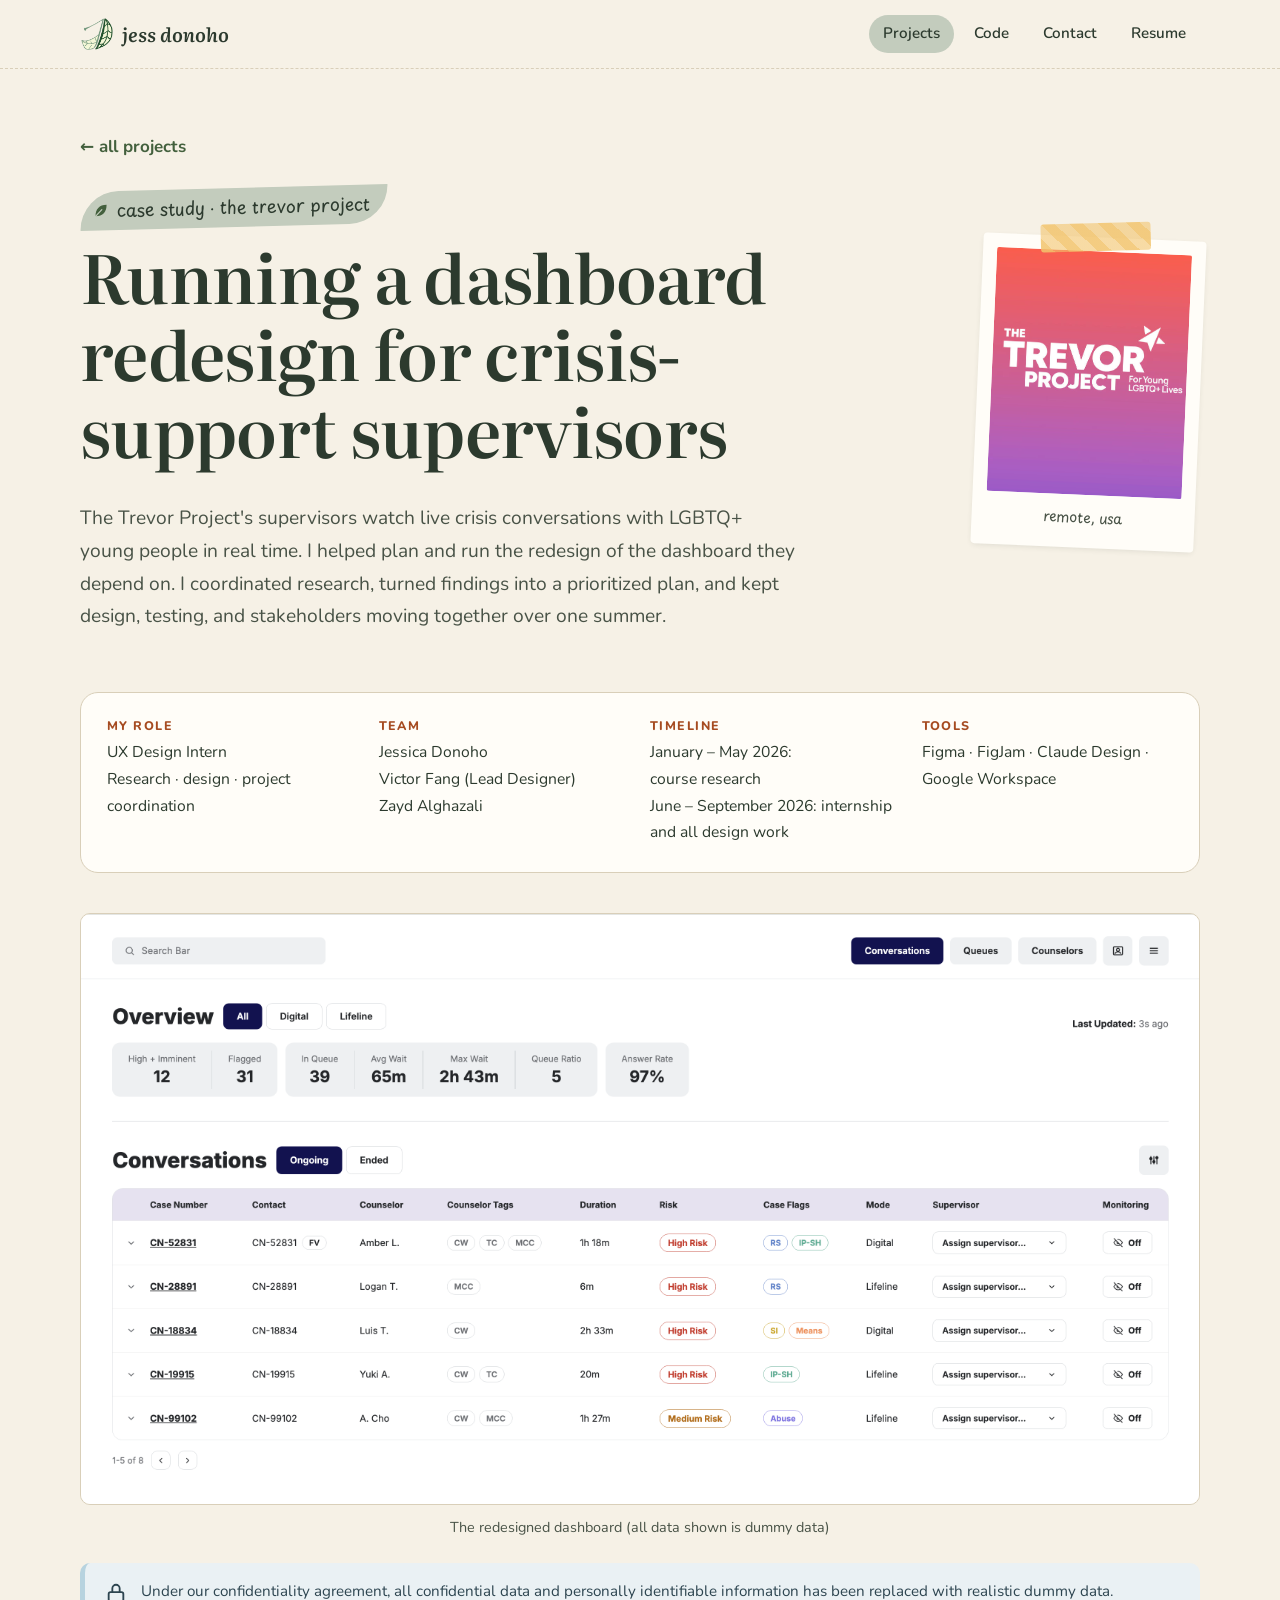
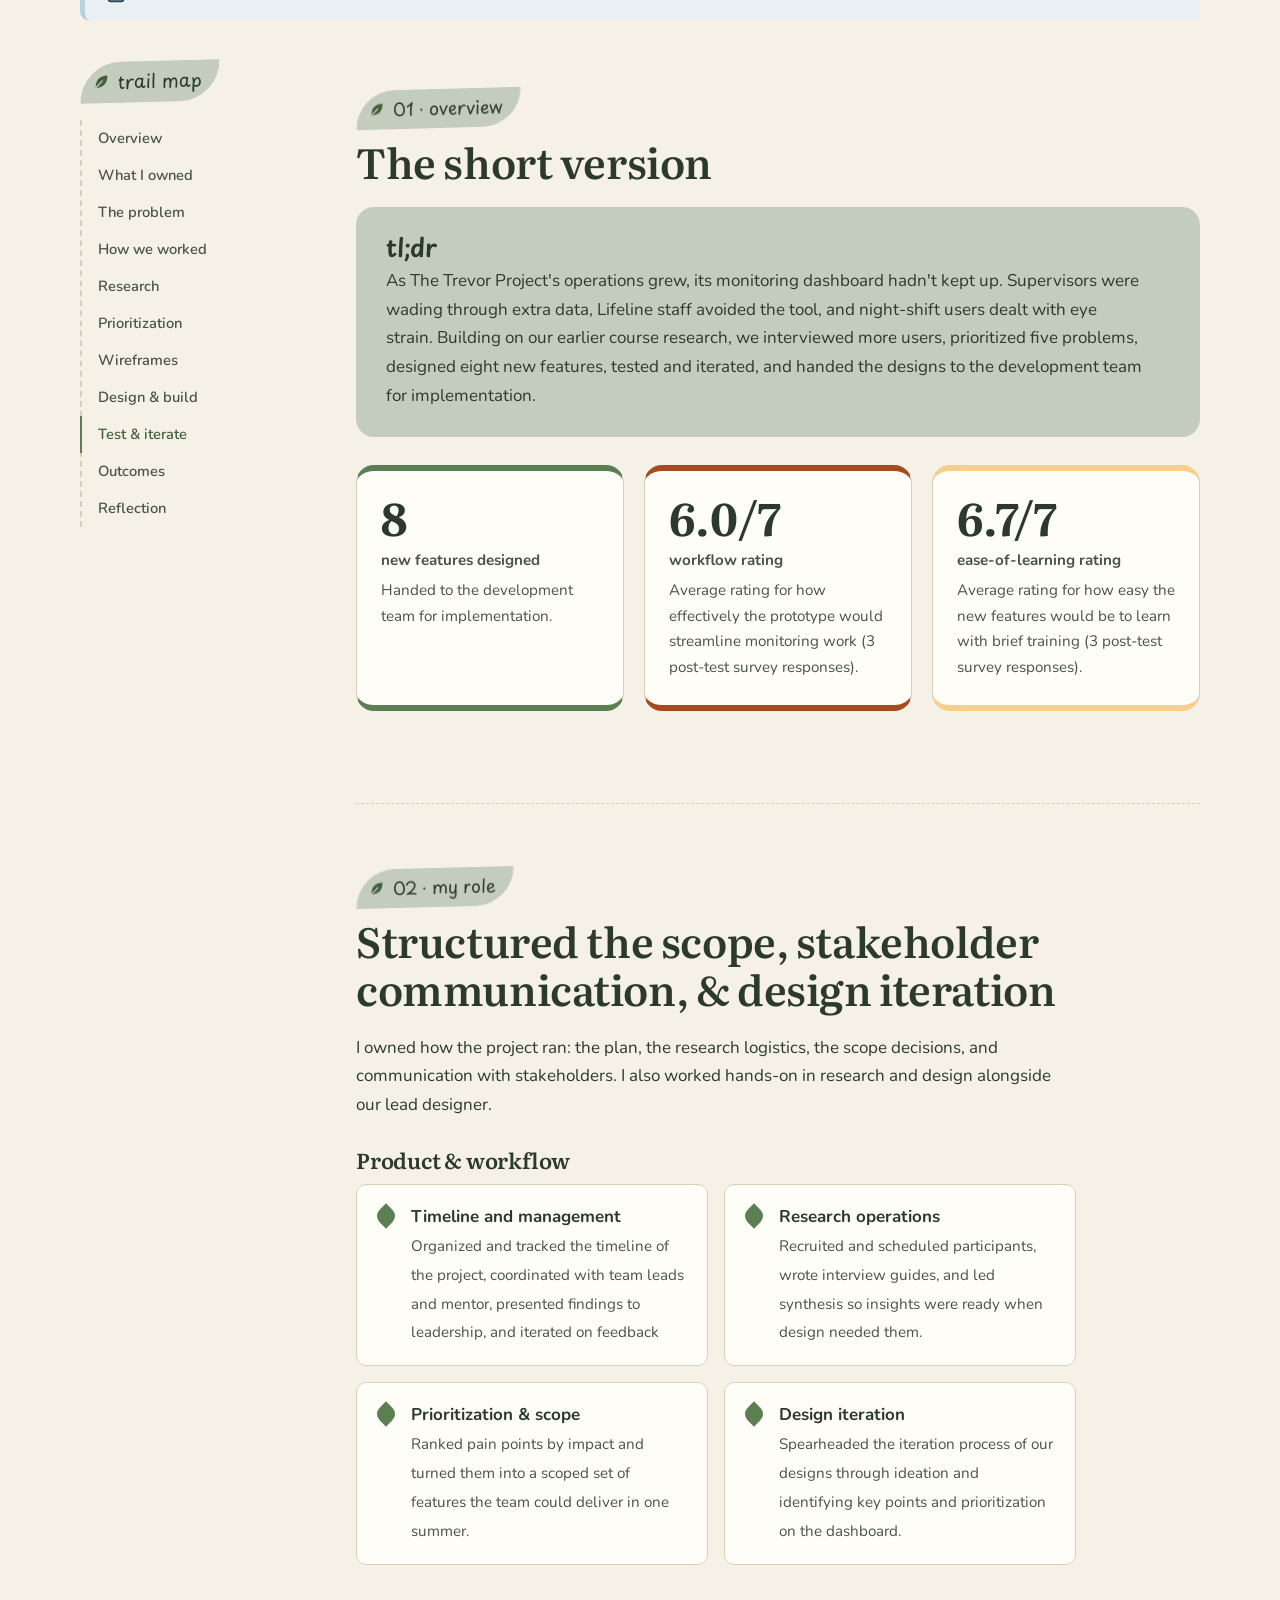
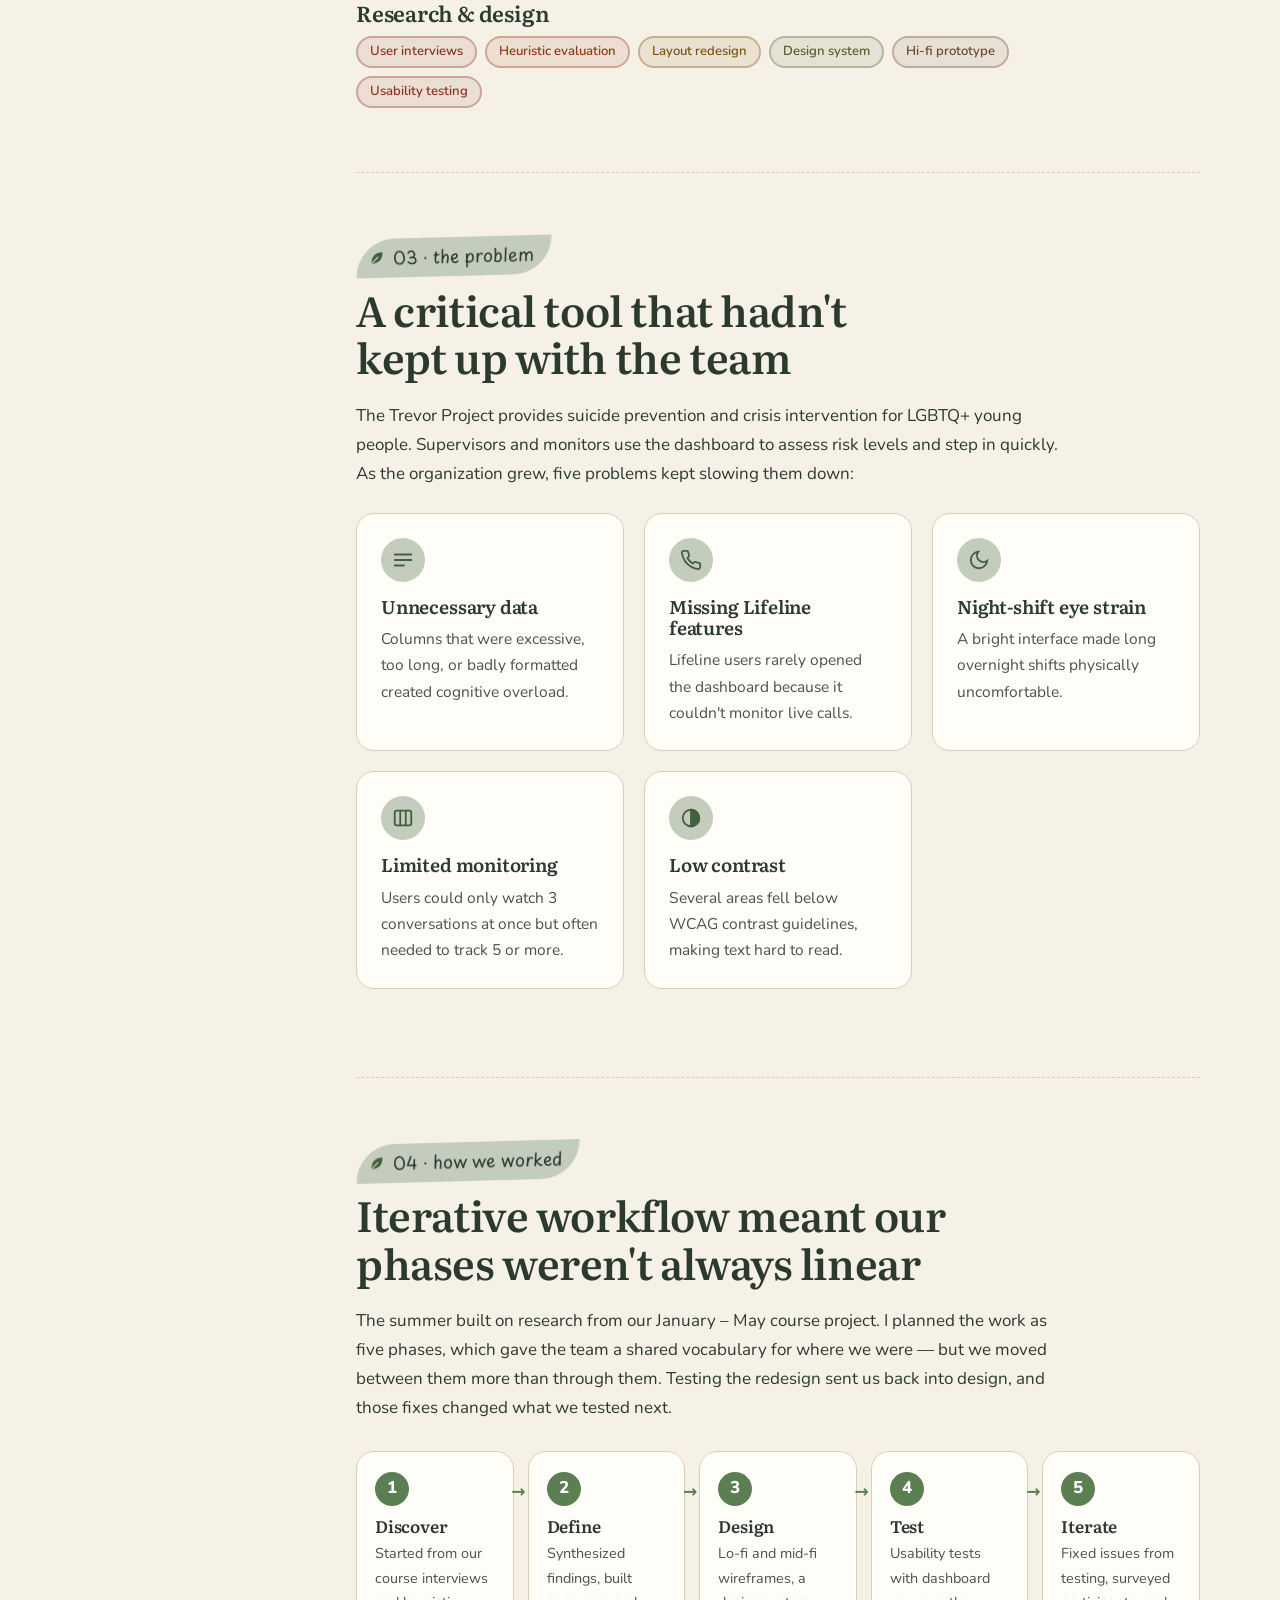
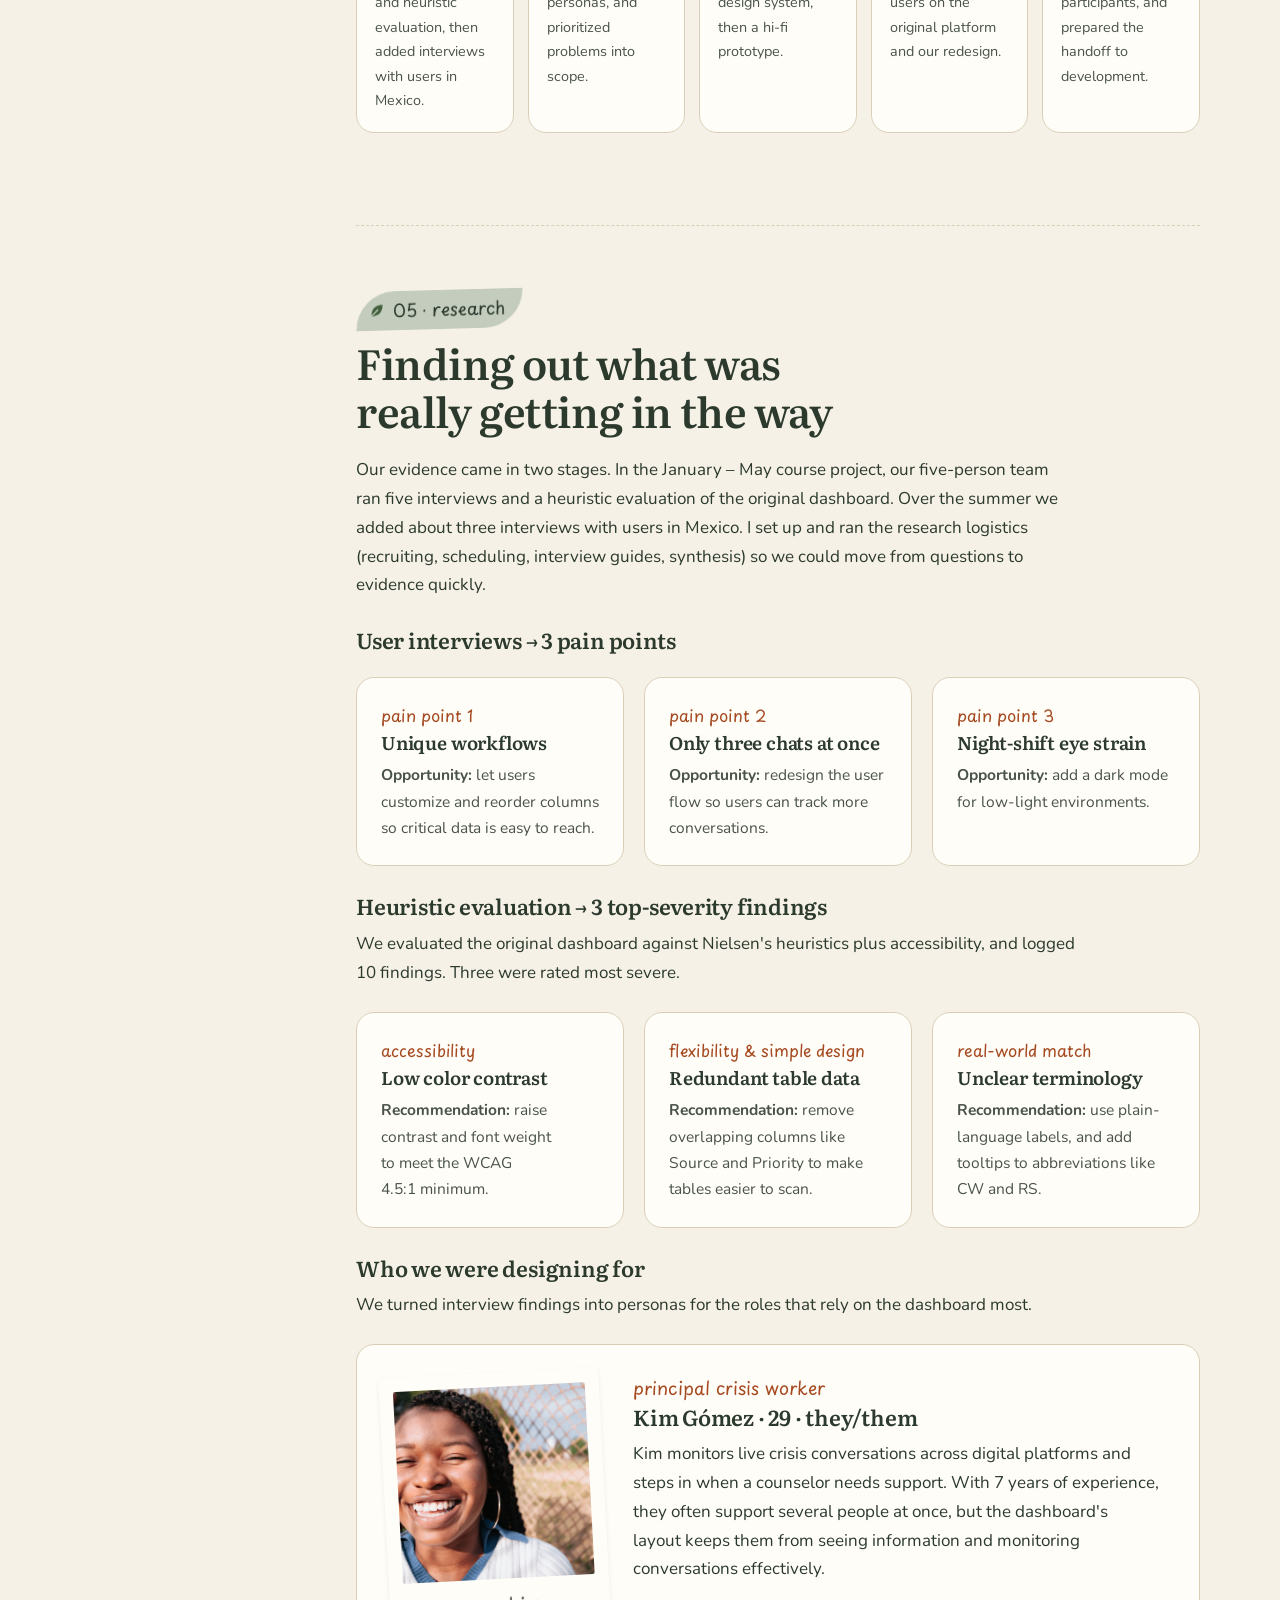
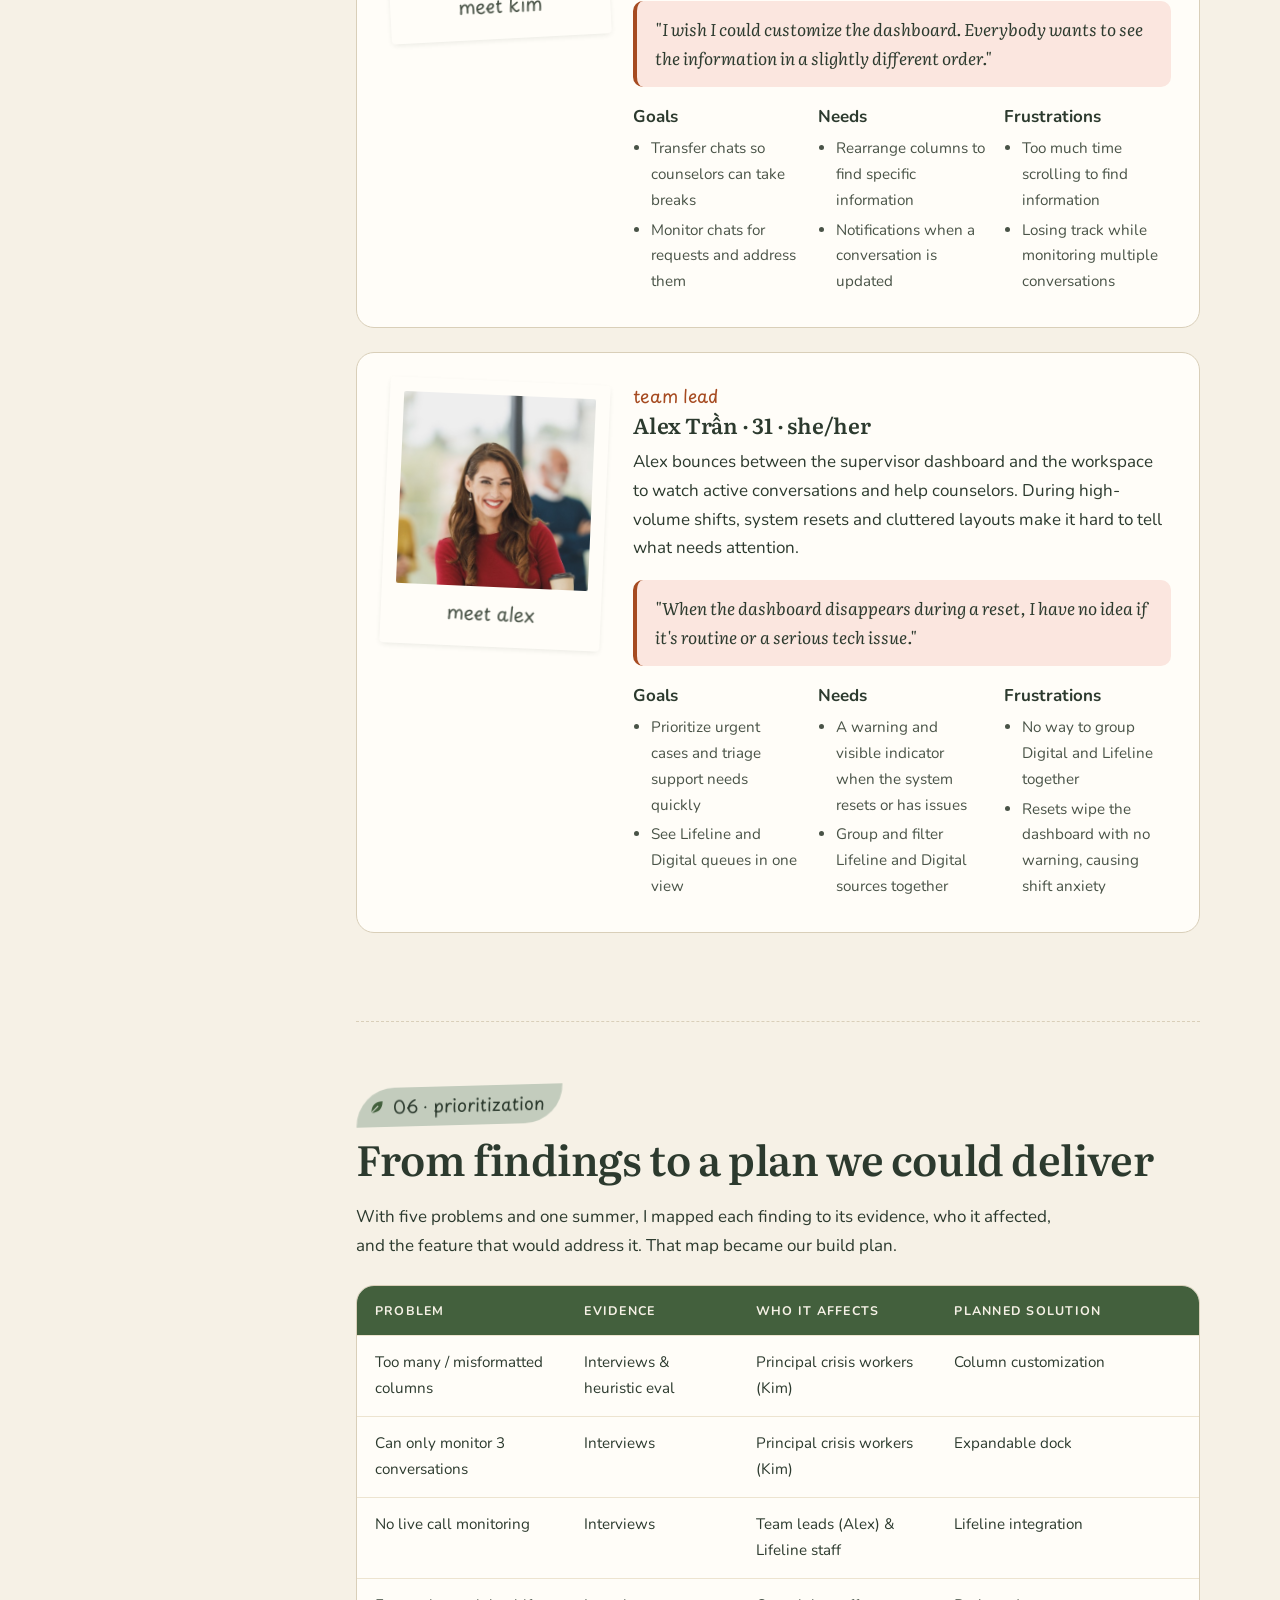
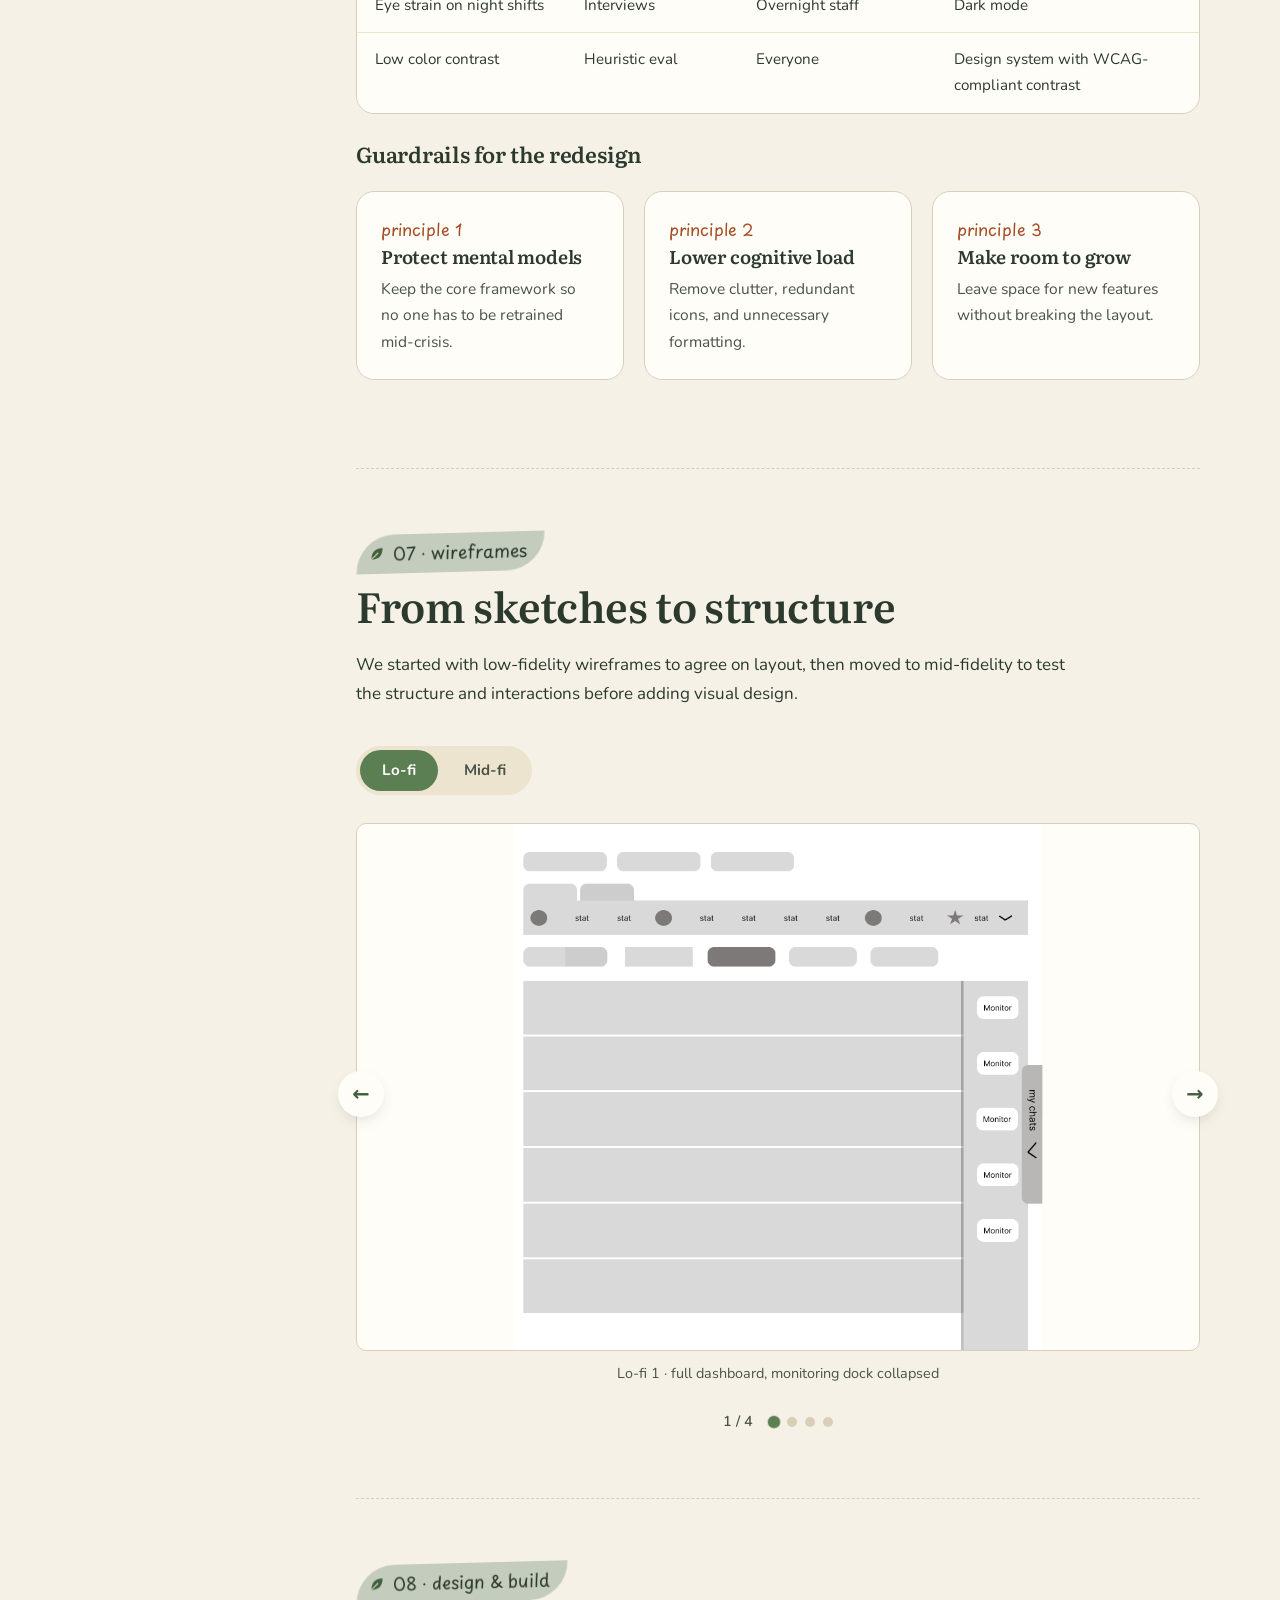
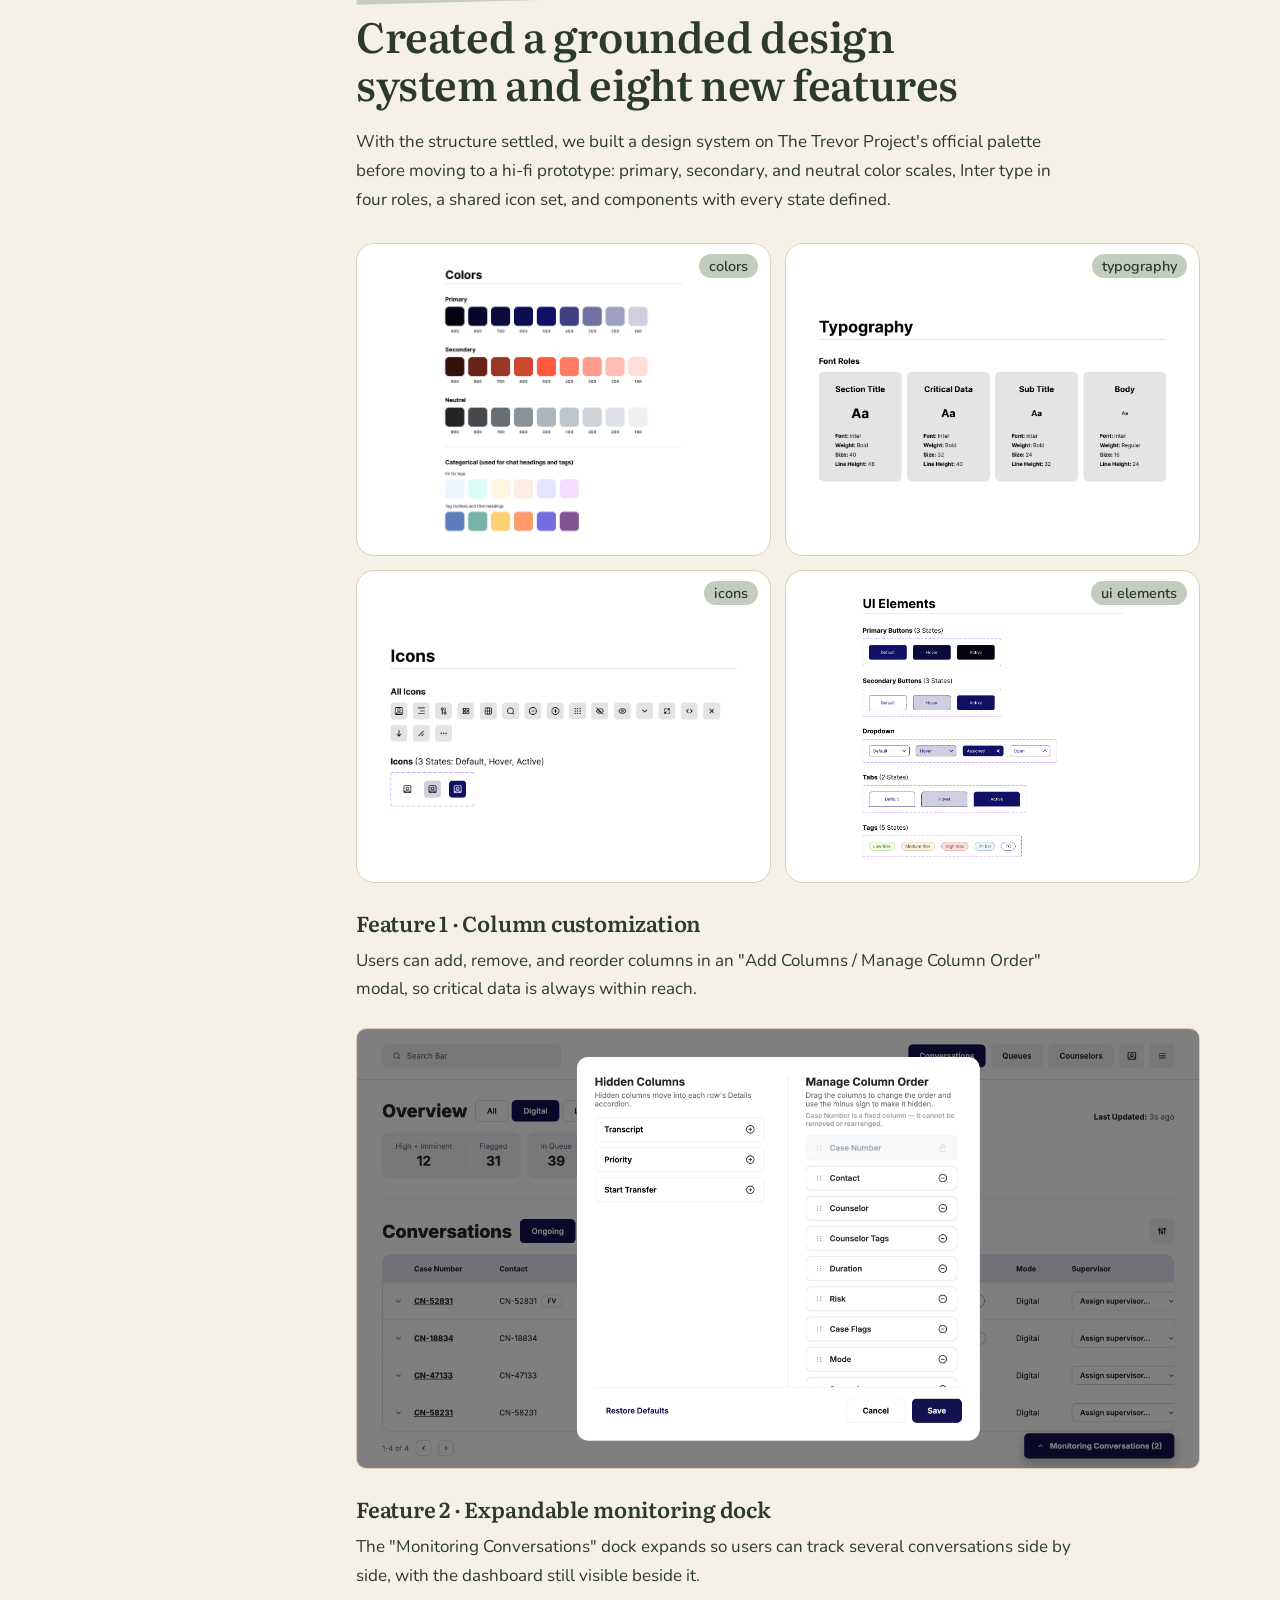
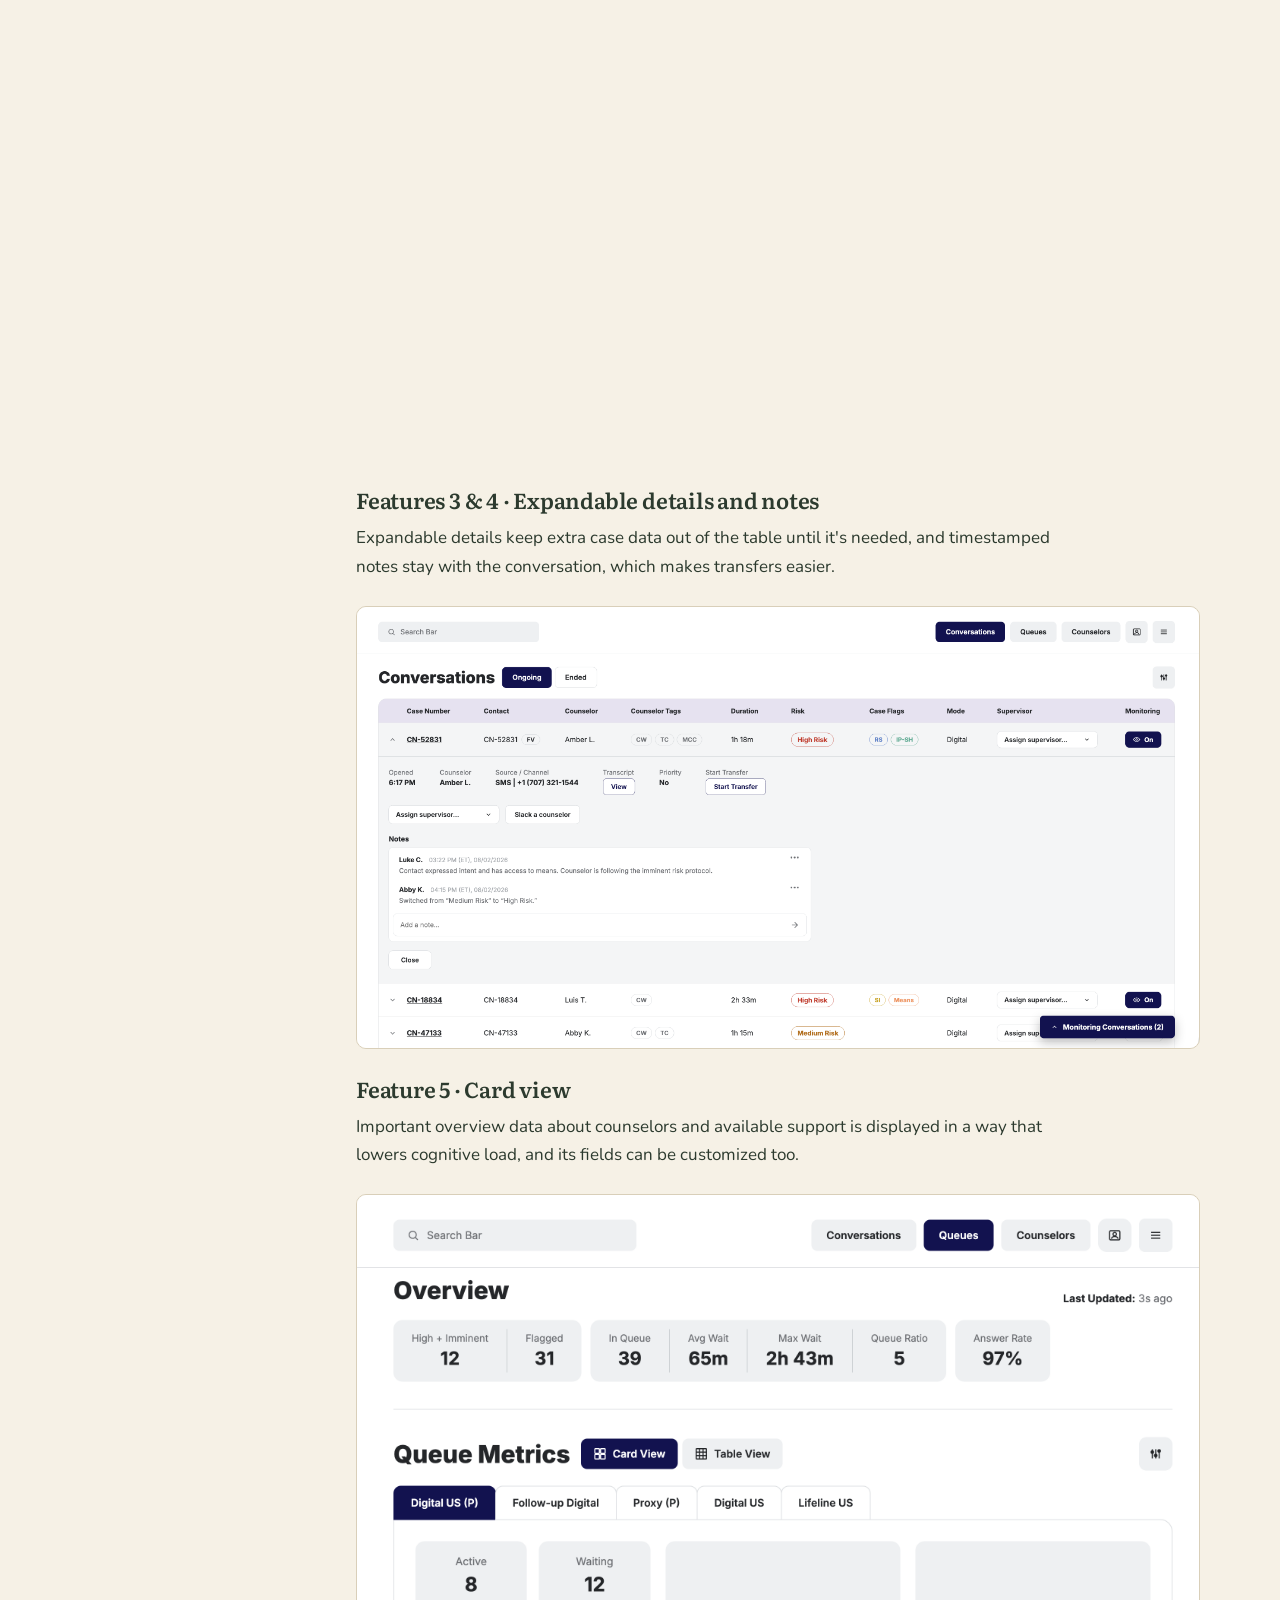
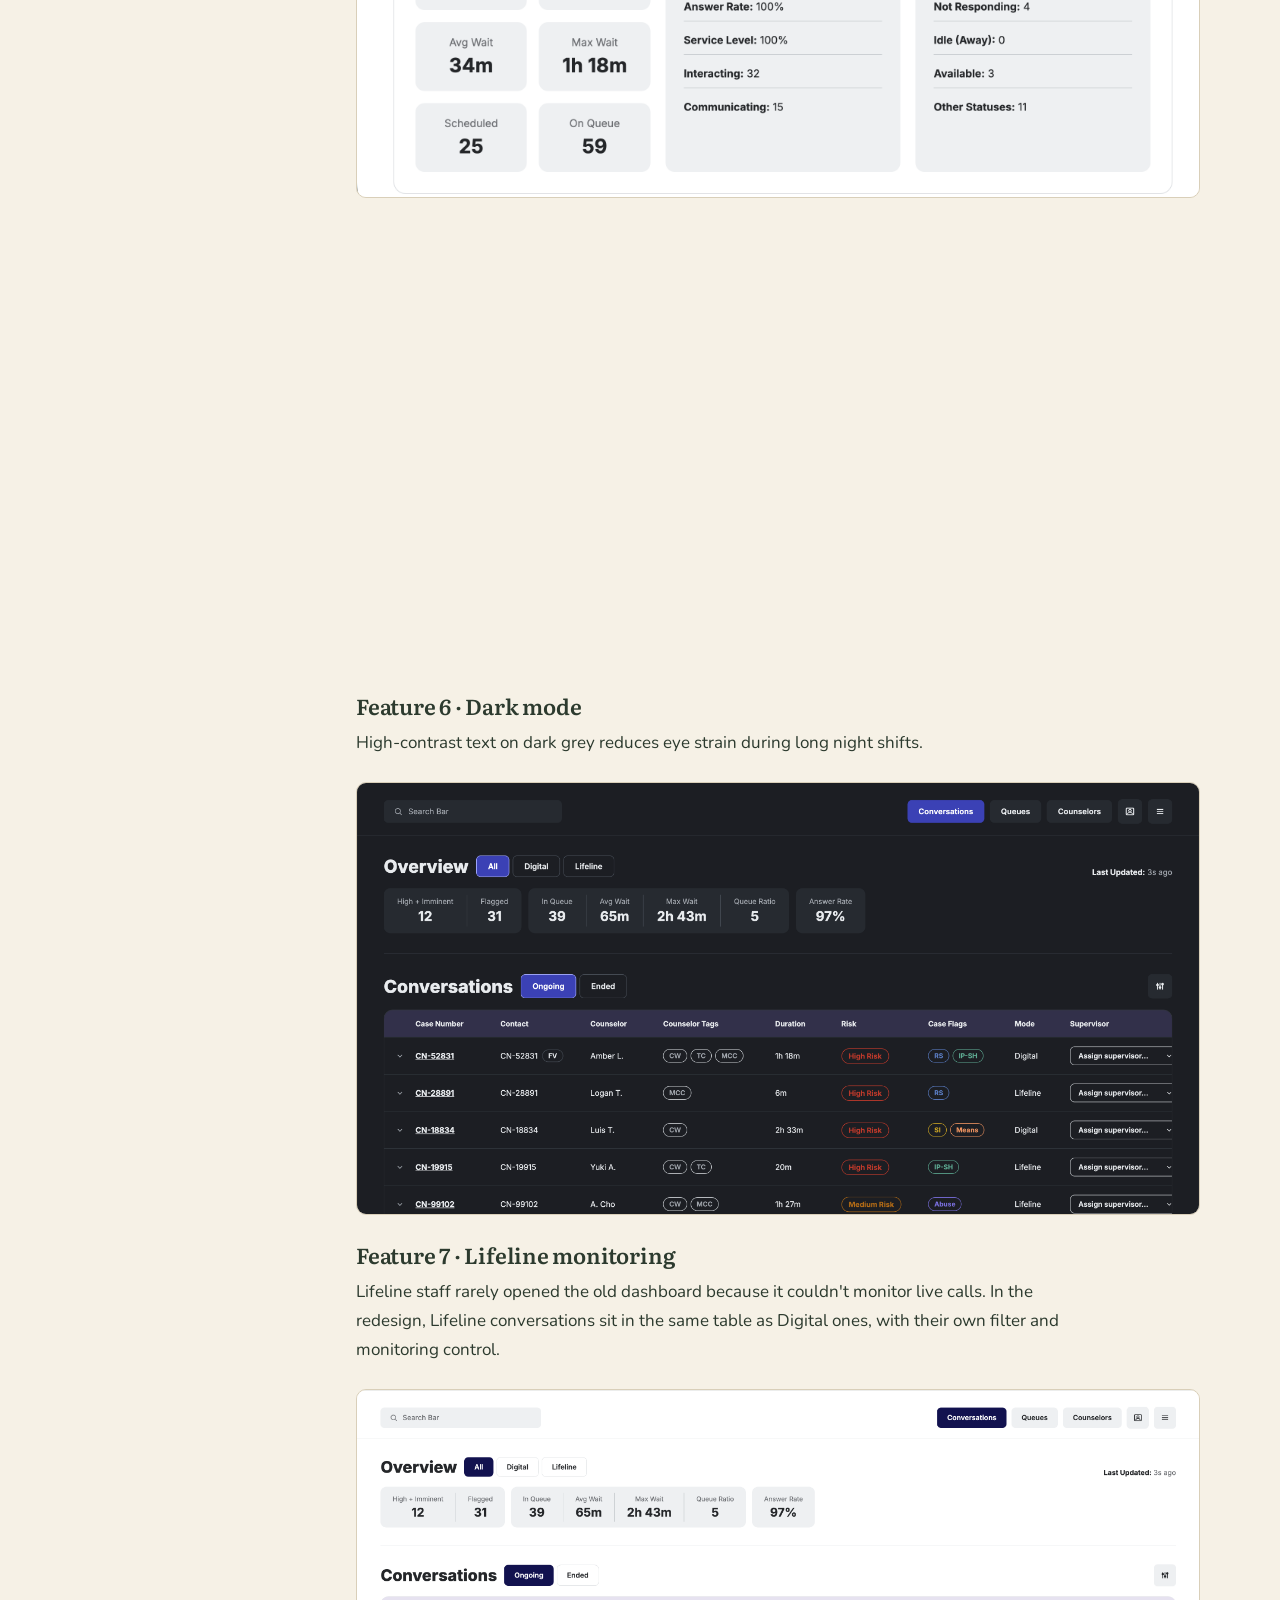
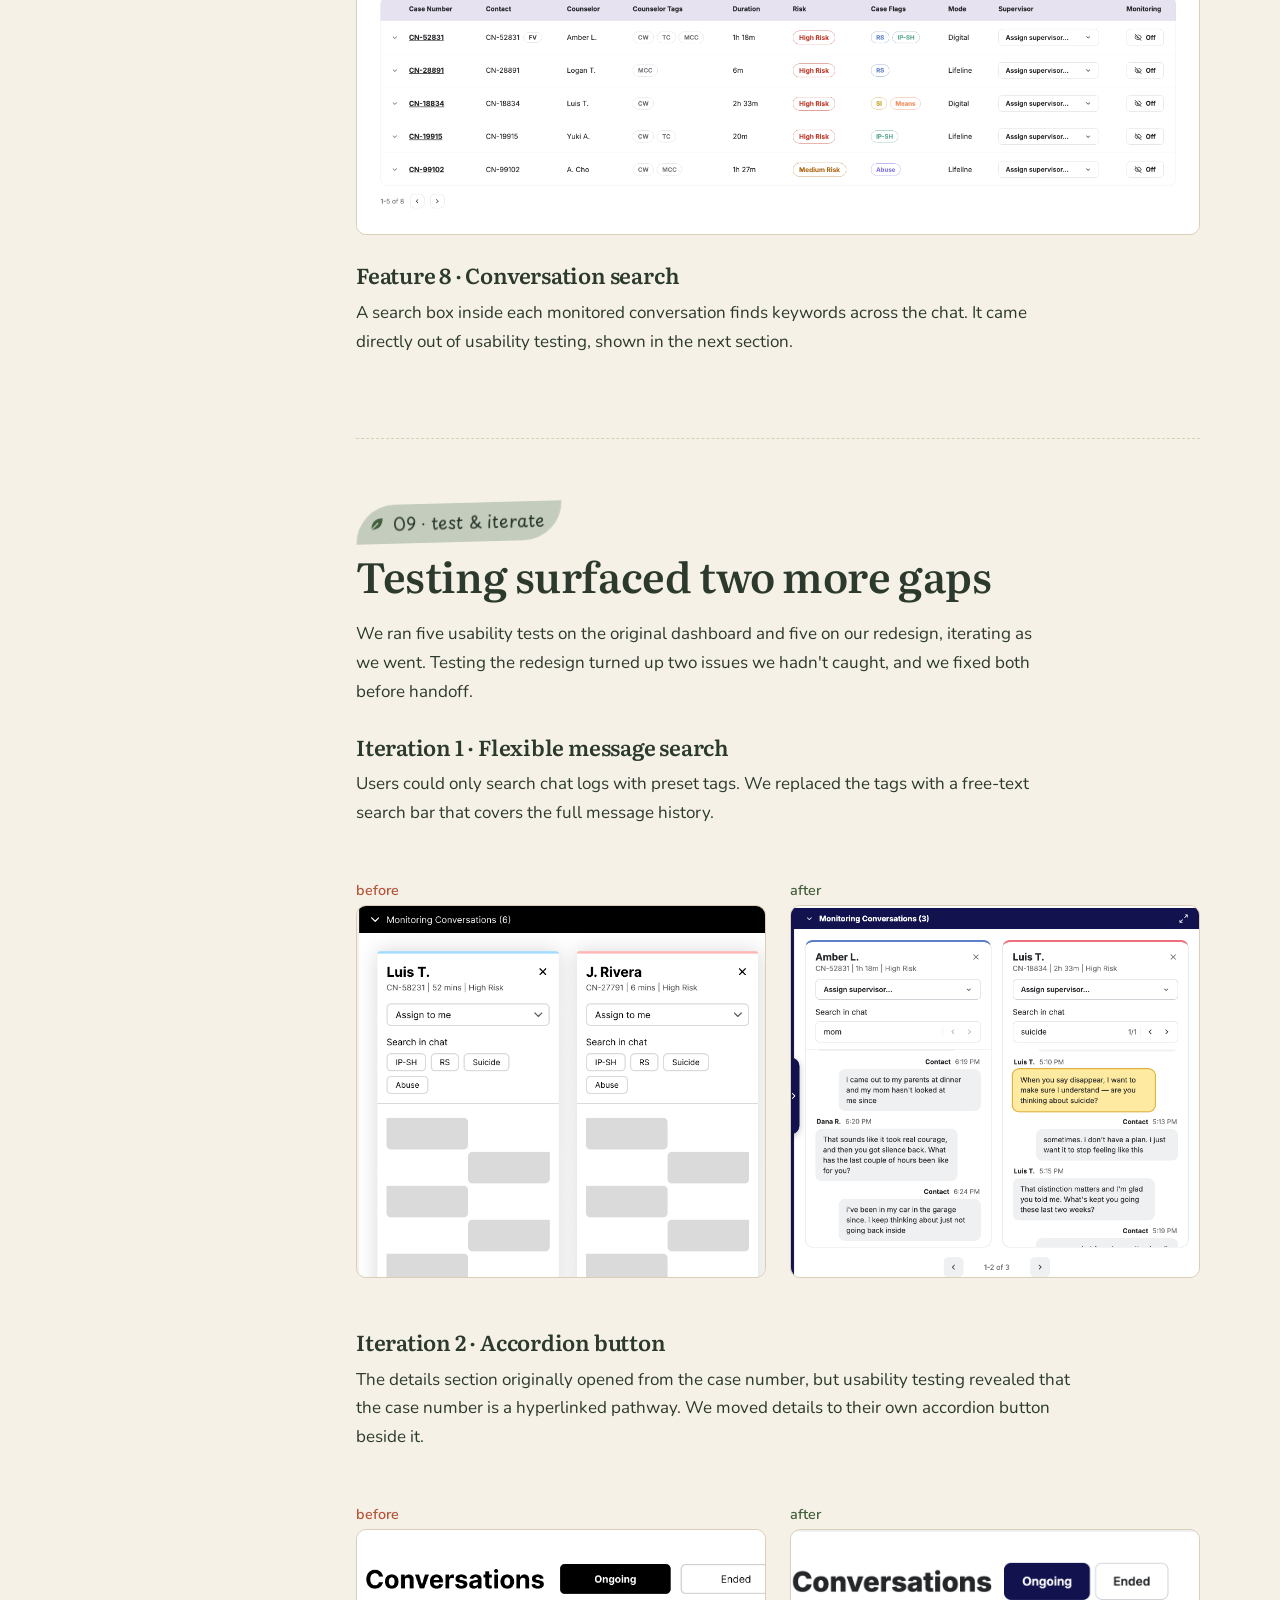
<file: trevor-project.html>
<!DOCTYPE html>
<!--
  ==========================================================================
  CASE STUDY — The Trevor Project dashboard redesign
  Framed around product management & workflow, with research/design support.

  PAGE MAP (each section has an id; the sidebar links to them):
    #overview        TL;DR + headline results
    #role            what I owned
    #problem         the problems we were asked to solve
    #workflow        how the project ran, phase by phase
    #research        research ops: interviews, heuristic eval, persona
    #prioritization  turning findings into a scoped plan
    #wireframes      lo-fi / mid-fi tabs with image carousels
    #design          design system, the eight new features
    #testing         usability testing + iterations
    #outcomes        results + stakeholder feedback
    #reflection      what I learned about running product work

  IMAGES: save them in images/trevor/ using the file names in each <img>.
  Only use images you have permission to share, with all confidential data removed.
  ==========================================================================
-->
<html lang="en" class="no-js">
<head>
  <meta charset="UTF-8" />
  <meta name="viewport" content="width=device-width, initial-scale=1.0" />
  <title>The Trevor Project — Jessica Donoho</title>
  <meta name="description" content="How I planned and coordinated the redesign of The Trevor Project's crisis-monitoring dashboard: research, prioritization, prototyping, and testing." />
  <link rel="icon" href="images/favicon.ico" sizes="any" />
  <link rel="icon" href="images/favicon-32.png" type="image/png" sizes="32x32" />
  <link rel="apple-touch-icon" href="images/apple-touch-icon.png" />

  <link rel="preconnect" href="https://fonts.googleapis.com" />
  <link rel="preconnect" href="https://fonts.gstatic.com" crossorigin />
  <link href="https://fonts.googleapis.com/css2?family=Literata:ital,opsz,wght@0,7..72,400..700;1,7..72,400..700&family=Nunito:wght@400;600;700;800&family=Playpen+Sans:wght@400..700&display=swap" rel="stylesheet" />
  <link rel="stylesheet" href="css/html_reset.css"/>
  <link rel="stylesheet" href="css/styles.css" />
</head>

<body>

  <!-- ======================================================================
       SITE HEADER (same as index.html; links point back to the home page)
       ====================================================================== -->
  <header class="site-header">
    <a class="skip-link" href="#main">Skip to Main</a>
    <nav class="nav container" aria-label="Main">
      <a class="logo" href="index.html">
        <img src="images/logo.png" alt="" width="34" height="34" />
        jess donoho
      </a>
      <button class="nav-toggle" aria-label="Open menu" aria-expanded="false" aria-controls="nav-links">
        <svg viewBox="0 0 24 24" fill="none" stroke="currentColor" stroke-width="2.2" stroke-linecap="round" aria-hidden="true"><path d="M4 7h16M4 12h16M4 17h16" /></svg>
      </button>
      <ul class="nav-links" id="nav-links">
        <li><a href="projects.html" aria-current="page">Projects</a></li>
        <li><a href="coding.html">Code</a></li>
        <li><a href="index.html#contact">Contact</a></li>
        <li><a href="resume.pdf" target="_blank" rel="noopener">Resume</a></li>
      </ul>
    </nav>
  </header>


  <main id="main">

    <!-- ====================================================================
         CASE STUDY HERO — title, summary, meta info
         ==================================================================== -->
    <section class="cs-hero trevor-hero">
      <div class="container">
        <div class="inner-container">
        <figure class="polaroid tilt-right taped cs-portrait">
          <img src="images/trevor/trevorlogo.png" alt="Trevor Project Logo"/>
          <figcaption>remote, usa</figcaption>
        </figure>
        <div class="description">
        <a class="back" href="projects.html">← all projects</a>
        <span class="hand-label">case study · the trevor project</span>
        <h1>Running a dashboard redesign for crisis-support supervisors</h1>
        <p class="lede">
          The Trevor Project's supervisors watch live crisis conversations with LGBTQ+ young
          people in real time. I helped plan and run the redesign of the dashboard they depend on.
          I coordinated research, turned findings into a prioritized plan, and kept design,
          testing, and stakeholders moving together over one summer.
        </p>
        </div>
      </div>

        <!-- Role / Team / Timeline / Tools -->
        <div class="meta-grid">
          <div>
            <p class="meta-label">My role</p>
            <p>UX Design Intern<br />Research · design · project coordination</p>
          </div>
          <div>
            <p class="meta-label">Team</p>
            <p>Jessica Donoho<br />Victor Fang (Lead Designer)<br />Zayd Alghazali</p>
          </div>
          <div>
            <p class="meta-label">Timeline</p>
            <p>January – May 2026: course research<br />June – September 2026: internship and all design work</p>
          </div>
          <div>
            <p class="meta-label">Tools</p>
            <p>Figma · FigJam · Claude Design · Google Workspace</p>
          </div>
        </div>

        <!-- Main hero image: images/trevor/hero-dashboard.png -->
        <figure class="shot reveal">
          <img src="images/trevor/dash_overview.png" alt="The redesigned crisis-monitoring dashboard, shown with dummy data" />
          <figcaption>The redesigned dashboard (all data shown is dummy data)</figcaption>
        </figure>

        <!-- Confidentiality note -->
        <div class="callout">
          <svg viewBox="0 0 24 24" fill="none" stroke="currentColor" stroke-width="2" stroke-linecap="round" aria-hidden="true"><rect x="4" y="11" width="16" height="10" rx="2" /><path d="M8 11V7a4 4 0 0 1 8 0v4" /></svg>
          <p style="margin:0;">Under our confidentiality agreement, all confidential data and personally identifiable information has been replaced with realistic dummy data.</p>
        </div>
      </div>
    </section>


    <!-- ====================================================================
         BODY — sidebar table of contents + all sections
         ==================================================================== -->
    <div class="container cs-layout">

      <!-- Sidebar "trail map". Links must match the section ids below. -->
      <nav class="toc" aria-label="Case study sections">
        <span class="hand-label">trail map</span>
        <ol>
          <li><a href="#overview">Overview</a></li>
          <li><a href="#role">What I owned</a></li>
          <li><a href="#problem">The problem</a></li>
          <li><a href="#workflow">How we worked</a></li>
          <li><a href="#research">Research</a></li>
          <li><a href="#prioritization">Prioritization</a></li>
          <li><a href="#wireframes">Wireframes</a></li>
          <li><a href="#design">Design &amp; build</a></li>
          <li><a href="#testing">Test &amp; iterate</a></li>
          <li><a href="#outcomes">Outcomes</a></li>
          <li><a href="#reflection">Reflection</a></li>
        </ol>
      </nav>

      <article>

        <!-- ================================================================
             01 · OVERVIEW — TL;DR + results up front (recruiters skim!)
             ================================================================ -->
        <section class="cs-section" id="overview">
          <span class="hand-label">01 · overview</span>
          <h2>The short version</h2>

          <div class="tldr reveal">
            <h3>tl;dr</h3>
            <p>
              As The Trevor Project's operations grew, its monitoring dashboard hadn't kept up.
              Supervisors were wading through extra data, Lifeline staff avoided the tool, and
              night-shift users dealt with eye strain. Building on our earlier course research, we
              interviewed more users, prioritized five problems, designed eight new features,
              tested and iterated, and handed the designs to the development team for implementation.
            </p>
          </div>

          <!-- Headline results -->
          <div class="stats">
            <div class="stat reveal">
              <div class="num">8</div>
              <p class="label">new features designed</p>
              <p>Handed to the development team for implementation.</p>
            </div>
            <div class="stat reveal">
              <div class="num">6.0/7</div>
              <p class="label">workflow rating</p>
              <p>Average rating for how effectively the prototype would streamline monitoring work (3 post-test survey responses).</p>
            </div>
            <div class="stat reveal">
              <div class="num">6.7/7</div>
              <p class="label">ease-of-learning rating</p>
              <p>Average rating for how easy the new features would be to learn with brief training (3 post-test survey responses).</p>
            </div>
          </div>
        </section>


        <!-- ================================================================
             02 · WHAT I OWNED — your PM contributions, plus design/research
             ================================================================ -->
        <section class="cs-section" id="role">
          <span class="hand-label">02 · my role</span>
          <h2>Structured the scope, stakeholder communication, &amp; design iteration</h2>
          <p>
            I owned how the project ran: the plan, the research logistics, the scope decisions,
            and communication with stakeholders. I also worked hands-on in research and design
            alongside our lead designer.
          </p>

          <h3 style="margin-top: 28px;">Product &amp; workflow</h3>
          <ul class="owned">
            <!-- <li class="reveal"><strong>Planning &amp; timeline</strong><span>Broke the summer into phases and milestones, tracked tasks, and ran team check-ins so research, design, and testing stayed on schedule.</span></li>
            <li class="reveal"><strong>Stakeholder communication</strong><span>Coordinated with team leads and our mentor through 10+ recurring check-ins, presented findings to the engineering team and leadership, and brought feedback back into the plan.</span></li> -->
            <li class="reveal"><strong>Timeline and management</strong><span>Organized and tracked the timeline of the project, coordinated with team leads and mentor, presented findings to leadership, and iterated on feedback</span></li>
            <li class="reveal"><strong>Research operations</strong><span>Recruited and scheduled participants, wrote interview guides, and led synthesis so insights were ready when design needed them.</span></li>
            <li class="reveal"><strong>Prioritization &amp; scope</strong><span>Ranked pain points by impact and turned them into a scoped set of features the team could deliver in one summer.</span></li>
            <li class="reveal"><strong>Design iteration</strong><span>Spearheaded the iteration process of our designs through ideation and identifying key points and prioritization on the dashboard.</span></li>
            <!-- <li class="reveal"><strong>Design ideation</strong><span>Ideated some of the core features we built into the design like the conversation dock, the search feature, and the improved 'Assign to Me' feature.</span></li> -->
          </ul>

          <h3 style="margin-top: 36px;">Research &amp; design</h3>
          <ul class="chips">
            <li class="chip">User interviews</li>
            <li class="chip">Heuristic evaluation</li>
            <li class="chip">Layout redesign</li>
            <li class="chip">Design system</li>
            <li class="chip">Hi-fi prototype</li>
            <li class="chip">Usability testing</li>
          </ul>
        </section>


        <!-- ================================================================
             03 · THE PROBLEM
             ================================================================ -->
        <section class="cs-section" id="problem">
          <span class="hand-label">03 · the problem</span>
          <h2>A critical tool that hadn't kept up with the team</h2>
          <p>
            The Trevor Project provides suicide prevention and crisis intervention for LGBTQ+
            young people. Supervisors and monitors use the dashboard to assess risk levels and
            step in quickly. As the organization grew, five problems kept slowing them down:
          </p>

          <!-- Five problem cards. Icons are simple inline SVGs. -->
          <div class="cards">
            <div class="card reveal">
              <div class="icon"><svg viewBox="0 0 24 24" fill="none" stroke="currentColor" stroke-width="2" stroke-linecap="round"><path d="M3 6h18M3 12h18M3 18h10" /></svg></div>
              <h3>Unnecessary data</h3>
              <p>Columns that were excessive, too long, or badly formatted created cognitive overload.</p>
            </div>
            <div class="card reveal">
              <div class="icon"><svg viewBox="0 0 24 24" fill="none" stroke="currentColor" stroke-width="2" stroke-linecap="round"><path d="M22 16.9v3a2 2 0 0 1-2.2 2 19.8 19.8 0 0 1-8.6-3.1 19.5 19.5 0 0 1-6-6A19.8 19.8 0 0 1 2.1 4.2 2 2 0 0 1 4.1 2h3a2 2 0 0 1 2 1.7c.1 1 .4 1.9.7 2.8a2 2 0 0 1-.5 2.1L8 9.9a16 16 0 0 0 6 6l1.3-1.3a2 2 0 0 1 2.1-.4c.9.3 1.8.6 2.8.7a2 2 0 0 1 1.7 2Z" /></svg></div>
              <h3>Missing Lifeline features</h3>
              <p>Lifeline users rarely opened the dashboard because it couldn't monitor live calls.</p>
            </div>
            <div class="card reveal">
              <div class="icon"><svg viewBox="0 0 24 24" fill="none" stroke="currentColor" stroke-width="2" stroke-linecap="round"><path d="M21 12.8A9 9 0 1 1 11.2 3a7 7 0 0 0 9.8 9.8Z" /></svg></div>
              <h3>Night-shift eye strain</h3>
              <p>A bright interface made long overnight shifts physically uncomfortable.</p>
            </div>
            <div class="card reveal">
              <div class="icon"><svg viewBox="0 0 24 24" fill="none" stroke="currentColor" stroke-width="2" stroke-linecap="round"><rect x="3" y="4" width="18" height="16" rx="2" /><path d="M9 4v16M15 4v16" /></svg></div>
              <h3>Limited monitoring</h3>
              <p>Users could only watch 3 conversations at once but often needed to track 5 or more.</p>
            </div>
            <div class="card reveal">
              <div class="icon"><svg viewBox="0 0 24 24" fill="none" stroke="currentColor" stroke-width="2" stroke-linecap="round"><circle cx="12" cy="12" r="9" /><path d="M12 3v18" /><path d="M12 3a9 9 0 0 1 0 18" fill="currentColor" /></svg></div>
              <h3>Low contrast</h3>
              <p>Several areas fell below WCAG contrast guidelines, making text hard to read.</p>
            </div>
          </div>
        </section>


        <!-- ================================================================
             04 · HOW WE WORKED — the project workflow, phase by phase
             ================================================================ -->
        <section class="cs-section" id="workflow">
          <span class="hand-label">04 · how we worked</span>
          <h2>Iterative workflow meant our phases weren't always linear</h2>
          <p>
            The summer built on research from our January – May course project. I planned the work as five phases, which gave the team a shared vocabulary for where we were — but we moved between them more than through them. Testing the redesign sent us back into design, and those fixes changed what we tested next.
          </p>

          <ol class="phases">
            <li class="reveal"><h3>Discover</h3><p>Started from our course interviews and heuristic evaluation, then added interviews with users in Mexico.</p></li>
            <li class="reveal"><h3>Define</h3><p>Synthesized findings, built personas, and prioritized problems into scope.</p></li>
            <li class="reveal"><h3>Design</h3><p>Lo-fi and mid-fi wireframes, a design system, then a hi-fi prototype.</p></li>
            <li class="reveal"><h3>Test</h3><p>Usability tests with dashboard users on the original platform and our redesign.</p></li>
            <li class="reveal"><h3>Iterate</h3><p>Fixed issues from testing, surveyed participants, and prepared the handoff to development.</p></li>
          </ol>

        </section>


        <!-- ================================================================
             05 · RESEARCH — interviews, heuristic evaluation, persona
             ================================================================ -->
        <section class="cs-section" id="research">
          <span class="hand-label">05 · research</span>
          <h2>Finding out what was really getting in the way</h2>
          <p>
            Our evidence came in two stages. In the January – May course project, our five-person
            team ran five interviews and a heuristic evaluation of the original dashboard. Over the
            summer we added about three interviews with users in Mexico. I set up and ran the
            research logistics (recruiting, scheduling, interview guides, synthesis) so we could
            move from questions to evidence quickly.
          </p>

          <h3 style="margin-top: 28px;">User interviews → 3 pain points</h3>
          <div class="cards">
            <div class="card reveal">
              <span class="tag">pain point 1</span>
              <h3>Unique workflows</h3>
              <p><strong>Opportunity:</strong> let users customize and reorder columns so critical data is easy to reach.</p>
            </div>
            <div class="card reveal">
              <span class="tag">pain point 2</span>
              <h3>Only three chats at once</h3>
              <p><strong>Opportunity:</strong> redesign the user flow so users can track more conversations.</p>
            </div>
            <div class="card reveal">
              <span class="tag">pain point 3</span>
              <h3>Night-shift eye strain</h3>
              <p><strong>Opportunity:</strong> add a dark mode for low-light environments.</p>
            </div>
          </div>

          <h3 style="margin-top: 28px;">Heuristic evaluation → 3 top-severity findings</h3>
          <p>We evaluated the original dashboard against Nielsen's heuristics plus accessibility, and logged 10 findings. Three were rated most severe.</p>
          <div class="cards">
            <div class="card reveal">
              <span class="tag">accessibility</span>
              <h3>Low color contrast</h3>
              <p><strong>Recommendation:</strong> raise contrast and font weight to meet the WCAG 4.5:1 minimum.</p>
            </div>
            <div class="card reveal">
              <span class="tag">flexibility &amp; simple design</span>
              <h3>Redundant table data</h3>
              <p><strong>Recommendation:</strong> remove overlapping columns like Source and Priority to make tables easier to scan.</p>
            </div>
            <div class="card reveal">
              <span class="tag">real-world match</span>
              <h3>Unclear terminology</h3>
              <p><strong>Recommendation:</strong> use plain-language labels, and add tooltips to abbreviations like CW and RS.</p>
            </div>
          </div>

          <!-- Personas: built from interview synthesis.
               Full persona cards: images/trevor/persona1.png, persona2.png
               Photos are CC0 (public domain) from StockSnap. No credit required:
                 persona-kim.jpg  ← https://stocksnap.io/photo/smiling-woman-W6GFOSFAXA
                 persona-alex.jpg ← https://stocksnap.io/photo/business-woman-FPQIEQBMPA -->
          <h3 style="margin-top: 28px;">Who we were designing for</h3>
          <p>We turned interview findings into personas for the roles that rely on the dashboard most.</p>

          <div class="persona reveal">
            <figure class="polaroid tilt-left">
              <img src="images/trevor/persona-kim.jpg" alt="Persona photo for Kim Gómez" />
              <figcaption>meet kim</figcaption>
            </figure>
            <div>
              <span class="tag">principal crisis worker</span>
              <h3>Kim Gómez · 29 · they/them</h3>
              <p>Kim monitors live crisis conversations across digital platforms and steps in when a counselor needs support. With 7 years of experience, they often support several people at once, but the dashboard's layout keeps them from seeing information and monitoring conversations effectively.</p>
              <blockquote class="persona-quote">"I wish I could customize the dashboard. Everybody wants to see the information in a slightly different order."</blockquote>
              <div class="persona-cols">
                <div>
                  <p><strong>Goals</strong></p>
                  <ul>
                    <li>Transfer chats so counselors can take breaks</li>
                    <li>Monitor chats for requests and address them</li>
                  </ul>
                </div>
                <div>
                  <p><strong>Needs</strong></p>
                  <ul>
                    <li>Rearrange columns to find specific information</li>
                    <li>Notifications when a conversation is updated</li>
                  </ul>
                </div>
                <div>
                  <p><strong>Frustrations</strong></p>
                  <ul>
                    <li>Too much time scrolling to find information</li>
                    <li>Losing track while monitoring multiple conversations</li>
                  </ul>
                </div>
              </div>
            </div>
          </div>

          <div class="persona reveal">
            <figure class="polaroid tilt-right">
              <img src="images/trevor/persona-alex.jpg" alt="Persona photo for Alex Trần" />
              <figcaption>meet alex</figcaption>
            </figure>
            <div>
              <span class="tag">team lead</span>
              <h3>Alex Trần · 31 · she/her</h3>
              <p>Alex bounces between the supervisor dashboard and the workspace to watch active conversations and help counselors. During high-volume shifts, system resets and cluttered layouts make it hard to tell what needs attention.</p>
              <blockquote class="persona-quote">"When the dashboard disappears during a reset, I have no idea if it's routine or a serious tech issue."</blockquote>
              <div class="persona-cols">
                <div>
                  <p><strong>Goals</strong></p>
                  <ul>
                    <li>Prioritize urgent cases and triage support needs quickly</li>
                    <li>See Lifeline and Digital queues in one view</li>
                  </ul>
                </div>
                <div>
                  <p><strong>Needs</strong></p>
                  <ul>
                    <li>A warning and visible indicator when the system resets or has issues</li>
                    <li>Group and filter Lifeline and Digital sources together</li>
                  </ul>
                </div>
                <div>
                  <p><strong>Frustrations</strong></p>
                  <ul>
                    <li>No way to group Digital and Lifeline together</li>
                    <li>Resets wipe the dashboard with no warning, causing shift anxiety</li>
                  </ul>
                </div>
              </div>
            </div>
          </div>
        </section>


        <!-- ================================================================
             06 · PRIORITIZATION — findings → scoped plan
             ================================================================ -->
        <section class="cs-section" id="prioritization">
          <span class="hand-label">06 · prioritization</span>
          <h2>From findings to a plan we could deliver</h2>
          <p>
            With five problems and one summer, I mapped each finding to its evidence, who it
            affected, and the feature that would address it. That map became our build plan.
          </p>

          <div class="table-wrap reveal">
            <table>
              <thead>
                <tr><th>Problem</th><th>Evidence</th><th>Who it affects</th><th>Planned solution</th></tr>
              </thead>
              <tbody>
                <tr><td>Too many / misformatted columns</td><td>Interviews &amp; heuristic eval</td><td>Principal crisis workers (Kim)</td><td>Column customization</td></tr>
                <tr><td>Can only monitor 3 conversations</td><td>Interviews</td><td>Principal crisis workers (Kim)</td><td>Expandable dock</td></tr>
                <tr><td>No live call monitoring</td><td>Interviews</td><td>Team leads (Alex) &amp; Lifeline staff</td><td>Lifeline integration</td></tr>
                <tr><td>Eye strain on night shifts</td><td>Interviews</td><td>Overnight staff</td><td>Dark mode</td></tr>
                <tr><td>Low color contrast</td><td>Heuristic eval</td><td>Everyone</td><td>Design system with WCAG-compliant contrast</td></tr>
              </tbody>
            </table>
          </div>

          <h3 style="margin-top: 28px;">Guardrails for the redesign</h3>
          <div class="cards">
            <div class="card reveal"><span class="tag">principle 1</span><h3>Protect mental models</h3><p>Keep the core framework so no one has to be retrained mid-crisis.</p></div>
            <div class="card reveal"><span class="tag">principle 2</span><h3>Lower cognitive load</h3><p>Remove clutter, redundant icons, and unnecessary formatting.</p></div>
            <div class="card reveal"><span class="tag">principle 3</span><h3>Make room to grow</h3><p>Leave space for new features without breaking the layout.</p></div>
          </div>
        </section>


        <!-- ================================================================
             07 · WIREFRAMES — lo-fi / mid-fi tabs, each with an image carousel
             Both carousels walk through the same four states of the
             monitoring dock: closed → 1 conversation → several → all.
             Add or remove a <figure class="carousel-slide"> to change the
             count; the arrows, dots, and "1 / 4" counter update automatically.
             ================================================================ -->
        <section class="cs-section" id="wireframes">
          <span class="hand-label">07 · wireframes</span>
          <h2>From sketches to structure</h2>
          <p>
            We started with low-fidelity wireframes to agree on layout, then moved to mid-fidelity
            to test the structure and interactions before adding visual design.
          </p>

          <div class="wf-tabs" role="tablist" aria-label="Wireframe fidelity">
            <button class="wf-tab" role="tab" id="tab-lofi" aria-selected="true" aria-controls="panel-lofi">Lo-fi</button>
            <button class="wf-tab" role="tab" id="tab-midfi" aria-selected="false" aria-controls="panel-midfi" tabindex="-1">Mid-fi</button>
          </div>

          <!-- Lo-fi panel -->
          <div class="wf-panel" role="tabpanel" id="panel-lofi" aria-labelledby="tab-lofi">
            <div class="carousel" aria-roledescription="carousel" aria-label="Lo-fi wireframes">
              <div class="carousel-frame">
                <figure class="shot carousel-slide"><img src="images/trevor/lofi-alldash.png" alt="Lo-fi wireframe: full-width conversation table with the monitoring dock collapsed to a tab on the right" /><figcaption>Lo-fi 1 · full dashboard, monitoring dock collapsed</figcaption></figure>
                <figure class="shot carousel-slide"><img src="images/trevor/lofi-wireframe-smallconvo.png" alt="Lo-fi wireframe: table narrowed to the left with one conversation open in the dock" /><figcaption>Lo-fi 2 · monitoring one conversation beside the table</figcaption></figure>
                <figure class="shot carousel-slide"><img src="images/trevor/lofi-dash34convo.png" alt="Lo-fi wireframe: narrow table with several conversation panels open in a grid" /><figcaption>Lo-fi 3 · monitoring several conversations at once</figcaption></figure>
                <figure class="shot carousel-slide"><img src="images/trevor/lofi-wireframe-all%20convos.png" alt="Lo-fi wireframe: table collapsed to a side tab so the dock fills the screen with conversations" /><figcaption>Lo-fi 4 · dock expanded to full width</figcaption></figure>
                <button class="carousel-btn prev" aria-label="Previous image">←</button>
                <button class="carousel-btn next" aria-label="Next image">→</button>
              </div>
              <div class="carousel-foot">
                <span class="carousel-count" aria-live="polite"></span>
                <div class="carousel-dots"></div>
              </div>
            </div>
          </div>

          <!-- Mid-fi panel -->
          <div class="wf-panel" role="tabpanel" id="panel-midfi" aria-labelledby="tab-midfi" hidden>
            <div class="carousel" aria-roledescription="carousel" aria-label="Mid-fi wireframes">
              <div class="carousel-frame">
                <figure class="shot carousel-slide"><img src="images/trevor/wireframe-moredetail.png" alt="Mid-fi wireframe: dashboard with Digital and Lifeline tabs, filters, and a detailed case table, dock collapsed" /><figcaption>Mid-fi 1 · Digital / Lifeline tabs, filters, and case table</figcaption></figure>
                <figure class="shot carousel-slide"><img src="images/trevor/wireframe-detail-2.png" alt="Mid-fi wireframe: case table beside one open conversation with risk tags" /><figcaption>Mid-fi 2 · one conversation open with risk tags</figcaption></figure>
                <figure class="shot carousel-slide"><img src="images/trevor/wireframe-detail-3.png" alt="Mid-fi wireframe: narrowed case table beside two open conversations with an Assign to Me button" /><figcaption>Mid-fi 3 · two conversations side by side</figcaption></figure>
                <figure class="shot carousel-slide"><img src="images/trevor/wireframe-detail-4.png" alt="Mid-fi wireframe: case table collapsed to a side tab, three conversations across the full width" /><figcaption>Mid-fi 4 · table collapsed, three conversations across</figcaption></figure>
                <button class="carousel-btn prev" aria-label="Previous image">←</button>
                <button class="carousel-btn next" aria-label="Next image">→</button>
              </div>
              <div class="carousel-foot">
                <span class="carousel-count" aria-live="polite"></span>
                <div class="carousel-dots"></div>
              </div>
            </div>
          </div>
        </section>


        <!-- ================================================================
             08 · DESIGN & BUILD — design system, solutions
             ================================================================ -->
        <section class="cs-section" id="design">
          <span class="hand-label">08 · design &amp; build</span>
          <h2>Created a grounded design system and eight new features</h2>
          <p>
            With the structure settled, we built a design system on The Trevor Project's official
            palette before moving to a hi-fi prototype: primary, secondary, and neutral color
            scales, Inter type in four roles, a shared icon set, and components with every state
            defined.
          </p>

          <!-- Design system collage: hover (or tab to) a tile and it grows while
               the others shrink. Layout + animation live in css/styles.css
               ("Design system collage"). -->
          <div class="ds-collage reveal">
            <figure class="ds-tile" tabindex="0">
              <img src="images/trevor/Design%20System%20-%20Colors.png" alt="Color system: primary navy, secondary coral, and neutral grey scales from 100 to 900, plus categorical colors for tags and chat headings" />
              <figcaption>colors</figcaption>
            </figure>
            <figure class="ds-tile" tabindex="0">
              <img src="images/trevor/Design%20System%20-%20Font.png" alt="Typography: Inter in four roles, Section Title 40 bold, Critical Data 32 bold, Sub Title 24 bold, and Body 16 regular" />
              <figcaption>typography</figcaption>
            </figure>
            <figure class="ds-tile" tabindex="0">
              <img src="images/trevor/Design%20System%20-%20Icons.png" alt="Icon set with default, hover, and active states" />
              <figcaption>icons</figcaption>
            </figure>
            <figure class="ds-tile" tabindex="0">
              <img src="images/trevor/Design%20System%20-%20UI%20Elements.png" alt="UI elements: primary and secondary buttons, dropdowns, tabs, and risk tags, each shown in all states" />
              <figcaption>ui elements</figcaption>
            </figure>
          </div>

          <!-- The eight new features: image + short explanation each -->
          <h3 style="margin-top: 28px;">Feature 1 · Column customization</h3>
          <p>Users can add, remove, and reorder columns in an "Add Columns / Manage Column Order" modal, so critical data is always within reach.</p>
          <figure class="shot reveal"><img src="images/trevor/convo_arrange_popup.png" alt="Column customization modal over the Conversations table" /></figure>

          <h3 style="margin-top: 28px;">Feature 2 · Expandable monitoring dock</h3>
          <p>The "Monitoring Conversations" dock expands so users can track several conversations side by side, with the dashboard still visible beside it.</p>
          <figure class="shot reveal"><img src="images/trevor/dash_overview_w_chatsopen.png" alt="Monitoring dock open beside the dashboard with two conversations side by side" /></figure>

          <h3 style="margin-top: 28px;">Features 3 &amp; 4 · Expandable details and notes</h3>
          <p>Expandable details keep extra case data out of the table until it's needed, and timestamped notes stay with the conversation, which makes transfers easier.</p>
          <figure class="shot reveal"><img src="images/trevor/dash_convo_details.png" alt="A conversation row expanded to show its source, transcript and transfer controls, and timestamped notes" /></figure>

          <h3 style="margin-top: 28px;">Feature 5 · Card view</h3>
          <p>Important overview data about counselors and available support is displayed in a way that lowers cognitive load, and its fields can be customized too.</p>
          <figure class="shot reveal"><img src="images/trevor/queue_overview_card.png" alt="Queue Metrics in card view, with active, waiting, and wait-time figures for a queue" /></figure>
          <figure class="shot reveal"><img src="images/trevor/queue_arrange_popup.png" alt="Modal on the Queues page for choosing hidden columns and managing column order" /></figure>

          <h3 style="margin-top: 28px;">Feature 6 · Dark mode</h3>
          <p>High-contrast text on dark grey reduces eye strain during long night shifts.</p>
          <figure class="shot reveal"><img src="images/trevor/dark_mode.png" alt="Dashboard in dark mode" /></figure>

          <h3 style="margin-top: 28px;">Feature 7 · Lifeline monitoring</h3>
          <p>Lifeline staff rarely opened the old dashboard because it couldn't monitor live calls. In the redesign, Lifeline conversations sit in the same table as Digital ones, with their own filter and monitoring control.</p>
          <figure class="shot reveal"><img src="images/trevor/dash_overview.png" alt="Dashboard with All, Digital, and Lifeline filters, and Lifeline rows in the Conversations table with monitoring toggles" loading="lazy" /></figure>

          <h3 style="margin-top: 28px;">Feature 8 · Conversation search</h3>
          <p>A search box inside each monitored conversation finds keywords across the chat. It came directly out of usability testing, shown in the next section.</p>
        </section>


        <!-- ================================================================
             09 · TEST & ITERATE — usability testing, before/after
             ================================================================ -->
        <section class="cs-section" id="testing">
          <span class="hand-label">09 · test &amp; iterate</span>
          <h2>Testing surfaced two more gaps</h2>
          <p>We ran five usability tests on the original dashboard and five on our redesign, iterating as we went. Testing the redesign turned up two issues we hadn't caught, and we fixed both before handoff.</p>

          <h3 style="margin-top: 28px;">Iteration 1 · Flexible message search</h3>
          <p>Users could only search chat logs with preset tags. We replaced the tags with a free-text search bar that covers the full message history.</p>
          <div class="before-after before-after--match">
            <figure class="shot before reveal"><span class="label">before</span><img src="images/trevor/search_with_tags.png" alt="Before: searching a chat was limited to preset tags like IP-SH, RS, Suicide, and Abuse" loading="lazy" /></figure>
            <figure class="shot after reveal"><span class="label">after</span><img src="images/trevor/search_with_bar.png" alt="After: a free-text search box in each conversation, with a match counter and previous and next arrows" loading="lazy" /></figure>
          </div>

          <h3 style="margin-top: 28px;">Iteration 2 · Accordion button</h3>
          <p>The details section originally opened from the case number, but usability testing revealed that the case number is a hyperlinked pathway. We moved details to their own accordion button beside it.</p>
          <div class="before-after">
            <figure class="shot before reveal"><span class="label">before</span><img src="images/trevor/details_from_casenumber_zoom.png" alt="Before: a small chevron sits beside the case number CN-52831, and the details panel opens underneath the row" loading="lazy" /></figure>
            <figure class="shot after reveal"><span class="label">after</span><img src="images/trevor/details_from_side_zoom.png" alt="After: every row has its own toggle button in a column to the left of the case number" loading="lazy" /></figure>
          </div>
        </section>


        <!-- ================================================================
             10 · OUTCOMES — results + stakeholder quotes
             ================================================================ -->
        <section class="cs-section" id="outcomes">
          <span class="hand-label">10 · outcomes</span>
          <h2>What we delivered</h2>
          <p>We handed the designs to the development team for implementation.</p>

          <div class="stats">
            <div class="stat reveal"><div class="num">8</div><p class="label">new features designed</p><p>Handed to the development team for implementation.</p></div>
            <div class="stat reveal"><div class="num">6.0/7</div><p class="label">workflow rating</p><p>How effectively the prototype would streamline monitoring work.</p></div>
            <div class="stat reveal"><div class="num">6.7/7</div><p class="label">ease-of-learning rating</p><p>How easy the new features would be to learn with brief training.</p></div>
          </div>
          <p>Ratings are averages from three post-test survey responses. The same survey put satisfaction with the new features at 5.7/7.</p>

          <h3 style="margin-top: 28px;">What participants said</h3>
          <blockquote class="quote reveal">
            <p>I found the ability to monitor multiple chats to be most valuable, and being able to slide to side-by-side ongoing interactions is helpful as opposed to having to toggle. I also like that there are several ways to customize views and variables.</p>
            <cite>Team Lead</cite>
          </blockquote>
          <blockquote class="quote reveal">
            <p>The most valuable features are the visual layout, which increases readability and accessibility for dashboard users. Additionally, the ability to monitor Lifeline conversations would increase safety for both counselors and contacts.</p>
            <cite>Team Lead</cite>
          </blockquote>
          <blockquote class="quote reveal">
            <p>I found the search bar to be the most valuable addition to the dashboard. This feature would [make] searching key words so much easier and less time consuming.</p>
            <cite>Crisis Worker</cite>
          </blockquote>

          <h3 style="margin-top: 28px;">What my mentor said</h3>
          <blockquote class="quote reveal">
            <p>What stood out to me was how Jessica combined these skills with her ability to lead and move the project forward. She did a great job keeping the team organized, maintaining consistent communication, and clearly presenting ideas and findings to both our engineering team and leadership.</p>
            <cite>Mentor, The Trevor Project</cite>
          </blockquote>
        </section>


        <!-- ================================================================
             11 · REFLECTION
             ================================================================ -->
        <section class="cs-section" id="reflection">
          <span class="hand-label">11 · reflection</span>
          <h2>What I learned about running product work</h2>
          <div class="cards">
            <div class="card reveal">
              <span class="tag">lesson 1</span>
              <h3>Evidence makes scope easier</h3>
              <p>Tying every feature to an interview or heuristic finding made "what's in, what's out" conversations faster and less personal.</p>
            </div>
            <div class="card reveal">
              <span class="tag">lesson 2</span>
              <h3>Research ops is product work</h3>
              <p>Getting participants scheduled early set the pace for the whole summer. When research slipped, everything slipped.</p>
            </div>
            <div class="card reveal">
              <span class="tag">lesson 3</span>
              <h3>Test before you call it done</h3>
              <p>Two important gaps (chat search and how details open) only showed up in testing. Budgeting time to iterate paid off.</p>
            </div>
          </div>

          <h3 style="margin-top: 36px;">What I'd do differently</h3>
          <div class="cards">
            <div class="card reveal">
              <span class="tag">next step</span>
              <h3>Finish the plain-language work</h3>
              <p>A few findings from our evaluation of the original dashboard were still open at handoff: abbreviations like CW and RS, undo for closed chats, and cues for the active section. I'd pick these up next, starting with plain-language labels and tooltips.</p>
            </div>
            <div class="card reveal">
              <span class="tag">next step</span>
              <h3>Test by role earlier</h3>
              <p>Rearranging columns, notes, and Lifeline monitoring were each named most helpful by one survey respondent and not valuable by another. Needs clearly vary, so I'd compare roles sooner to decide what belongs in the default view.</p>
            </div>
            <div class="card reveal">
              <span class="tag">next step</span>
              <h3>Measure more directly</h3>
              <p>Our survey had three responses and asked people to predict the prototype's effect. Next time I'd gather more responses and add task-based measures, like how long it takes to find a conversation.</p>
            </div>
          </div>

          <!-- Next project link -->
          <div class="next-project reveal" style="margin-top: 40px;">
            <div>
              <span class="hand-label">next up</span>
              <h3 style="margin:0;">ctrl^shift</h3>
            </div>
            <a class="btn btn--primary" href="ctrl-shift.html">View project →</a>
          </div>
        </section>

      </article>
    </div>
  </main>


  <!-- ======================================================================
       SITE FOOTER
       ====================================================================== -->
  <footer class="site-footer" style="margin-top: 64px;">
    <div class="container">
      <span>© <span data-year>2026</span> Jessica Donoho · Ypsilanti, MI</span>
      <span><a href="index.html">← back home</a></span>
    </div>
  </footer>

  <script src="js/main.js"></script>
</body>
</html>
</file>
<file: css/styles.css>
/* ==========================================================================
   JESSICA DONOHO — PORTFOLIO STYLES
   Theme: "field journal" — nature + film photography, soft & cute

   HOW THIS FILE IS ORGANIZED (search for the numbers to jump around):
     01. Design tokens (colors, fonts, spacing)  ← change the whole look here
     02. Base / reset
     03. Layout helpers (container, sections, grids)
     04. Header + navigation
     05. Buttons, chips, labels
     06. Photo pieces (polaroids, tape, viewfinder, film strip)
     07. Home: hero
     08. Home: about
     09. Home: project cards
     10. Home: photo roll (film strip)
     11. Home: experience trail (timeline)
     12. Home: contact
     13. Footer + decorative hills
     14. Case study: hero + meta
     15. Case study: table of contents ("trail map")
     16. Case study: content blocks (stats, cards, tables, quotes, phases)
     17. Image placeholders (shown until you add real images)
     18. Scroll-reveal animation
     19. Larger screens (tablet + desktop)
     20. Reduced motion
   ========================================================================== */


/* ==========================================================================
   01. DESIGN TOKENS
   Every color / font / radius on the site comes from these variables.
   Change a value here and it updates everywhere.
   ========================================================================== */
:root {
  /* --- Paper & ink (backgrounds and text) --- */
  --paper:        #F6F1E6;  /* main background — warm cream, like journal paper */
  --paper-deep:   #EDE4D0;  /* slightly darker cream for alternating sections */
  --card:         #FFFDF8;  /* polaroid / card white */
  --ink:          #2C3A2E;  /* main text — deep forest green, softer than black */
  --ink-soft:     #495347;  /* secondary text */
  --line:         #D9CFB9;  /* borders and dividers */
  --line-strong:  #C3B79C;  /* same family, dark enough to read as a hairline */

  /* --- Autumn foliage, for the topic chips (maple -> russet -> ochre ->
     olive -> bark). Each hue is a deep text value, a mid edge and a pale
     fill; every text/fill pair clears AA on paper and on paper-deep. --- */
  --maple:  #8C3328;  --maple-edge:  #CCA59A;  --maple-fill:  #EBDED3;
  --russet: #8E3B16;  --russet-edge: #CCA893;  --russet-fill: #ECDFD1;
  --ochre:  #7D5410;  --ochre-edge:  #C6B290;  --ochre-fill:  #EAE1D1;
  --olive:  #51602C;  --olive-edge:  #B4B79C;  --olive-fill:  #E6E2D3;
  --bark:   #6B4A33;  --bark-edge:   #BEAE9E;  --bark-fill:   #E8E0D4;

  /* --- Nature accents --- */
  --moss:         #5B7F53;  /* primary accent — links, buttons */
  --moss-dark:    #43603D;  /* hover state for moss */
  --sage:         #C3CCBD;  /* soft sage fill — pairs with --ink, not --moss-dark */
  --sunset:       #A64B21;  /* warm terracotta — secondary accent */
  --golden:       #F8CE8C;  /* golden hour — small highlights, tape */
  --sky:          #B7D3DF;  /* soft sky blue */
  --blossom:      #F2C9CF;  /* cherry-blossom pink — the "cute" accent */

  /* --- Fonts (loaded from Google Fonts in each HTML <head>) --- */
  --font-display: "Literata", Georgia, serif;          /* headings */
  --font-body:    "Nunito", system-ui, sans-serif;     /* paragraphs */
  --font-hand:    "Playpen Sans", "Comic Sans MS", cursive;  /* handwritten notes */

  /* --- Sizing --- */
  --container:    1120px;   /* max width of page content */
  --radius:       18px;     /* rounded corners for cards */
  --radius-sm:    10px;
  --shadow:       0 2px 6px -2px rgba(44, 58, 46, 0.14);   /* photos and sticky notes only */
  --shadow-lift:  0 6px 16px -6px rgba(44, 58, 46, 0.22);  /* hover, and controls floating over images */
}



/* ==========================================================================
   02. BASE / RESET
   ========================================================================== */
*,
*::before,
*::after { box-sizing: border-box; }

html { scroll-behavior: smooth; }

body {
  margin: 0;
  background: var(--paper);
  color: var(--ink);
  font-family: var(--font-body);
  font-size: 1.0625rem;       /* ~17px */
  line-height: 1.7;
  -webkit-font-smoothing: antialiased;
  overflow-x: hidden;
}

h1, h2, h3, h4 {
  font-family: var(--font-display);
  font-weight: 600;
  line-height: 1.15;
  margin: 0 0 0.5em;
  letter-spacing: -0.01em;
}
h1 { font-size: clamp(2.4rem, 6vw, 4.2rem); }
h2 { font-size: clamp(1.8rem, 4vw, 2.6rem); }
h3 { font-size: 1.35rem; }

p { margin: 0 0 1em; }

a { color: var(--moss-dark); text-underline-offset: 3px; }
a:hover { color: var(--sunset); }

img { max-width: 100%; display: block; }

/* Visible keyboard focus (accessibility) */
:focus-visible {
  outline: 3px solid var(--sunset);
  outline-offset: 3px;
  border-radius: 6px;
}

/* Hidden-but-readable text for screen readers */
.sr-only {
  position: absolute; width: 1px; height: 1px;
  overflow: hidden; clip: rect(0 0 0 0); white-space: nowrap;
}


/* ==========================================================================
   03. LAYOUT HELPERS
   ========================================================================== */
.container {
  width: min(var(--container), 100% - 32px);  /* 16px gutter on phones */
  margin-inline: auto;
}

.section { padding: 72px 0; position: relative; }
.section--tinted { background: var(--paper-deep); }

/* Section heading block: small handwritten label + big title */
.section-head { margin-bottom: 48px; max-width: 680px; }
.section-head p { color: var(--ink-soft); }

.grid-2 { display: grid; grid-template-columns: 1fr; gap: 48px; align-items: center; }
.grid-3 { display: grid; grid-template-columns: 1fr; gap: 28px; }


/* ==========================================================================
   04. HEADER + NAVIGATION
   ========================================================================== */
.site-header {
  position: sticky;
  top: 0;
  z-index: 50;
  background: rgba(246, 241, 230, 0.88);   /* --paper, slightly see-through */
  backdrop-filter: blur(10px);
  border-bottom: 1px dashed var(--line);
}

.nav {
  display: flex;
  align-items: center;
  justify-content: space-between;
  height: 68px;
}

/* Logo: little leaf icon + name */
.logo {
  display: flex; align-items: center; gap: 8px;
  font-family: var(--font-display);
  font-weight: 600;
  font-size: 1.2rem;
  color: var(--ink);
  text-decoration: none;
  font-style: italic;
}
.logo img { width: 34px; height: 34px; transition: transform .4s; }
.logo:hover img { transform: rotate(-12deg); }

/* Phones: the links are a dropdown under the header, opened by the hamburger.
   Wider screens lay them out in a row (see section 19). */
.nav-links {
  display: none;
  position: absolute; top: 68px; left: 0; right: 0;
  flex-direction: column; gap: 6px;
  list-style: none; margin: 0;
  padding: 12px 16px 20px;
  background: var(--paper);
  border-bottom: 1px dashed var(--line);
}
.nav-links.is-open { display: flex; }
.nav-links a {
  display: block;
  padding: 6px 14px;
  border-radius: 999px;
  color: var(--ink);
  text-decoration: none;
  font-weight: 600;
  font-size: 0.95rem;
  transition: background .2s;
}
.nav-links a:hover,
.nav-links a[aria-current="page"] { background: var(--sage); color: var(--ink); }

/* Hamburger button — hidden once the links fit in a row (see section 19) */
.nav-toggle {
  display: block;
  background: none; border: 0; cursor: pointer;
  padding: 8px; color: var(--ink);
}
.nav-toggle svg { width: 26px; height: 26px; }

/* Sakura petals, added by main.js when a nav link is hovered or the phone menu opens */
.petal {
  position: fixed;
  z-index: 60;
  pointer-events: none;
  opacity: 0;
  /* background: linear-gradient(135deg, var(--blossom), #E89BAA); */
  background: linear-gradient(135deg, #d77243, #A64B21);
  border-radius: 100% 10% 100% 35%;
  animation: petal-fall 2s ease-in forwards;
}
@keyframes petal-fall {
  0%   { opacity: 0; transform: translate(0, 0) rotate(0deg); }
  12%  { opacity: 1; }
  35%  { transform: translate(calc(var(--drift) * .7), calc(var(--fall) * .3)) rotate(calc(var(--spin) * .35)); }
  65%  { opacity: .9; transform: translate(calc(var(--drift) * .2), calc(var(--fall) * .65)) rotate(calc(var(--spin) * .7)); }
  100% { opacity: 0; transform: translate(var(--drift), var(--fall)) rotate(var(--spin)); }
}


/* ==========================================================================
   05. BUTTONS, CHIPS, LABELS
   ========================================================================== */
.btn {
  display: inline-flex; align-items: center; gap: 8px;
  padding: 12px 24px;
  border-radius: 999px;
  font-weight: 700;
  text-decoration: none;
  transition: transform .2s, background .2s, box-shadow .2s;
}
.btn:hover { transform: translateY(-2px); }

.btn--primary { background: var(--moss); color: #fff; }
.btn--primary:hover { background: var(--moss-dark); color: #fff; }

.btn--ghost { border: 2px solid var(--ink); color: var(--ink); }
.btn--ghost:hover { background: var(--ink); color: var(--paper); }

/* Small rounded tags, e.g. "UX Research" */
.chips { display: flex; flex-wrap: wrap; gap: 8px; list-style: none; padding: 0; margin: 0; }
.chip {
  /* One quiet treatment for every tag. The background stays transparent so
     chips sit correctly on paper, on paper-deep and inside cards, and the
     hairline carries the shape instead of a fill. */
  padding: 4px 12px;
  border-radius: 999px;
  border: 2px solid var(--line-strong);
  background: transparent;
  color: var(--ink);
  font-size: 0.82rem;
  font-weight: 600;
  line-height: 1.5;
}
/* Hues cycle in leaf-turn order down each list. */
.chip:nth-child(5n+1) { border-color: var(--maple-edge);  background: var(--maple-fill);  color: var(--maple); }
.chip:nth-child(5n+2) { border-color: var(--russet-edge); background: var(--russet-fill); color: var(--russet); }
.chip:nth-child(5n+3) { border-color: var(--ochre-edge);  background: var(--ochre-fill);  color: var(--ochre); }
.chip:nth-child(5n+4) { border-color: var(--olive-edge);  background: var(--olive-fill);  color: var(--olive); }
.chip:nth-child(5n+5) { border-color: var(--bark-edge);   background: var(--bark-fill);   color: var(--bark); }

/* Handwritten label that sits above headings, e.g. "field note no. 02".
   It's a little leaf tag: the two pointed corners echo the logo leaf, and the
   ::before carries the logo's own silhouette (see images/favicon.svg).
   The TAG is what tilts — the writing inside stays straight. */
.hand-label {
  display: inline-flex;
  align-items: center;
  gap: .45em;
  font-family: var(--font-hand);
  font-size: 1.1rem;
  color: var(--ink);
  background: var(--sage);
  padding: 4px 18px 5px 13px;
  border-radius: 999px 0 999px 0;   /* pointed bottom-left + top-right */
  transform: rotate(-1.5deg);
  margin-bottom: 10px;
  /* border: 2px var(--moss-dark) solid; */
}
.hand-label::before {               /* the leaf itself */
  content: "";
  width: .9em; height: .9em; flex: none;
  background: url("data:image/svg+xml,%3Csvg xmlns='http://www.w3.org/2000/svg' viewBox='0 0 40 40'%3E%3Cpath d='M6 34C6 16 16 6 34 6 34 24 24 34 6 34Z' fill='%2343603D'/%3E%3Cpath d='M6 34 22 18' stroke='%23C3CCBD' stroke-width='3' stroke-linecap='round'/%3E%3C/svg%3E") no-repeat center/contain;
}


/* ==========================================================================
   06. PHOTO PIECES
   Reusable "photography" building blocks.
   ========================================================================== */

/* --- Polaroid frame ---
   Usage: <figure class="polaroid"> <img> <figcaption>…</figcaption> </figure>
   Add .tilt-left / .tilt-right to rotate it slightly. */
.polaroid {
  background: var(--card);
  padding: 14px 14px 18px;
  border-radius: 4px;
  box-shadow: var(--shadow);
  margin: 0;
  position: relative;
  transition: transform .35s ease, box-shadow .35s ease;
}
.polaroid img { width: 100%; aspect-ratio: 4 / 5; object-fit: cover; border-radius: 2px; }
.polaroid figcaption {
  font-family: var(--font-hand);
  font-size: 1.19rem;
  text-align: center;
  margin-top: 10px;
  color: var(--ink-soft);
}
.polaroid:hover { transform: rotate(0deg) scale(1.02); box-shadow: var(--shadow-lift); }
.tilt-left  { transform: rotate(-3deg); }
.tilt-right { transform: rotate(2.5deg); }

/* --- Washi tape ---
   Add .taped to any element to stick a strip of tape on top. */
.taped::before {
  content: "";
  position: absolute;
  top: -14px; left: 50%;
  width: 110px; height: 28px;
  transform: translateX(-50%) rotate(-4deg);
  background: repeating-linear-gradient(
    45deg,
    rgba(242, 196, 109, .85) 0 10px,
    rgba(242, 196, 109, .6) 10px 20px
  );
  border-radius: 3px;
  z-index: 2;
}
.taped--pink::before {
  background: repeating-linear-gradient(45deg,
    rgba(242, 201, 207, .9) 0 10px, rgba(242, 201, 207, .65) 10px 20px);
}

/* --- Camera viewfinder corners ---
   Wrap an image in .viewfinder to get focus brackets in each corner. */
.viewfinder { position: relative; padding: 14px; }
.viewfinder > .vf-corner {
  position: absolute; width: 26px; height: 26px;
  border: 3px solid var(--ink);
}
.vf-corner.tl { top: 0; left: 0;    border-right: 0; border-bottom: 0; }
.vf-corner.tr { top: 0; right: 0;   border-left: 0;  border-bottom: 0; }
.vf-corner.bl { bottom: 0; left: 0; border-right: 0; border-top: 0; }
.vf-corner.br { bottom: 0; right: 0;border-left: 0;  border-top: 0; }

/* Little camera-settings readout, e.g. "f/2.8 · 1/250 · ISO 200" */
.exif {
  font-family: ui-monospace, "SFMono-Regular", Menlo, monospace;
  font-size: 0.75rem;
  letter-spacing: 0.08em;
  color: var(--ink-soft);
  text-transform: uppercase;
}

/* --- Film strip ---
   Dark strip with sprocket holes top & bottom; frames scroll sideways. */
.film-strip {
  background: #232521;
  padding: 26px 0;
  position: relative;
  border-radius: 6px;
}
/* sprocket holes (drawn with a repeating gradient) */
.film-strip::before,
.film-strip::after {
  content: "";
  position: absolute; left: 0; right: 0; height: 12px;
  background: repeating-linear-gradient(
    90deg, transparent 0 14px, var(--paper) 14px 26px, transparent 26px 40px
  );
  opacity: .85;
}
.film-strip::before { top: 7px; }
.film-strip::after  { bottom: 7px; }

.film-frames {
  display: flex;
  gap: 14px;
  overflow-x: auto;
  padding: 0 14px;
  scroll-snap-type: x mandatory;
  scrollbar-width: thin;
}
.film-frames figure {
  flex: 0 0 auto;
  width: 260px;
  margin: 0;
  scroll-snap-align: start;
}
.film-frames img {
  width: 100%;
  aspect-ratio: 3 / 2;
  object-fit: cover;
  border-radius: 3px;
  filter: saturate(1.05) contrast(1.02);
  transition: filter .3s;
}
.film-frames figure:hover img { filter: saturate(1.2) brightness(1.05); }
.film-frames figcaption {
  color: #CFC8B4;
  font-family: var(--font-body);
  font-size: .9rem;
  margin-top: 6px;
}


/* ==========================================================================
   07. HOME: HERO
   ========================================================================== */
.hero { padding: 32px 0 68px; position: relative; overflow: hidden; }
.hero > .container { position: relative; z-index: 1; }   /* keeps content above the hills */

.hero h1 {
  /* Capped at 3rem so the headline sets in two full lines that reach
     across to the portrait. At 3.25rem it needed three, and the reset's
     text-wrap: balance then evened them into a narrow block. */
  font-size: clamp(1.9rem, 3.9vw, 3rem);
  margin-bottom: .35em;
}
.hero h1 span.wave { color: var(--moss); font-style: italic}         /* colored word in the headline */
.hero .hand-label { font-size: 1.16rem; }
.hero .lede { font-size: 1.05rem; color: var(--ink-soft); max-width: 560px; margin-bottom: 12px; }
.hero .actions { display: flex; gap: 14px; flex-wrap: wrap; margin-top: 28px; }

/* Portrait: small and floated beside the headline on phones,
   its own column from tablet up (see the media query below). */
.hero-portrait {
  float: right;
  width: 108px;
  margin: 0 2px 8px 14px;
  padding: 6px 6px 4px;
  border: 1px solid var(--line);
  box-shadow: none;
}
.hero-portrait:hover { box-shadow: none; }
.hero-portrait img { height: auto; aspect-ratio: 4 / 5; }   /* height: auto so the img's height attribute doesn't override the crop */
.hero-portrait figcaption { display: none; }
.hero-portrait.taped::before { top: -8px; width: 54px; height: 16px; }

@media (min-width: 721px) {
  .hero { padding: 40px 0 84px; }
  .hero-copy {
    display: grid;
    grid-template-columns: 1fr 256px;
    grid-template-rows: auto auto auto 1fr;   /* spare portrait height goes below the chips */
    column-gap: 54px;
    padding-right: 20px;
  }
  .hero-copy > * { grid-column: 1; }
  .hero-copy > .hand-label { justify-self: start; }
  .hero-copy > .chips { align-self: start; }
  .hero-portrait {
    float: none;
    grid-column: 2;
    grid-row: 1 / span 4;
    align-self: start;
    width: auto;
    margin: 4px 0 0;
    padding: 10px 10px 8px;
  }
  .hero-portrait img { aspect-ratio: 1; }
  .hero-portrait figcaption { display: block; margin-top: 2px; font-size: 1.05rem; }
  .hero-portrait.taped::before { top: -12px; width: 90px; height: 24px; }
}

/* Hand-drawn style note with an arrow, next to the portrait */
.hero-note {
  position: absolute;
  bottom: -46px; left: 0;
  font-family: var(--font-hand);
  font-size: 1.28rem;
  color: var(--sunset);
  transform: rotate(3deg);
}

/* Floating decorative leaves / sun in the hero background */
.float-deco { position: absolute; pointer-events: none; opacity: .9; }
.float-deco.sun   { top: 40px; right: 6%; width: 90px; animation: bob 7s ease-in-out infinite; }
/* leaf1 sits in the hero's empty bottom padding (right side on phones, clear of
   .hero-note) until the side margin is wide enough for it to sit beside the text. */
.float-deco.leaf1 { bottom: 36px; right: 6%; width: 38px; animation: sway 6s ease-in-out infinite; }
.float-deco.leaf2 { display: none; top: 18%; left: 44%; width: 34px; animation: sway 8s ease-in-out infinite reverse; }

@media (min-width: 1261px) {
  .float-deco.leaf1 { top: 58%; bottom: auto; width: 46px; }
}

@keyframes bob  { 50% { transform: translateY(-10px); } }
@keyframes sway { 50% { transform: rotate(14deg) translateY(-6px); } }


/* ==========================================================================
   08. HOME: ABOUT
   ========================================================================== */
.about-text p:first-of-type::first-letter {   /* big decorative first letter */
  font-family: var(--font-display);
  font-size: 3.4rem;
  float: left;
  line-height: .9;
  margin: 6px 10px 0 0;
  color: var(--moss);
}

/* "Currently…" sticky-note card */
.note-card {
  background: #FFF6C9;
  padding: 26px 28px;
  border-radius: 4px;
  box-shadow: var(--shadow);
  transform: rotate(1.5deg);
  position: relative;
}
.note-card h3 { font-family: var(--font-hand); font-size: 1.62rem; font-weight: 700; }
.note-card ul { margin: 0; padding-left: 20px; }
.note-card li { margin-bottom: 6px; }


/* ==========================================================================
   09. HOME: PROJECT CARDS
   ========================================================================== */
#work { padding-top: 16px; }
.work-head {
  display: flex; justify-content: space-between; align-items: flex-end; gap: 16px;
  margin-bottom: 28px;
}
.work-head h2 { margin: 0; }
.work-head a { font-weight: 700; white-space: nowrap; }

.projects { display: grid; gap: 56px; }

/* One project = image on one side, text on the other.
   Add .project--flip to swap sides. */
.project {
  display: grid;
  grid-template-columns: 1fr;
  gap: 48px;
  align-items: center;
}

.project-media { position: relative; }
.project-media .polaroid img { aspect-ratio: 4 / 3; }
/* .polaroid--fit: show the whole image (e.g. a tall phone screenshot), uncropped */
.project-media .polaroid--fit { max-width: 400px; margin-inline: auto; }
.project-media .polaroid--fit img { aspect-ratio: auto; object-fit: contain; }

.project h3, .project .h3-like { font-size: clamp(1.6rem, 3vw, 2.1rem); }
.project .kicker {                        /* small line above project title */
  font-weight: 800; font-size: .8rem;
  letter-spacing: .12em; text-transform: uppercase;
  color: var(--sunset);
}
.project .chips { margin: 14px 0 22px; }

/* Whole project is clickable: the title link stretches over the entire block.
   Add .project--link to the article and .project-link to the title's <a>. */
.project--link { position: relative; }
.project-link { color: inherit; text-decoration: none; transition: color .2s; }
.project-link::after {
  content: "";
  position: absolute; inset: -14px;
  z-index: 4;
  border-radius: var(--radius);
}
.project-link:focus-visible { outline: none; }
.project-link:focus-visible::after { outline: 3px solid var(--sunset); outline-offset: 2px; }
.project-cta {
  display: inline-flex; align-items: center; gap: 8px;
  font-weight: 800;
  color: var(--moss-dark);
  transition: color .2s;
}
.project-cta span { transition: transform .2s; }
.project--link:hover .project-link,
.project--link:hover .project-cta { color: var(--sunset); }
.project--link:hover .project-cta span { transform: translateX(6px); }
.project--link:hover .polaroid { transform: rotate(0deg) scale(1.02); box-shadow: var(--shadow-lift); }

/* "Featured" ribbon badge */
.badge {
  position: absolute; top: 22px; right: 8px; z-index: 3;
  background: var(--sunset); color: #fff;
  font-weight: 800; font-size: .75rem; letter-spacing: .08em;
  padding: 6px 14px; border-radius: 4px;
  transform: rotate(4deg);
}

/* "cd coding" link on the Projects page: a tiny terminal window
   with pastel window dots, a blinking cursor and a handwritten aside. */
.term-link {
  position: relative;
  display: inline-flex; align-items: center; gap: 12px;
  max-width: 100%;
  margin-top: 6px;
  padding: 10px 18px 10px 14px;
  background: #2C3A2E;
  border: 2px solid var(--moss-dark);
  border-radius: var(--radius-sm);
  box-shadow: 4px 4px 0 var(--sage);
  text-decoration: none;
  transition: transform .2s, box-shadow .2s;
}
.term-link:hover,
.term-link:focus-visible {
  transform: translate(-2px, -2px) rotate(-1deg);
  box-shadow: 6px 6px 0 var(--blossom);
}
.term-dots { display: flex; gap: 5px; flex-shrink: 0; }
.term-dots i { width: 9px; height: 9px; border-radius: 50%; background: var(--blossom); }
.term-dots i:nth-child(2) { background: var(--golden); }
.term-dots i:nth-child(3) { background: var(--sage); }
.term-link code {
  font-family: ui-monospace, "SFMono-Regular", Menlo, monospace;
  font-size: .95rem;
  color: #F6F1E6;
  white-space: nowrap;
}
.term-prompt { display: none; color: #A9C99B; margin-right: 4px; }   /* keep it on one line on phones */
.term-cursor {
  display: inline-block;
  width: .55em; height: 1.05em;
  margin-left: 3px;
  vertical-align: text-bottom;
  background: var(--golden);
  animation: term-blink 1s steps(1) infinite;
}
@keyframes term-blink { 50% { opacity: 0; } }
.term-note {
  position: absolute;
  top: 50%; left: calc(100% + 10px);           /* sits beside the button, on the page background */
  font-family: var(--font-hand);
  font-size: 0.89rem;
  color: var(--sunset);
  transform: translateY(-50%) rotate(2deg);
  white-space: nowrap;
}
@media (min-width: 721px) {
  .term-prompt { display: inline; }
  .term-note { left: calc(100% + 16px); font-size: 1.2rem; }
}


/* ==========================================================================
   10. HOME: PHOTO ROLL — styles live in section 06 (.film-strip)
   ========================================================================== */
.photo-roll-foot {
  display: flex; justify-content: space-between; align-items: center;
  margin-top: 18px; flex-wrap: wrap; gap: 12px;
}


/* ==========================================================================
   11. HOME: EXPERIENCE TRAIL (vertical timeline)
   A dashed "hiking trail" line with a leaf marker at each stop.
   ========================================================================== */
.trail { list-style: none; margin: 0; padding: 0 0 0 38px; position: relative; }
.trail::before {                                   /* the dashed path */
  content: "";
  position: absolute; left: 11px; top: 6px; bottom: 6px;
  border-left: 3px dashed var(--moss);
  opacity: .5;
}
.trail li { position: relative; padding-bottom: 34px; }
.trail li:last-child { padding-bottom: 0; }
.trail li::before {                                /* the round marker */
  content: "";
  position: absolute; left: -35px; top: 6px;
  width: 20px; height: 20px;
  border-radius: 50% 0 50% 0;                       /* leaf shape */
  background: var(--moss);
  box-shadow: 0 0 0 5px var(--paper);
  transform: rotate(-45deg);
}
.trail li.is-now::before { background: var(--sunset); }  /* current roles in orange */
.trail h3 { margin-bottom: 2px; font-size: 1.2rem; }
.trail .when { font-family: var(--font-body); font-size: .9rem; font-weight: 600; color: var(--sunset); }
.trail p { color: var(--ink-soft); margin: 4px 0 0; }

.edu-card {
  background: var(--card);
  border-radius: var(--radius);
  padding: 28px;
  border: 1px solid var(--line);
  margin-bottom: 24px;
  position: relative;
}
.edu-card h3 { font-size: 1.15rem; margin-bottom: 4px; }
.edu-card p { color: var(--ink-soft); margin: 0; }


/* ==========================================================================
   12. HOME: CONTACT
   ========================================================================== */
.contact-card {
  background: var(--moss-dark);
  color: var(--paper);
  border-radius: 28px;
  padding: clamp(36px, 6vw, 72px);
  text-align: center;
  position: relative;
  overflow: hidden;
}
.contact-card h2 { color: var(--paper); }
.contact-card p { color: #DDE7D5; max-width: 520px; margin-inline: auto; }
.contact-links {
  display: flex; flex-wrap: wrap; justify-content: center; gap: 12px;
  margin-top: 28px;
}
.contact-links a,
.contact-links button {
  background: var(--paper); color: var(--ink);
  padding: 10px 20px; border-radius: 999px;
  font-weight: 700; text-decoration: none;
  transition: transform .2s, background .2s;
}
.contact-links button { border: 0; font: inherit; font-weight: 700; cursor: pointer; }
.contact-links a:hover,
.contact-links button:hover { background: var(--golden); transform: translateY(-2px); }


/* ==========================================================================
   13. FOOTER + DECORATIVE HILLS
   ========================================================================== */
/* Rolling hills SVG that sits at the bottom of a section */
.hills {
  position: absolute; left: 0; right: 0; bottom: -1px;
  width: 100%; height: 72px;
  pointer-events: none;
}

.site-footer {
  background: var(--moss-dark);
  color: #DDE7D5;
  padding: 36px 0;
  font-size: .95rem;
}
.site-footer .container {
  display: flex; justify-content: space-between; flex-wrap: wrap; gap: 12px;
}
.site-footer a { color: var(--golden); }


/* ==========================================================================
   14. CASE STUDY: HERO + META
   ========================================================================== */
.cs-hero { padding: 64px 0 40px; }
.cs-hero .back {
  display: flex; width: fit-content; gap: 6px; align-items: center;
  font-weight: 700; text-decoration: none; margin-bottom: 26px;
}
.cs-hero h1 { max-width: 880px; }
.cs-hero .lede { font-size: 1.2rem; color: var(--ink-soft); max-width: 720px; }

/* Trevor Hero — reflows like the home hero portrait (see .hero-portrait).
   Phones: the polaroid floats inline so the copy wraps around it.
   721px and up: it becomes its own column beside the copy. */
.trevor-hero .inner-container {
  display: block;                 /* a float needs normal block flow, not flex */
}
.trevor-hero .inner-container::after {
  content: ""; display: block; clear: both;   /* contain the float */
}
.trevor-hero .cs-portrait {
  float: right;
  width: 108px;
  margin: 0 2px 8px 14px;
  padding: 6px 6px 4px;
}
.trevor-hero .cs-portrait.taped::before { top: -8px; width: 54px; height: 16px; }
.trevor-hero figcaption { font-size: .9rem; }

@media (min-width: 721px) {
  .trevor-hero .inner-container {
    display: flex;
    flex-direction: row-reverse;
    gap: 20px;
  }
  .trevor-hero .inner-container::after { content: none; }
  .trevor-hero .cs-portrait {
    float: none;
    width: auto;
    margin: 0;
    padding: 14px 14px 18px;      /* back to the standard polaroid padding */
    flex-basis: 20%;
    align-self: center;
  }
  .trevor-hero .cs-portrait.taped::before { top: -14px; width: 110px; height: 28px; }
}

/* Role / Team / Timeline / Tools row */
.meta-grid {
  display: grid;
  grid-template-columns: 1fr;
  gap: 20px;
  margin: 40px 0;
  padding: 26px;
  background: var(--card);
  border-radius: var(--radius);
  border: 1px solid var(--line);
}
.meta-grid .meta-label {
  font-family: var(--font-body);
  font-size: .78rem; font-weight: 800;
  line-height: 1.15;
  letter-spacing: .12em; text-transform: uppercase;
  color: var(--sunset);
  margin: 0 0 6px;
}
.meta-grid p { margin: 0; font-size: .98rem; }

/* Confidentiality note */
.callout {
  display: flex; gap: 14px; align-items: flex-start;
  background: #EAF1F4;
  border-left: 5px solid var(--sky);
  border-radius: var(--radius-sm);
  padding: 16px 20px;
  font-size: .95rem;
  color: #2D4550;
}
.callout svg { flex: 0 0 22px; margin-top: 3px; }


/* ==========================================================================
   15. CASE STUDY: TABLE OF CONTENTS ("trail map")
   Sticky sidebar on desktop, hidden below that (see section 19).
   The current section is highlighted by main.js.
   ========================================================================== */
.cs-layout {
  display: grid;
  grid-template-columns: 1fr;
  gap: 56px;
  align-items: start;
}
.cs-layout > article { min-width: 0; }   /* lets wide tables scroll instead of stretching the page */
.toc {
  display: none;
  position: sticky;
  top: 96px;
  font-size: .92rem;
}
.toc .hand-label { font-size: 1.16rem; }
.toc ol { list-style: none; margin: 8px 0 0; padding: 0; border-left: 2px dashed var(--line); }
.toc a {
  display: block;
  padding: 6px 0 6px 16px;
  margin-left: -2px;
  border-left: 2px solid transparent;
  color: var(--ink-soft);
  text-decoration: none;
  font-weight: 600;
  transition: color .2s, border-color .2s;
}
.toc a:hover { color: var(--ink); }
.toc a.is-active { color: var(--moss-dark); border-left-color: var(--moss); }


/* ==========================================================================
   16. CASE STUDY: CONTENT BLOCKS
   ========================================================================== */
.cs-section { padding: 28px 0 64px; scroll-margin-top: 90px; }
.cs-section + .cs-section { border-top: 1px dashed var(--line); padding-top: 64px; }
.cs-section > p,
.cs-section > ul { max-width: 720px; }

/* --- TL;DR box --- */
.tldr {
  background: var(--sage);
  border-radius: var(--radius);
  padding: 26px 30px;
  position: relative;
}
.tldr h3 { font-family: var(--font-hand); font-size: 1.53rem; margin-bottom: 6px; }
.tldr p:last-child { margin: 0; }

/* --- Big-number stat cards --- */
.stats { display: grid; grid-template-columns: 1fr; gap: 20px; margin: 28px 0; }
.stat {
  background: var(--card);
  border-radius: var(--radius);
  padding: 24px;
  border: 1px solid var(--line);
  border-top: 6px solid var(--moss);
  border-bottom: 6px solid var(--moss);
}
.stat:nth-child(2) { border-top-color: var(--sunset); border-bottom-color: var(--sunset); }
.stat:nth-child(3) { border-top-color: var(--golden); border-bottom-color: var(--golden); }
.stat .num {
  font-family: var(--font-display);
  font-size: 2.8rem; font-weight: 700; line-height: 1;
  color: var(--ink);
}
.stat .label { font-weight: 700; margin: 8px 0 4px; }
.stat p { color: var(--ink-soft); font-size: .95rem; margin: 0; }

/* --- Generic content cards (pain points, principles, etc.) --- */
.cards { display: grid; grid-template-columns: repeat(auto-fit, minmax(230px, 1fr)); gap: 20px; margin: 24px 0; }
.card {
  background: var(--card);
  border-radius: var(--radius);
  padding: 24px;
  border: 1px solid var(--line);
  position: relative;
}
.card .icon {                        /* round icon bubble at top of a card */
  width: 44px; height: 44px; border-radius: 50%;
  display: grid; place-items: center;
  background: var(--sage); color: var(--moss-dark);
  margin-bottom: 14px;
}
.card .icon svg { width: 22px; height: 22px; }
.card h3 { font-size: 1.15rem; }
.card p { color: var(--ink-soft); font-size: .97rem; margin: 0; }
.card .tag { font-family: var(--font-hand); font-size: 1.02rem; color: var(--sunset); }

/* --- Workflow phases (a stack of steps; a horizontal path on desktop) --- */
.phases {
  list-style: none; padding: 0; margin: 28px 0;
  display: grid; grid-template-columns: 1fr; gap: 14px;
  counter-reset: phase;
}
.phases li {
  background: var(--card);
  border-radius: var(--radius);
  padding: 20px 18px;
  border: 1px solid var(--line);
  position: relative;
  counter-increment: phase;
}
.phases li::before {                 /* numbered circle: 1, 2, 3… */
  content: counter(phase);
  display: grid; place-items: center;
  width: 34px; height: 34px; border-radius: 50%;
  background: var(--moss); color: #fff;
  font-weight: 800; margin-bottom: 10px;
}
.phases h3 { font-size: 1.05rem; margin-bottom: 6px; }
.phases p { font-size: .9rem; color: var(--ink-soft); margin: 0; }

/* --- Responsibility list with check-leaves --- */
.owned { list-style: none; padding: 0; display: grid; grid-template-columns: 1fr; gap: 16px; }
.owned li {
  background: var(--card); border-radius: var(--radius-sm);
  padding: 18px 20px 18px 54px; position: relative;
  border: 1px solid var(--line);
}
.owned li::before {
  content: ""; position: absolute; left: 20px; top: 22px;
  width: 18px; height: 18px; border-radius: 50% 0 50% 0;
  background: var(--moss); transform: rotate(-45deg);
}
.owned strong { display: block; }
.owned span { color: var(--ink-soft); font-size: .95rem; }

/* --- Tables (prioritization, testing) --- */
.table-wrap { overflow-x: auto; margin: 24px 0; border-radius: var(--radius); border: 1px solid var(--line); }
table { width: 100%; border-collapse: collapse; background: var(--card); font-size: .95rem; }
th, td { text-align: left; padding: 14px 18px; border-bottom: 1px solid var(--paper-deep); vertical-align: top; }
th {
  background: var(--moss-dark); color: var(--paper);
  font-size: .78rem; letter-spacing: .1em; text-transform: uppercase;
}
tr:last-child td { border-bottom: 0; }

/* --- Persona card --- */
.persona {
  display: grid; grid-template-columns: 1fr; gap: 28px;
  background: var(--card); border-radius: var(--radius);
  padding: 28px; border: 1px solid var(--line); margin: 24px 0;
}
.persona { align-items: start; }
.persona .polaroid img { aspect-ratio: 1; }
.persona .tag { font-family: var(--font-hand); font-size: 1.11rem; color: var(--sunset); }
.persona h3 { margin-bottom: 10px; }
.persona-quote {
  margin: 16px 0;
  padding: 14px 18px;
  background: #FBE6DF;                 /* soft peach, like the persona cards */
  border-left: 4px solid var(--sunset);
  border-radius: var(--radius-sm);
  font-family: var(--font-display); font-style: italic;
}
.persona-cols { display: grid; grid-template-columns: 1fr; gap: 18px; }
.persona-cols p { margin: 0 0 4px; }
.persona-cols ul { margin: 0; padding-left: 18px; font-size: .95rem; color: var(--ink-soft); }
.persona-cols li { margin-bottom: 4px; }

/* --- Before / after pair --- */
.before-after { display: grid; grid-template-columns: 1fr; gap: 24px; margin: 24px 0; }
.before-after .label {
  font-family: var(--font-body); font-size: .9rem; font-weight: 600;
}
.before-after .before .label { color: #B5553A; }
.before-after .after .label  { color: var(--moss-dark); }
/* Pair whose two sources have different proportions: lock both to one ratio
   and crop from the bottom, so the images line up edge to edge. */
.before-after--match img {
  aspect-ratio: 1489 / 1354;
  object-fit: cover;
  object-position: top;
}

/* Before/after carousel: one image at a time, full size, no cropping.
   The prev/next buttons become invisible click zones over each half. */
.ba-carousel { margin: 24px 0; }
.ba-carousel .label { display: block; font-family: var(--font-body); font-size: .9rem; font-weight: 600; }
.ba-carousel .before .label { color: #B5553A; }
.ba-carousel .after .label  { color: var(--moss-dark); }
.ba-carousel .carousel-slide img { aspect-ratio: auto; object-fit: initial; background: none; }
.ba-carousel .carousel-slide.is-missing::after { order: 0; aspect-ratio: 16 / 10; }
.ba-carousel--narrow .carousel-frame { max-width: 480px; margin: 0 auto; }   /* tall screenshots: keep them from towering */
.ba-carousel .carousel-btn,
.ba-carousel .carousel-btn.prev,
.ba-carousel .carousel-btn.next {
  top: 0; bottom: 0; transform: none; width: 50%; height: auto;
  border-radius: 0; background: transparent; box-shadow: none;
  display: flex; align-items: center; padding: 0 16px;
}
.ba-carousel .carousel-btn.prev { left: 0; justify-content: flex-start; cursor: w-resize; }
.ba-carousel .carousel-btn.next { right: 0; justify-content: flex-end; cursor: e-resize; }
.ba-carousel .carousel-btn span {
  width: 42px; height: 42px; border-radius: 50%; display: grid; place-items: center;
  background: var(--card); color: var(--moss-dark); box-shadow: var(--shadow-lift);
  opacity: 0; transition: opacity .2s, background .2s, color .2s;
}
.ba-carousel .carousel-btn:hover { background: transparent; }
.ba-carousel .carousel-btn:hover span,
.ba-carousel .carousel-btn:focus-visible span { opacity: 1; background: var(--moss); color: #fff; }
@media (hover: none) { .ba-carousel .carousel-btn span { opacity: .85; } }

/* --- Quotes --- */
.quote {
  background: var(--card);
  border-radius: var(--radius);
  padding: 30px 32px 26px;
  border: 1px solid var(--line);
  margin: 0 0 20px;
  position: relative;
}
.quote::before {                    /* giant decorative quote mark */
  content: "\201C";
  position: absolute; top: -18px; left: 18px;
  font-family: var(--font-display);
  font-size: 5rem; line-height: 1;
  color: var(--blossom);
}
.quote p { font-family: var(--font-display); font-size: 1.15rem; font-style: italic; }
.quote cite { font-style: normal; font-weight: 700; color: var(--ink-soft); font-size: .92rem; }

/* --- Phone screen gallery (tall mobile screenshots side by side) --- */
.screens {
  display: grid;
  grid-template-columns: 1fr 1fr;
  gap: 20px;
  margin: 24px 0;
}
.screens figure { margin: 0; }
.screens img { width: 100%; border-radius: var(--radius-sm); }
.screens figcaption {
  font-family: var(--font-body); font-size: .9rem;
  color: var(--ink-soft); text-align: center; margin-top: 6px;
}
.screens--paper img { border: 1px solid var(--line); }
/* Shots taken at slightly different distances (ratios .64-.68) end up at
   different heights in the row. Lock them to the widest of the set so all
   render at one size; the crop comes off the bottom, where each has margin.
   Scoped to its own class because other .screens--paper rows hold images
   with completely different proportions. */
.screens--match img {
  aspect-ratio: 726 / 1072;
  object-fit: cover;
  object-position: top;
}

/* --- Hi-fi collage ---
   Phones and touch screens: a plain 2-up grid of phone screens.
   With a mouse and enough room (see the media query below) it becomes one row
   of screens, all the same height. The screens never move or resize: clicking
   one opens it full size in the lightbox (section 13 below, main.js). */
.hifi-collage {
  --tile: 152px;                            /* resting width: 5 fit across the column */
  --ds-ease: cubic-bezier(.4, 0, .2, 1);
  --ds-time: .7s;
  display: grid; grid-template-columns: 1fr 1fr; align-items: center; gap: 16px;
  margin: 24px 0 28px;
}
.hifi-collage figure {
  flex: 0 1 var(--tile);
  min-width: 0; margin: 0;
  outline: none;
  position: relative;          /* anchors the expand badge */
}
.hifi-collage img {
  width: 100%; aspect-ratio: 428 / 926;
  border-radius: var(--radius-sm);
  display: block;
}
.hifi-collage figcaption {
  font-family: var(--font-body); font-size: .9rem; line-height: 1.4;
  color: var(--ink-soft); text-align: center; margin-top: 8px;
}
/* Screens stay put. The only feedback is the focus ring and the badge below. */
.hifi-collage figure:focus-visible img { box-shadow: 0 0 0 3px var(--golden); }

/* "Opens larger" badge, sitting in the corner of every screen. It is always
   visible (not hover-only) so the affordance is clear on touch devices too. */
.hifi-expand {
  position: absolute; top: 8px; right: 8px;
  width: 26px; height: 26px; border-radius: 50%;
  display: grid; place-items: center;
  background: rgba(44, 58, 46, .72);
  color: #FFFDF8;
  pointer-events: none;                 /* the whole figure is the hit area */
}
.hifi-expand svg { width: 14px; height: 14px; }

@media (min-width: 721px) {
  .hifi-collage {
    display: flex; justify-content: center; gap: 14px;
    margin-top: 8px;
  }
}
.js .hifi-collage figure { cursor: zoom-in; }

/* ==========================================================================
   LIGHTBOX
   Full-size viewer for the hi-fi screens. Opened by clicking a screen;
   closed with the X, a click on the backdrop, Delete, or Escape.
   Previous/next via the arrow buttons, the arrow keys, or the space bar.
   Built by main.js, which injects the markup once per page.
   ========================================================================== */
.lightbox {
  position: fixed; inset: 0; z-index: 100;
  display: grid; grid-template-rows: auto minmax(0, 1fr) auto;
  background: rgba(23, 30, 24, .93);
  padding: max(12px, env(safe-area-inset-top, 0px)) max(12px, env(safe-area-inset-right, 0px))
           max(12px, env(safe-area-inset-bottom, 0px)) max(12px, env(safe-area-inset-left, 0px));
  opacity: 0; transition: opacity .22s ease;
}
.lightbox[hidden] { display: none; }
.lightbox.is-open { opacity: 1; }

.lightbox-bar { display: flex; justify-content: flex-end; }
.lightbox-close {
  width: 44px; height: 44px; border: 0; border-radius: 50%;
  background: rgba(255, 253, 248, .12); color: #FFFDF8;
  font: inherit; font-size: 1.4rem; line-height: 1;
  cursor: pointer; display: grid; place-items: center;
  transition: background .2s;
}
.lightbox-close:hover { background: rgba(255, 253, 248, .26); }

.lightbox-stage {
  display: grid;
  grid-template-columns: auto minmax(0, 1fr) auto;
  grid-template-rows: minmax(0, 1fr);   /* bounded, so the image's max-height
                                           resolves against the stage, not itself */
  align-items: center; justify-items: center;
  gap: 10px; min-height: 0;
}
.lightbox-img {
  display: block;
  max-width: 100%; max-height: 100%;
  width: auto; height: auto;          /* box hugs the picture, so a click
                                         beside it counts as the backdrop */
  object-fit: contain;
  border-radius: var(--radius-sm);
  background: var(--card);
}
.lightbox-foot { text-align: center; padding-top: 12px; }
.lightbox-caption {
  font-family: var(--font-body); font-size: .95rem; font-weight: 600;
  color: #FFFDF8; margin: 0;
}
.lightbox-count {
  font-family: var(--font-body); font-size: .85rem;
  color: rgba(255, 253, 248, .66);
  font-variant-numeric: tabular-nums;
  margin: 4px 0 0;
}
.lightbox-nav {
  width: 48px; height: 48px; border: 0; border-radius: 50%;
  background: rgba(255, 253, 248, .12); color: #FFFDF8;
  font: inherit; font-size: 1.3rem; line-height: 1;
  cursor: pointer; display: grid; place-items: center;
  transition: background .2s;
}
.lightbox-nav:hover { background: rgba(255, 253, 248, .26); }
.lightbox-nav[disabled] { opacity: .25; cursor: default; }
.lightbox :is(.lightbox-nav, .lightbox-close):focus-visible {
  outline: 3px solid var(--golden); outline-offset: 2px;
}
body.lightbox-open { overflow: hidden; }

@media (max-width: 560px) {
  .lightbox-stage { grid-template-columns: 1fr; grid-template-rows: minmax(0,1fr) auto; }
  .lightbox-img { grid-row: 1; }
  .lightbox-prev { grid-column: 1; grid-row: 2; justify-self: start; }
  .lightbox-next { grid-column: 1; grid-row: 2; justify-self: end; }
}
@media (prefers-reduced-motion: reduce) {
  .lightbox { transition: none; }
}

/* --- Embedded prototype (Figma iframe), scales with the column --- */
.embed {
  aspect-ratio: 16 / 9; margin: 24px 0 8px;
  display: grid; place-items: center;
  border-radius: var(--radius-sm); background: var(--sage);
}
.embed-link { font-weight: 700; }
.embed iframe {
  width: 100%; height: 100%; display: block;
  border: 1px solid rgba(0, 0, 0, 0.1); border-radius: var(--radius-sm);
  background: var(--card);
}

/* --- Wireframe tabs (Lo-fi / Mid-fi) --- */
.wf-tabs {
  display: inline-flex; gap: 4px; margin: 20px 0 4px;
  padding: 4px; background: var(--paper-deep); border-radius: 999px;
}
.wf-tab {
  font: inherit; font-weight: 700; font-size: .95rem;
  padding: 8px 22px; border: 0; border-radius: 999px;
  background: transparent; color: var(--ink-soft); cursor: pointer;
  transition: background .2s, color .2s;
}
.wf-tab:hover { color: var(--ink); }
.wf-tab[aria-selected="true"] { background: var(--moss); color: #fff; }
.wf-tab:focus-visible, .carousel-btn:focus-visible, .carousel-dots button:focus-visible {
  outline: 3px solid var(--golden); outline-offset: 2px;
}

/* --- Image carousel (arrows + dots + counter) --- */
.carousel-frame { position: relative; }
.carousel-slide { margin: 16px 0 0; }
.carousel-slide[hidden] { display: none !important; }   /* beats the placeholder's display:flex */
.carousel-slide img,
.carousel-slide.is-missing::after {
  aspect-ratio: 16 / 10;                /* every slide the same size, so arrows don't jump */
  object-fit: contain;
  background: var(--card);
}
.carousel-slide.is-missing::after { min-height: 0; width: 100%; }
.carousel-btn {
  position: absolute; top: calc(50% - 10px); transform: translateY(-50%);
  width: 38px; height: 38px; border-radius: 50%; border: 0;
  background: var(--card); color: var(--moss-dark);
  font-size: 1.1rem; font-weight: 800; cursor: pointer;
  box-shadow: var(--shadow-lift);
  transition: background .2s, color .2s;
}
.carousel-btn:hover { background: var(--moss); color: #fff; }
.carousel-btn.prev { left: 6px; }
.carousel-btn.next { right: 6px; }
.carousel-foot {
  display: flex; justify-content: center; align-items: center; gap: 16px; margin-top: 4px;
}
.carousel-count { font-family: var(--font-body); font-size: .9rem; font-weight: 600; color: var(--ink-soft); font-variant-numeric: tabular-nums; }
.carousel-dots { display: flex; gap: 8px; }
.carousel-dots button {
  width: 10px; height: 10px; padding: 0; border: 0; border-radius: 50%;
  background: var(--line); cursor: pointer;
}
.carousel-dots button[aria-current="true"] { background: var(--moss); transform: scale(1.25); }

/* --- Design system collage ---
   Phones: the tiles are simply stacked. From tablet up it's a 2×2 grid, where
   hovering (or keyboard-focusing) a tile makes its row and column 2× wider,
   so it grows and the other three shrink to make room. */
.ds-collage {
  --grow: 2.2fr;
  --ds-ease: cubic-bezier(.4, 0, .2, 1);  /* slow start, gentle settle */
  --ds-time: .9s;
  display: grid;
  grid-template-columns: 1fr;
  gap: 14px;
  margin: 28px 0;
  /* Returning to the even grid waits a moment, so moving the mouse across the
     gap between tiles doesn't snap everything back and forth. */
  transition: grid-template-columns var(--ds-time) var(--ds-ease) .2s,
              grid-template-rows    var(--ds-time) var(--ds-ease) .2s;
}
.ds-tile {
  position: relative;
  margin: 0;
  min-width: 0; min-height: 0;          /* let tiles shrink below the image size */
  padding: 14px;
  background: #fff;
  border-radius: var(--radius);
  border: 1px solid var(--line);
  overflow: hidden;
  transition: box-shadow .6s var(--ds-ease), opacity .6s var(--ds-ease);
}
.ds-tile img { width: 100%; object-fit: contain; }
.ds-tile figcaption {
  position: absolute; right: 12px; top: 10px;
  padding: 0 10px; border-radius: 999px;
  background: var(--sage); color: var(--ink);
  font-family: var(--font-body); font-size: .9rem; font-weight: 600;
}
.ds-tile:is(:hover, :focus-visible) { box-shadow: var(--shadow-lift); outline: none; }
.ds-tile:focus-visible { box-shadow: 0 0 0 3px var(--golden), var(--shadow-lift); }
/* placeholder box (if an image is missing) should fill the tile */
.ds-tile.is-missing::after { flex: 1; min-height: 0; }
@media (min-width: 721px) {
  .ds-collage {
    grid-template-columns: 1fr 1fr;
    grid-template-rows: 1fr 1fr;
    height: clamp(460px, 58vw, 640px);
  }
  .ds-tile { cursor: zoom-in; }
  .ds-tile img { height: 100%; }
  /* Growing starts right away (no delay) */
  .ds-collage:has(.ds-tile:is(:hover, :focus-visible)) {
    transition: grid-template-columns var(--ds-time) var(--ds-ease),
                grid-template-rows    var(--ds-time) var(--ds-ease);
  }
  .ds-collage:has(.ds-tile:nth-child(1):is(:hover, :focus-visible)) { grid-template-columns: var(--grow) 1fr; grid-template-rows: var(--grow) 1fr; }
  .ds-collage:has(.ds-tile:nth-child(2):is(:hover, :focus-visible)) { grid-template-columns: 1fr var(--grow); grid-template-rows: var(--grow) 1fr; }
  .ds-collage:has(.ds-tile:nth-child(3):is(:hover, :focus-visible)) { grid-template-columns: var(--grow) 1fr; grid-template-rows: 1fr var(--grow); }
  .ds-collage:has(.ds-tile:nth-child(4):is(:hover, :focus-visible)) { grid-template-columns: 1fr var(--grow); grid-template-rows: 1fr var(--grow); }
  .ds-collage:has(.ds-tile:is(:hover, :focus-visible)) .ds-tile:not(:hover, :focus-visible) { opacity: .75; }
}

/* --- Code page (coding.html) --- */
.code-detail { max-width: 760px; margin: 8px 0 32px; }
.code-detail h3 { font-size: 1.3rem; margin-bottom: 10px; }
.code-list { padding-left: 1.2em; margin: 0; }
.code-list li { margin-bottom: 10px; }
.shot-grid { display: grid; grid-template-columns: 1fr; gap: 20px; margin: 8px 0 32px; }
.shot-grid .shot { margin: 0; }
.code-phones { max-width: 900px; align-items: start; }
@media (min-width: 721px) { .shot-grid { grid-template-columns: 1fr 1fr; } }

/* --- Next project footer on case study --- */
.next-project {
  display: flex; justify-content: space-between; align-items: center; gap: 20px;
  flex-wrap: wrap;
  padding: 40px; border-radius: var(--radius);
  background: var(--paper-deep);
}


/* ==========================================================================
   17. IMAGE PLACEHOLDERS
   main.js adds .is-missing to any <figure> whose image file can't be found.
   It then shows a dashed box with the file name so you know what to add.
   Once you drop the real file into /images, the placeholder disappears.
   ========================================================================== */
.shot { margin: 24px 0; }
.shot img { width: 100%; border-radius: var(--radius-sm); border: 1px solid var(--line); }
.shot--narrow { max-width: 560px; margin-inline: auto; }   /* near-square images that would tower at full width */
.shot figcaption { font-size: .9rem; color: var(--ink-soft); margin-top: 10px; text-align: center; }

figure.is-missing img { display: none; }
figure.is-missing::after {
  content: "add image → " attr(data-file);
  display: grid; place-items: center;
  min-height: 200px;
  padding: 20px;
  border: 2px dashed var(--moss);
  border-radius: var(--radius-sm);
  background:
    repeating-linear-gradient(45deg, transparent 0 12px, rgba(107,143,94,.07) 12px 24px),
    var(--card);
  color: var(--moss-dark);
  font-weight: 700; font-size: .9rem; text-align: center;
  word-break: break-all;
}
/* keep the placeholder above the caption inside polaroids / film frames */
/* keep the placeholder where the image would be (above the caption) */
.polaroid.is-missing::after,
.shot.is-missing::after,
.film-frames figure.is-missing::after { order: -1; }
.before-after .shot.is-missing::after { order: 0; }   /* keep "before/after" label on top */
.polaroid.is-missing,
.shot.is-missing,
.film-frames figure.is-missing { display: flex; flex-direction: column; }
.film-frames figure.is-missing::after { min-height: 173px; background: #2F322C; color: #CFC8B4; border-color: #6B6E62; }


/* ==========================================================================
   18. SCROLL-REVEAL ANIMATION
   Add class="reveal" to anything that should fade up when scrolled into view.
   ========================================================================== */
.reveal { opacity: 0; transform: translateY(24px); transition: opacity .7s ease, transform .7s ease; }
.reveal.is-visible { opacity: 1; transform: none; }
/* If JavaScript is off, show everything */
.no-js .reveal { opacity: 1; transform: none; }


/* ==========================================================================
   19. LARGER SCREENS
   The styles above are the phone layout (mobile first). These add columns
   and room as the screen gets wider.
   ========================================================================== */

/* --- Tablet and up (721px+) --- */
@media (min-width: 721px) {
  .section { padding: 96px 0; }
  .grid-2, .grid-3, .owned, .before-after,
  .phases, .persona-cols, .meta-grid { grid-template-columns: 1fr 1fr; }
  .project { grid-template-columns: 1.1fr 1fr; }
  .project--flip .project-media { order: 2; }
  .stats { grid-template-columns: repeat(3, 1fr); }
  .persona { grid-template-columns: 220px 1fr; }
  .screens { grid-template-columns: repeat(auto-fit, minmax(150px, 1fr)); }
  .carousel-btn { width: 46px; height: 46px; font-size: 1.3rem; }
  .carousel-btn.prev { left: -18px; }
  .carousel-btn.next { right: -18px; }
  .hero-note { left: -40px; }
  .float-deco.leaf2 { display: block; }
  .float-deco.leaf1 { left: 3%; right: auto; }
  .badge { right: -10px; }

  /* Nav links sit in a row; no hamburger needed */
  .nav-toggle { display: none; }
  .nav-links {
    display: flex;
    position: static; inset: auto;
    flex-direction: row;
    background: none;
    padding: 0;
    border-bottom: 0;
  }
}

/* --- Desktop (961px+) --- */
@media (min-width: 961px) {
  .cs-layout { grid-template-columns: 220px 1fr; }
  .toc { display: block; }                        /* show sidebar TOC */
  .grid-3, .persona-cols { grid-template-columns: repeat(3, 1fr); }
  .meta-grid { grid-template-columns: repeat(4, 1fr); }
  .phases { grid-template-columns: repeat(5, 1fr); }
  .phases--6 { grid-template-columns: repeat(3, 1fr); }   /* 6-step variant (Ctrl^Shift) */
  .phases li:not(:last-child)::after {            /* little arrow between steps */
    content: "→";
    position: absolute; right: -13px; top: 26px;
    color: var(--moss); font-weight: 800;
  }
  .phases--6 li:nth-child(3)::after { display: none; }   /* no arrow at row end */
}


/* ==========================================================================
   20. REDUCED MOTION — respect visitors who turn animations off
   ========================================================================== */
@media (prefers-reduced-motion: reduce) {
  *, *::before, *::after { animation: none !important; transition: none !important; }
  html { scroll-behavior: auto; }
  .reveal { opacity: 1; transform: none; }
}

/* ==============
Skip to main
============== */
.skip-link{
  padding: 8px;
  position: absolute;
  border:#A64B21 solid 2px;
  top: -1000px;
  background: var(--paper);
}
.skip-link:focus{
  top: 10px;
  left: 10px;
}
</file>
